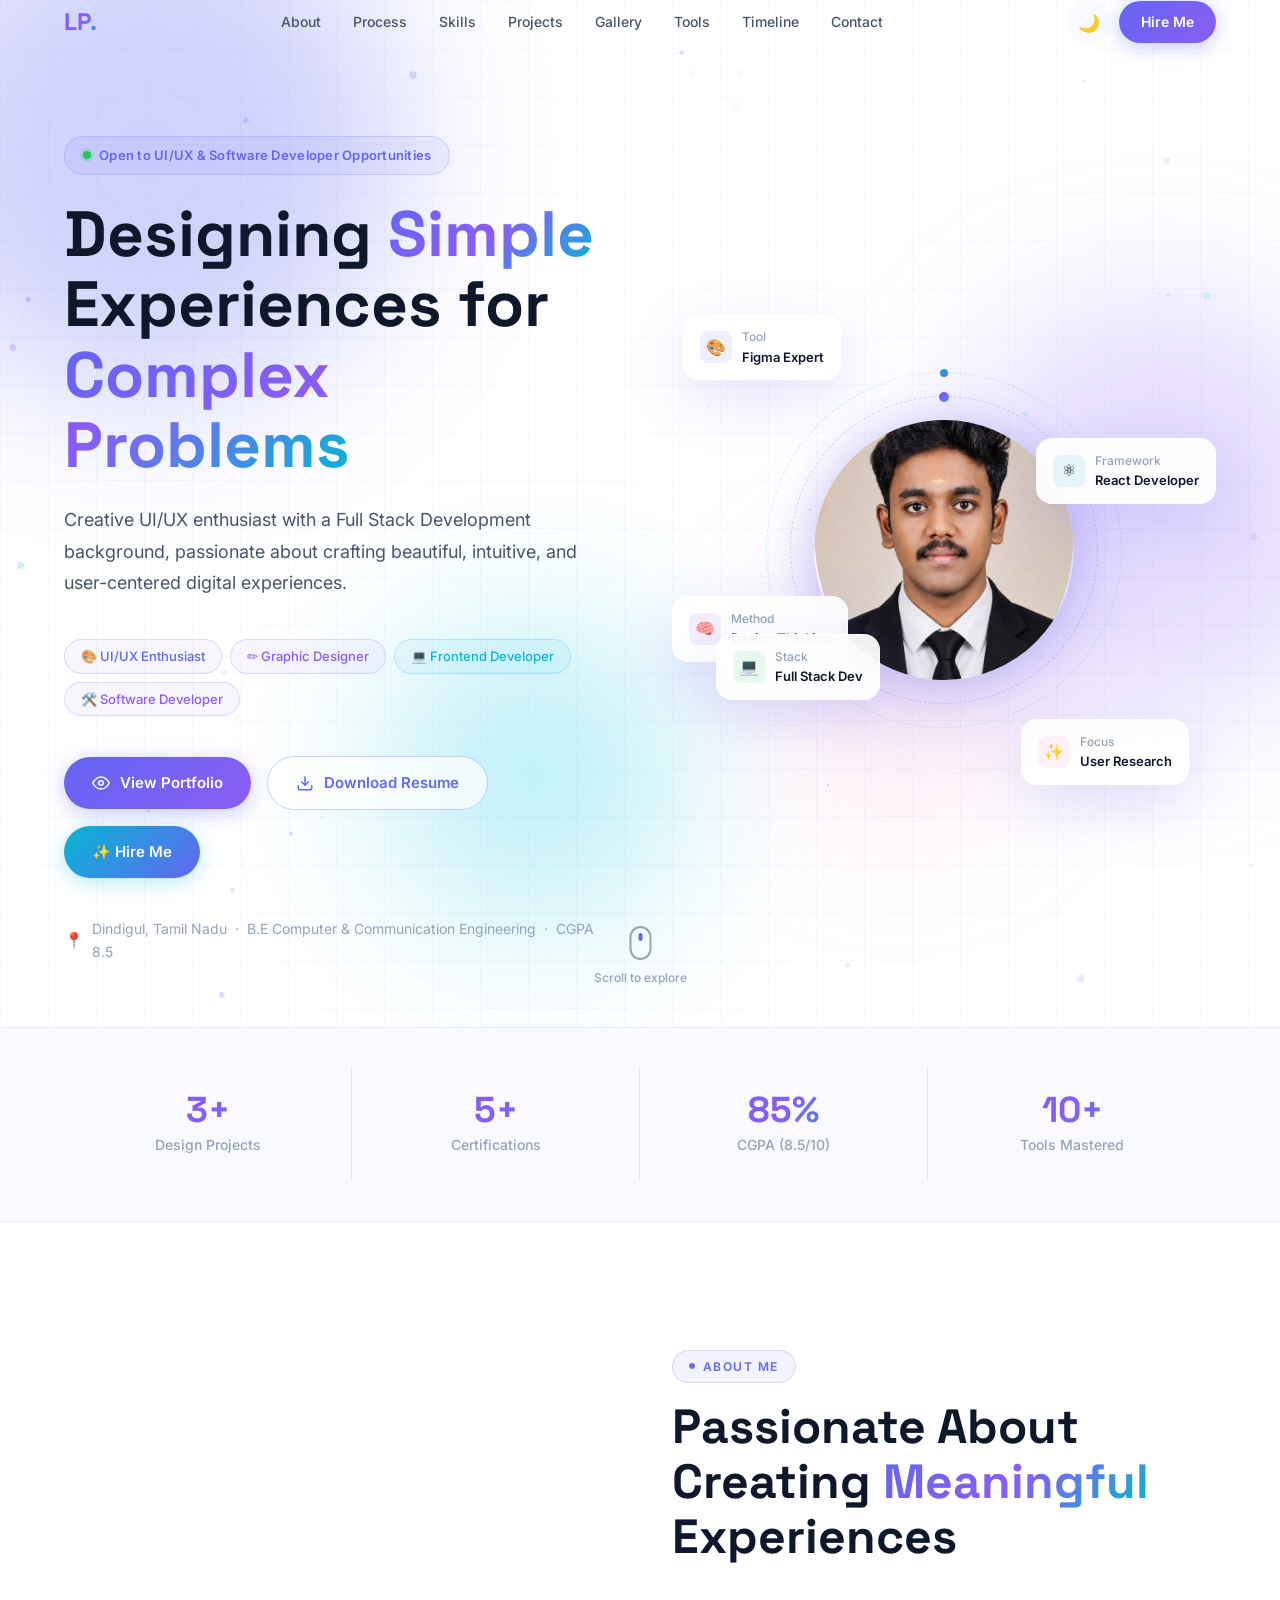
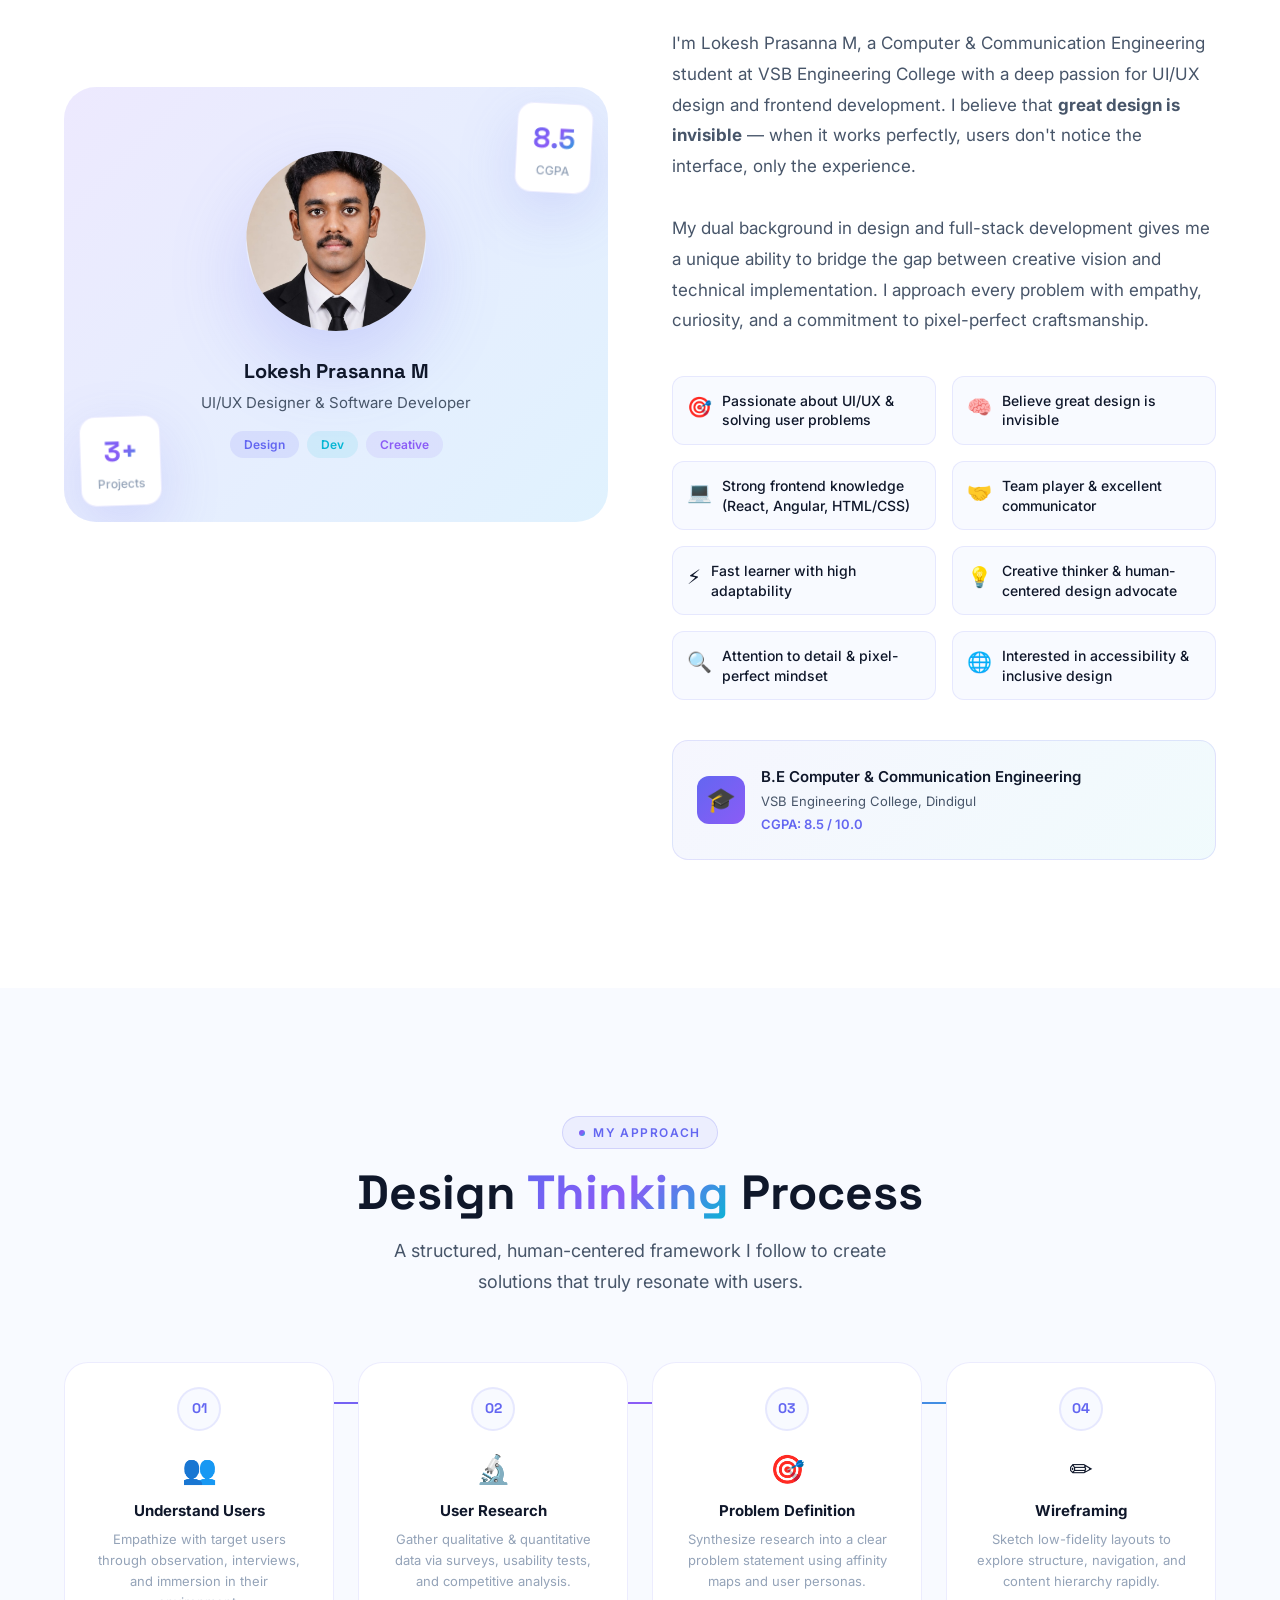
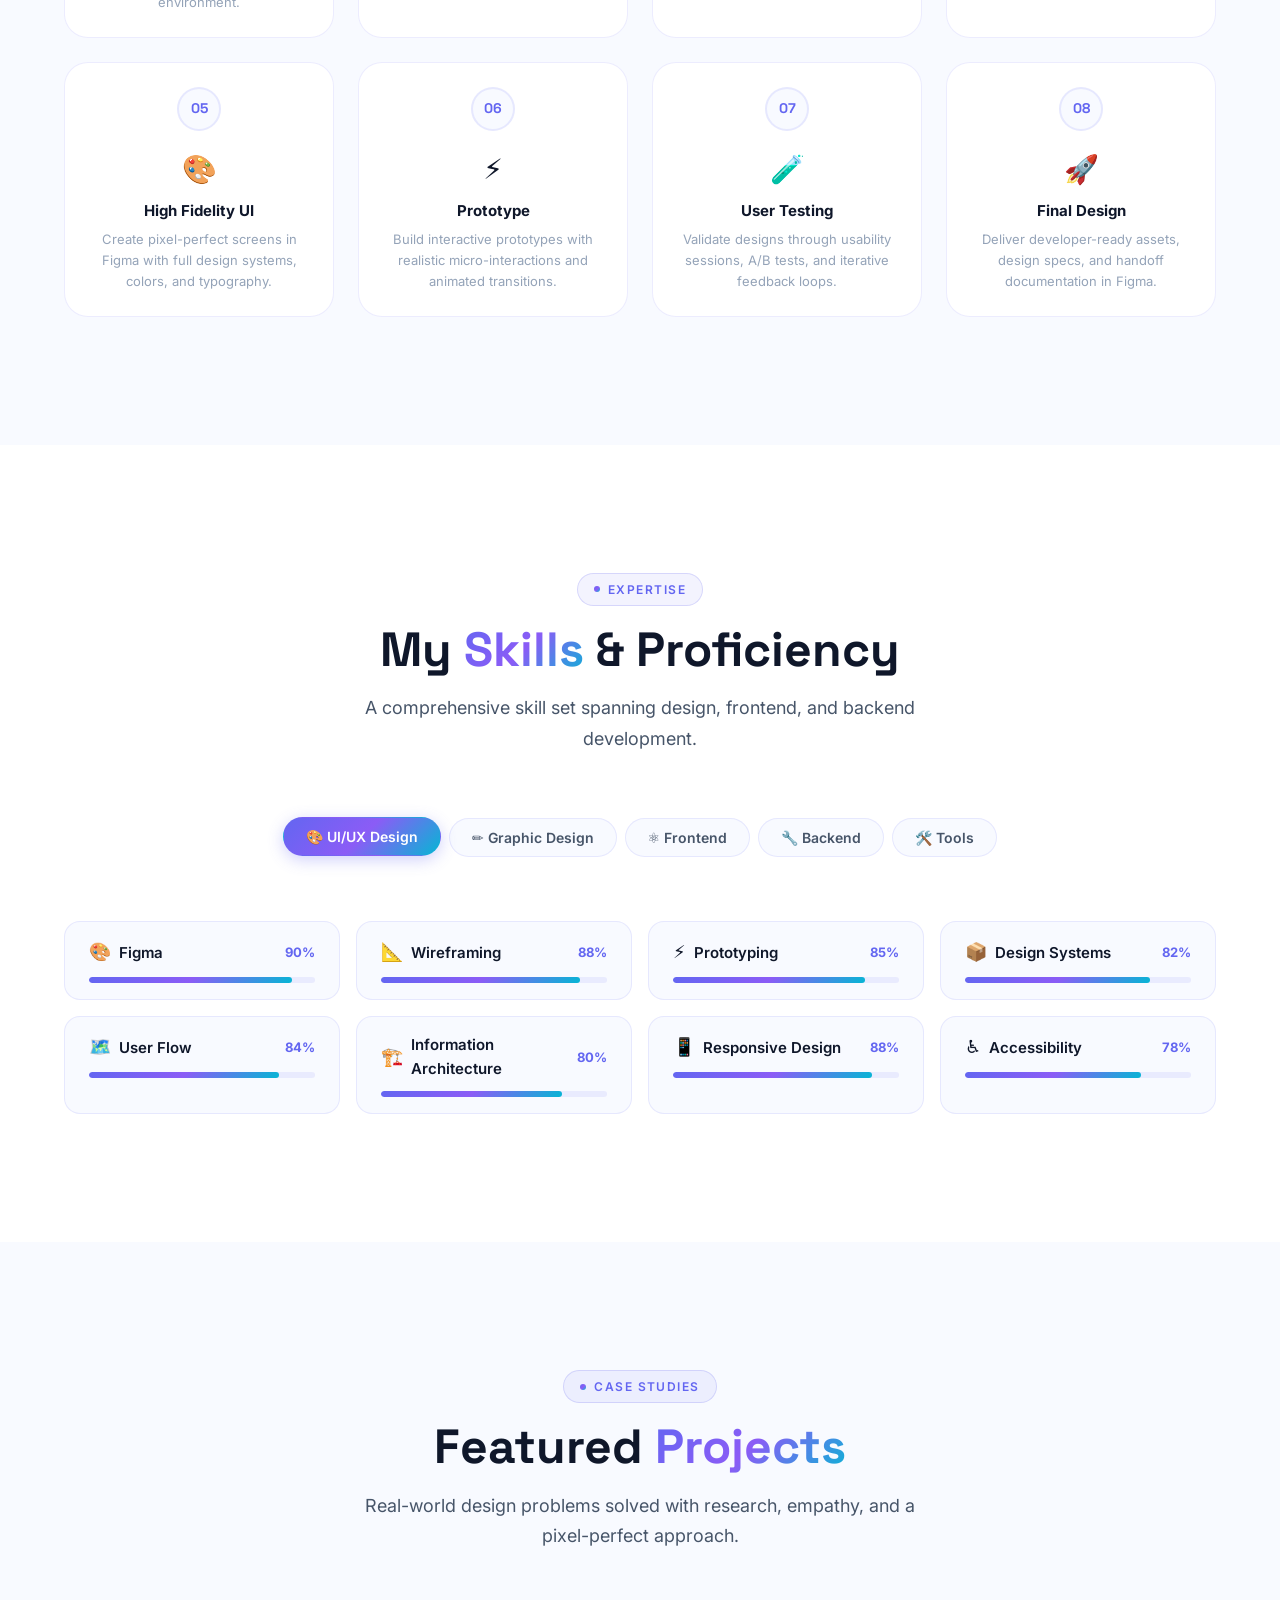
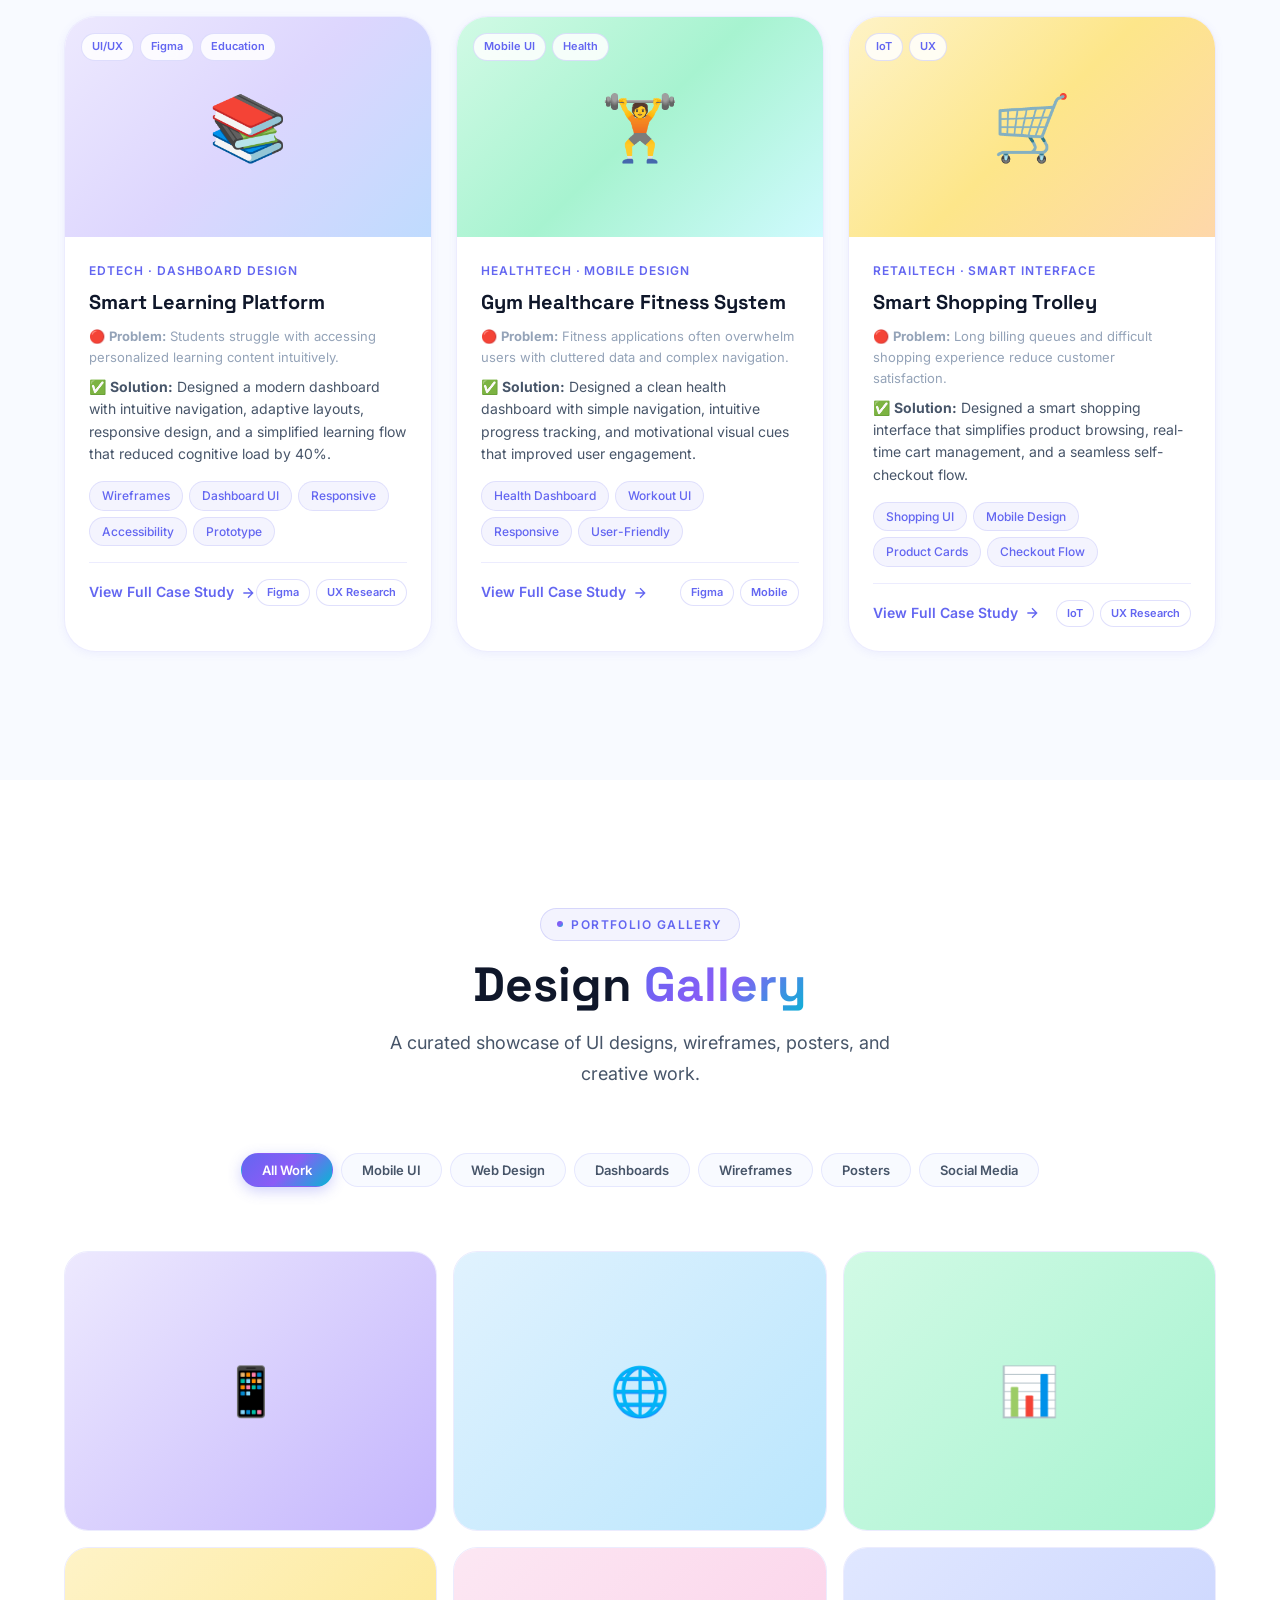
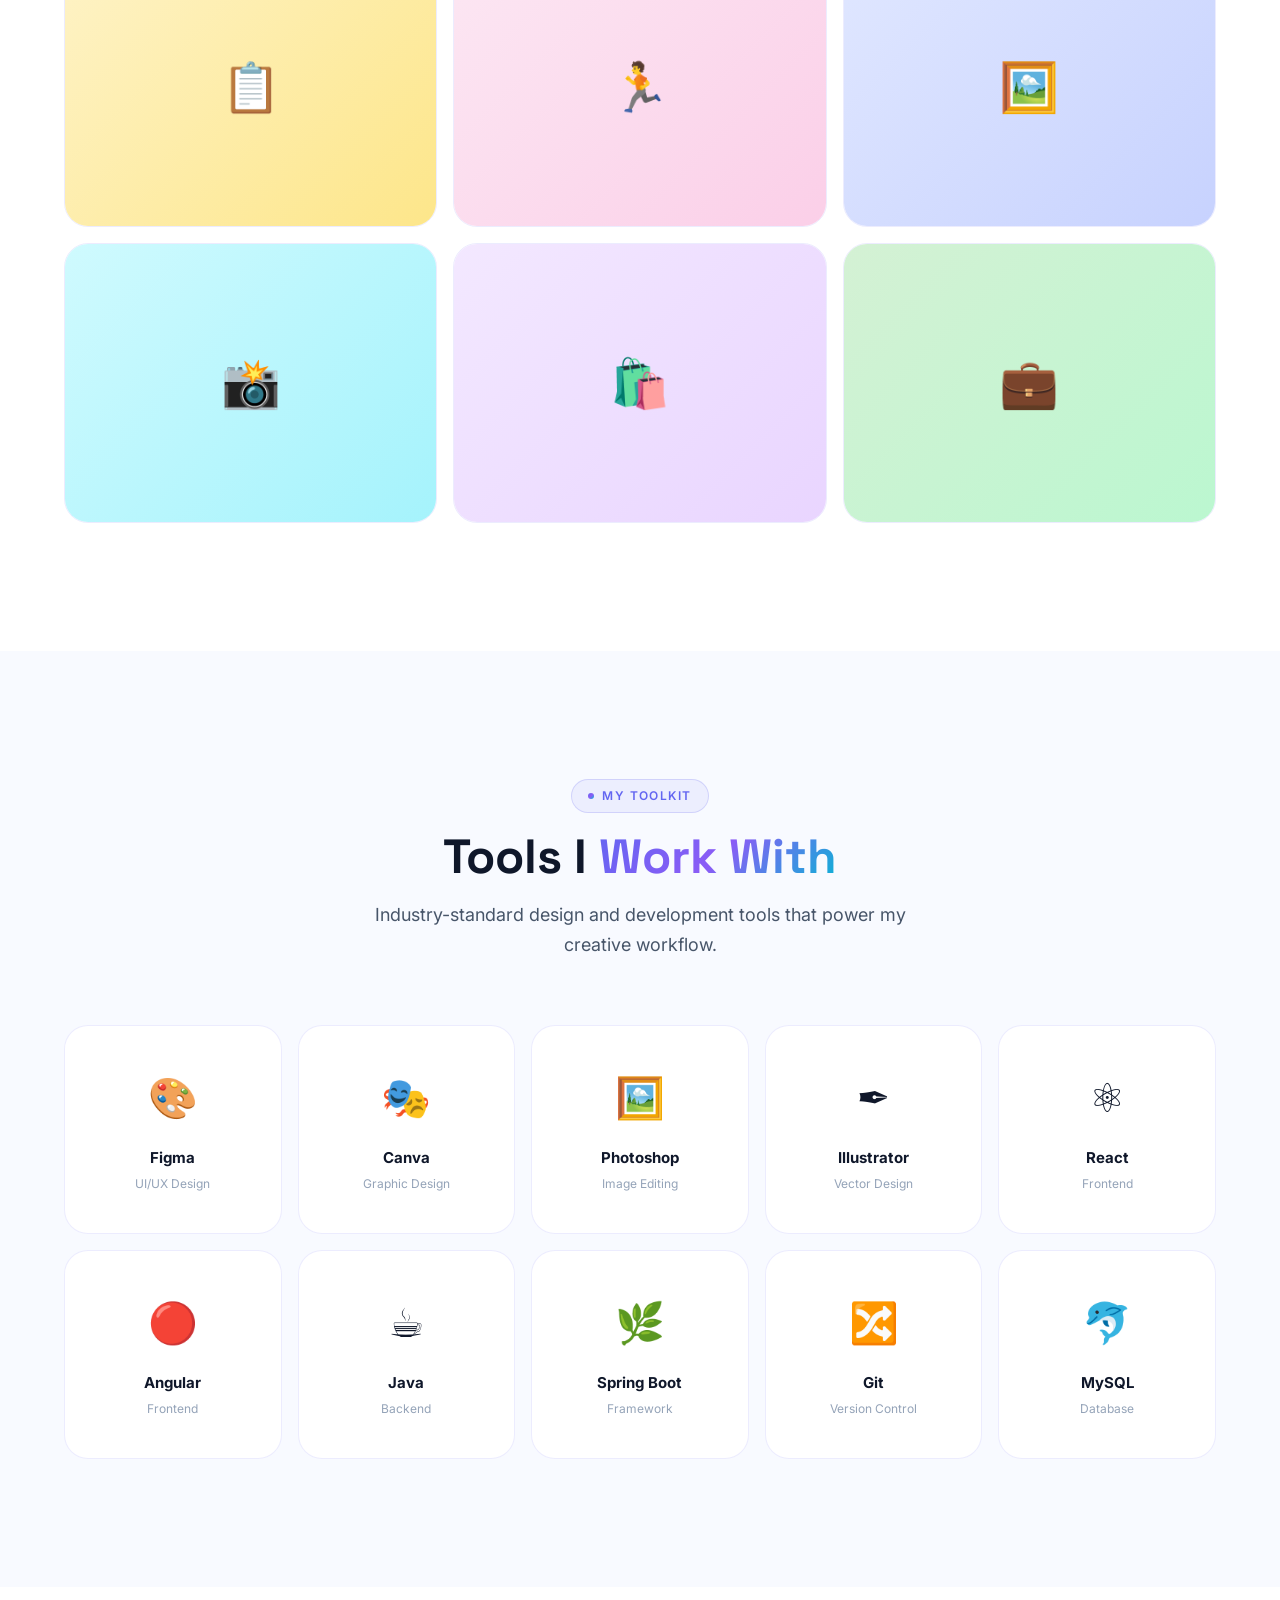
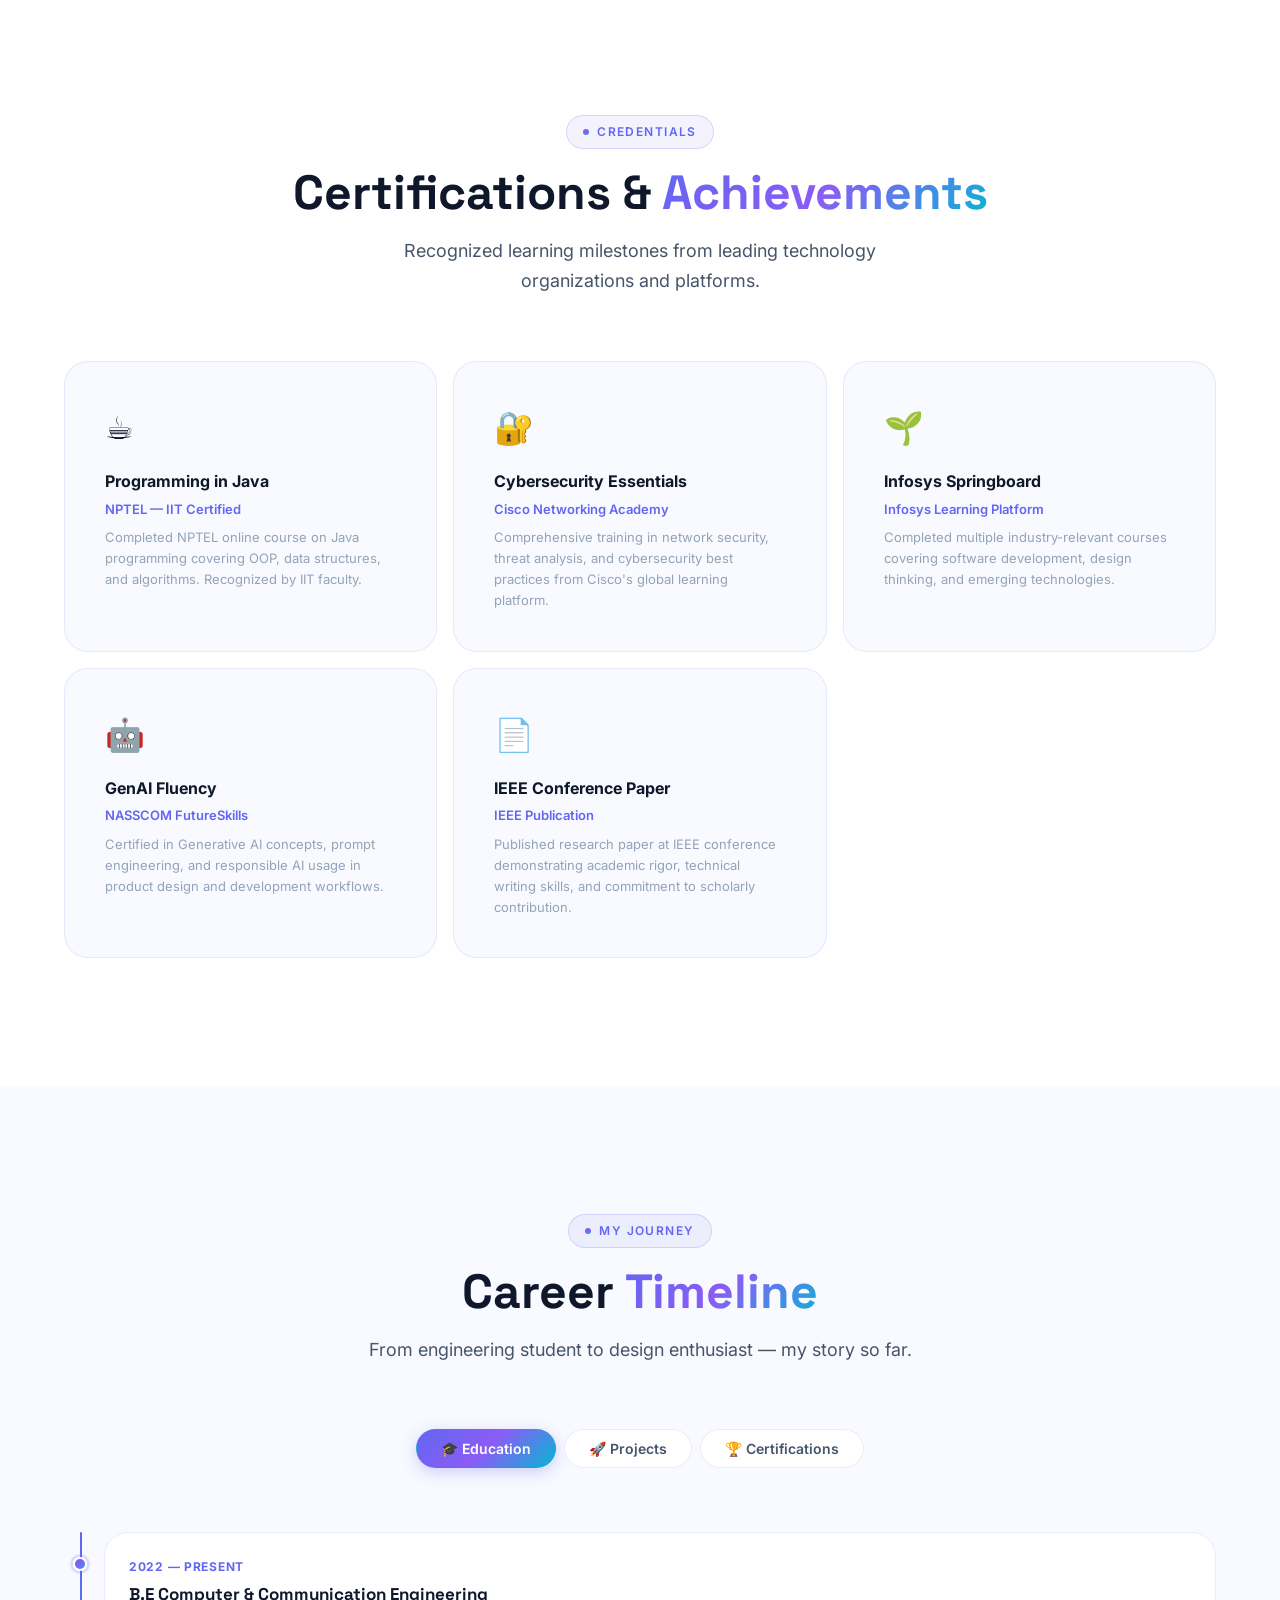
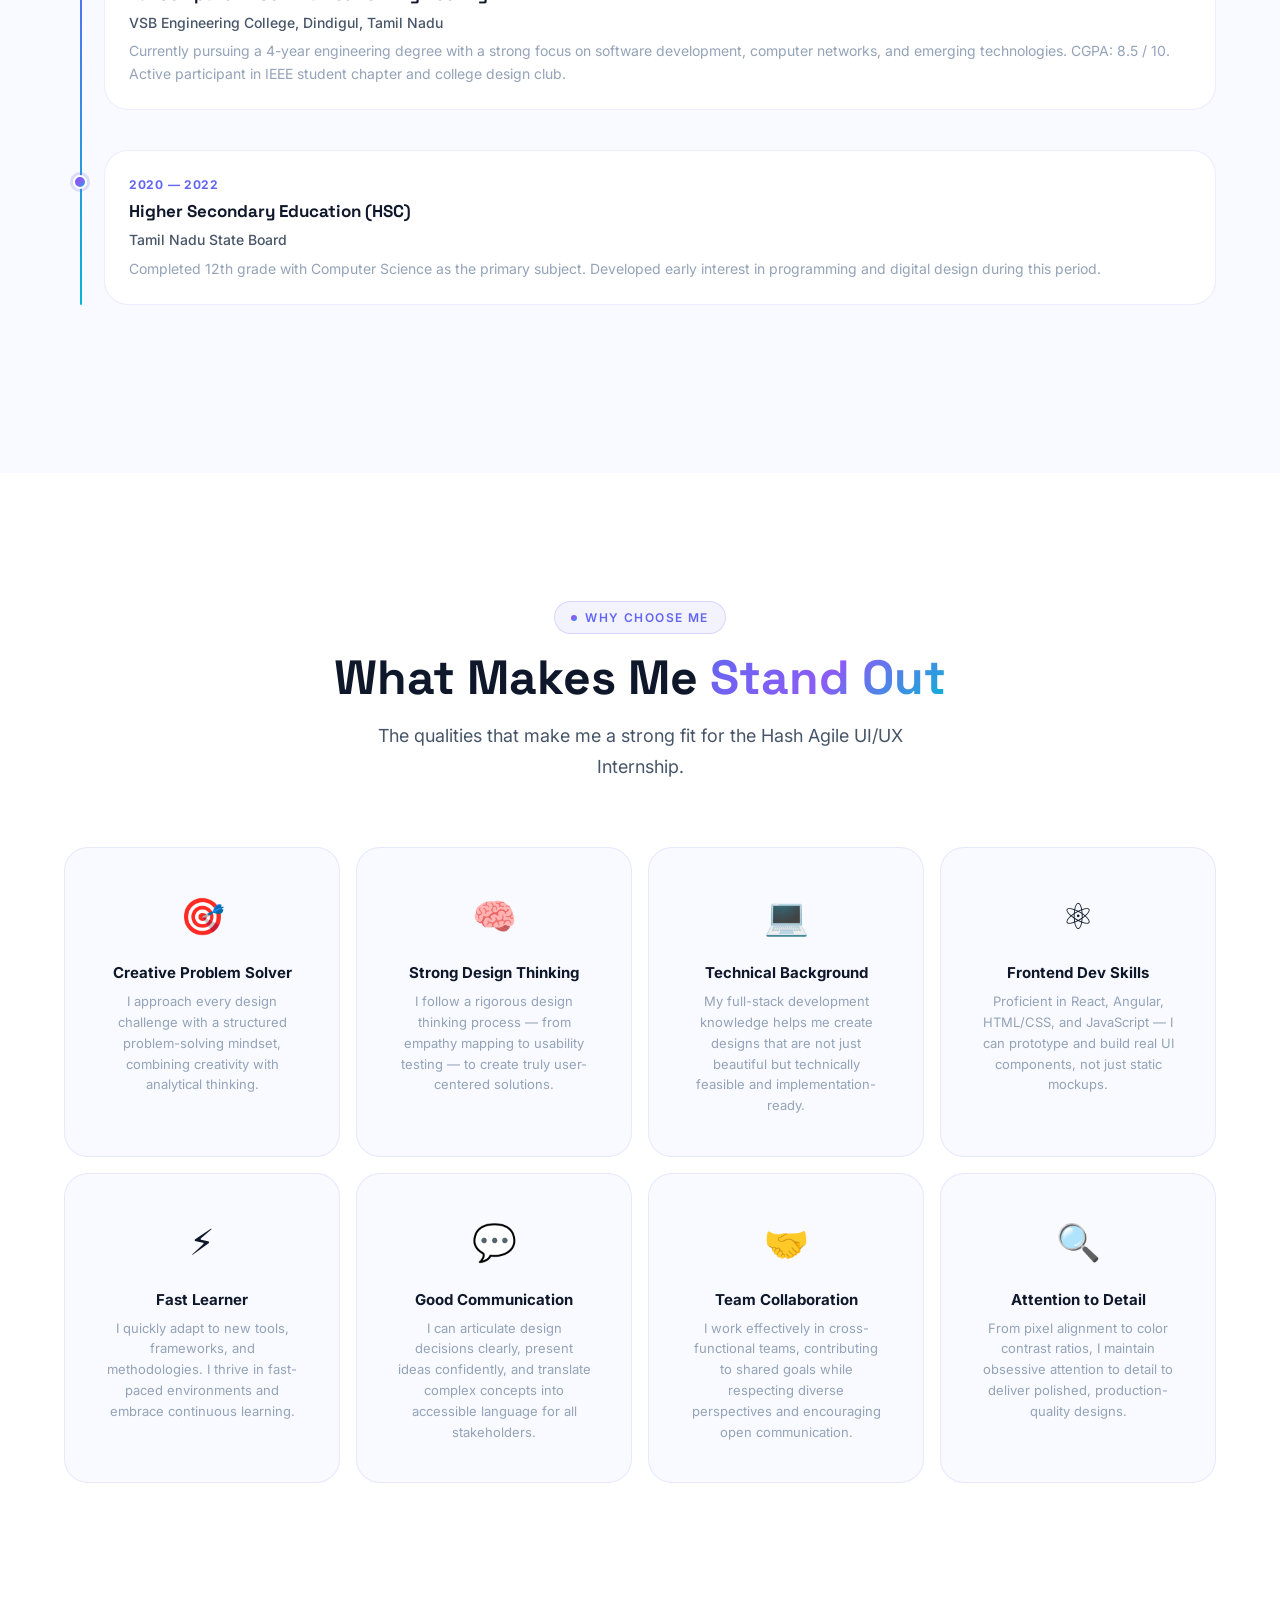
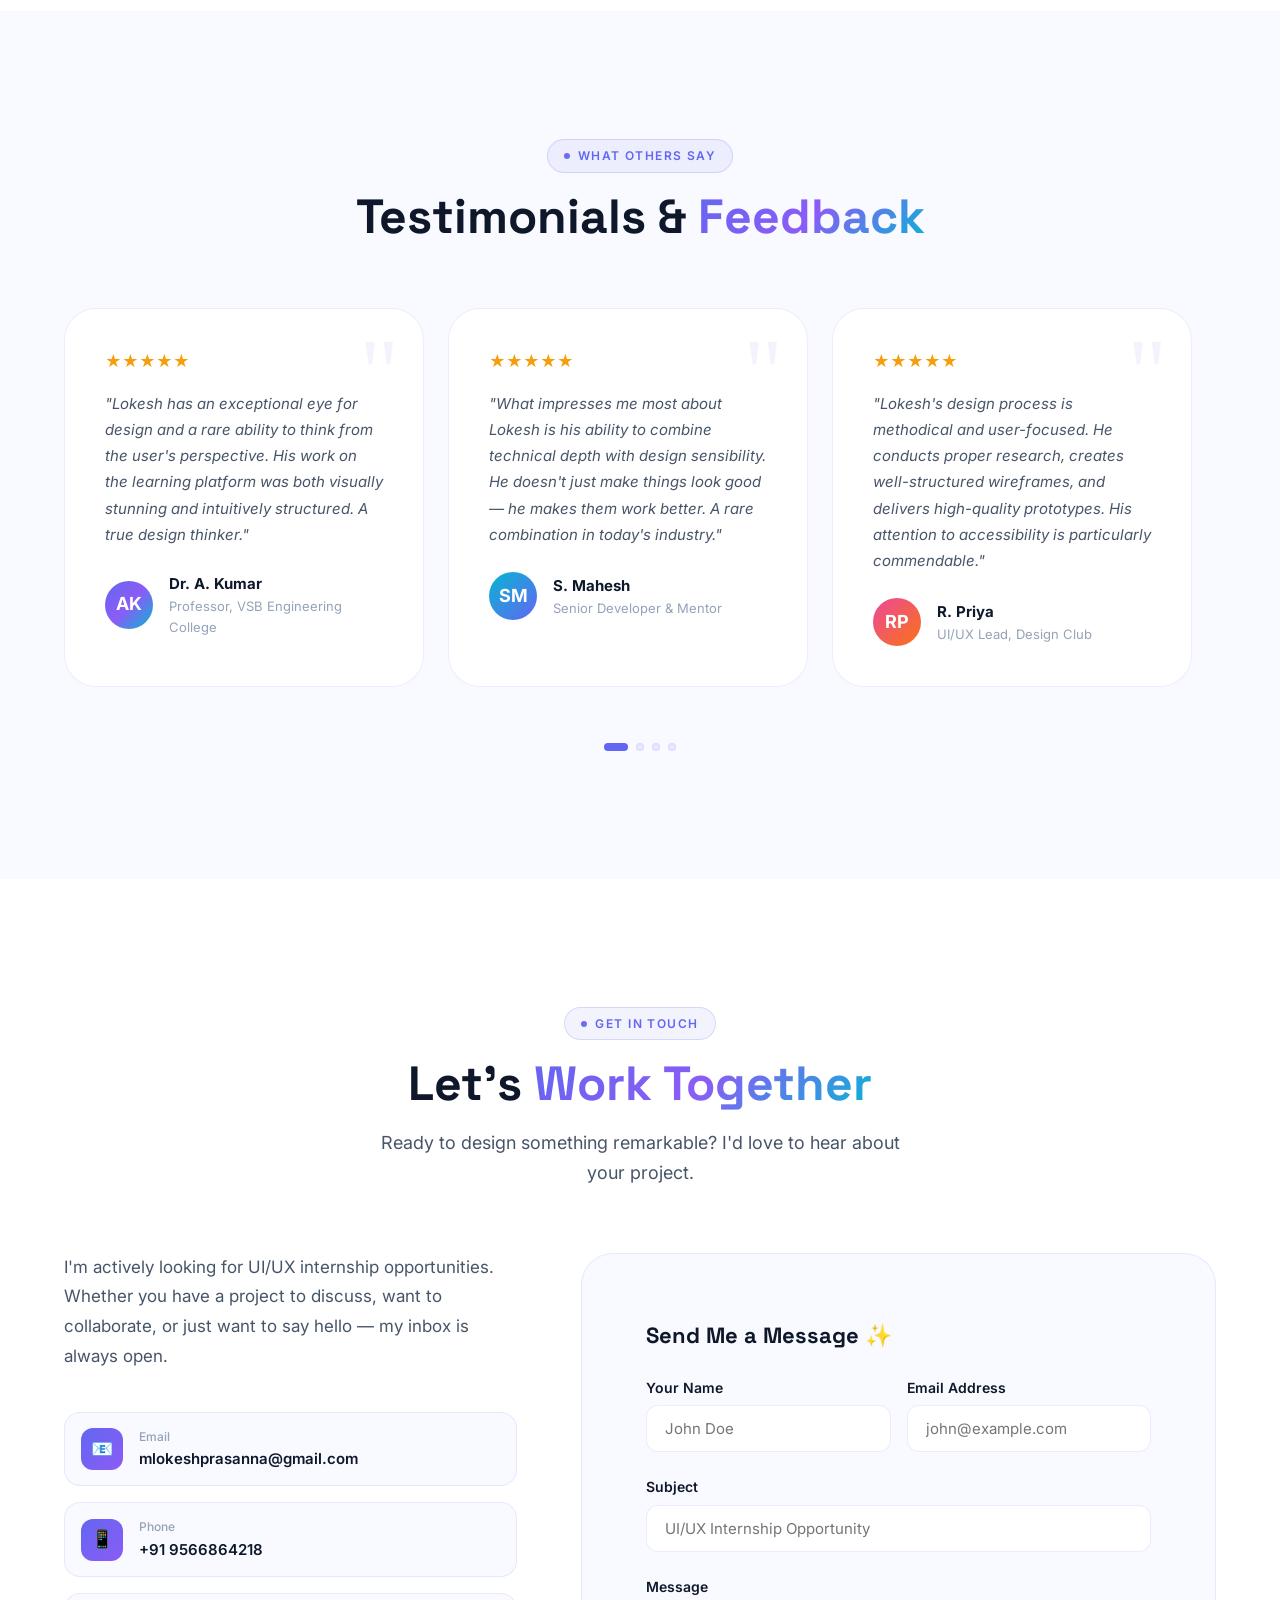
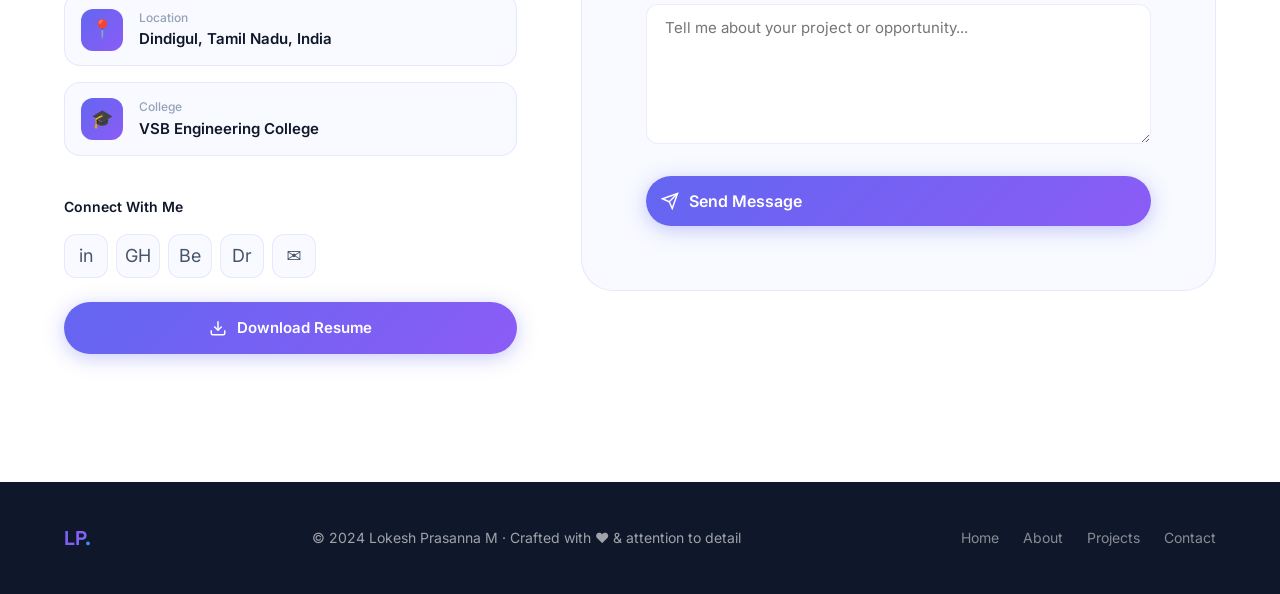
<file: index.html>
<!DOCTYPE html>
<html lang="en" data-theme="light">
<head>
  <meta charset="UTF-8" />
  <meta name="viewport" content="width=device-width, initial-scale=1.0" />
  <meta name="description" content="Lokesh Prasanna M — UI/UX Design Enthusiast &amp; Frontend Developer. Creative portfolio showcasing design thinking, visual design, and full-stack expertise." />
  <meta name="keywords" content="UI/UX Designer, Frontend Developer, Figma, Wireframing, Prototyping, Portfolio, Hash Agile" />
  <meta name="author" content="Lokesh Prasanna M" />
  <meta property="og:title" content="Lokesh Prasanna M — UI/UX Designer Portfolio" />
  <meta property="og:description" content="Designing Simple Experiences for Complex Problems" />
  <meta property="og:type" content="website" />
  <title>Lokesh Prasanna M — UI/UX Designer &amp; Frontend Developer</title>
  <!-- Favicon -->
  <link rel="icon" href="data:image/svg+xml,<svg xmlns='http://www.w3.org/2000/svg' viewBox='0 0 100 100'><text y='.9em' font-size='90'>🎨</text></svg>" />
  <!-- Google Fonts -->
  <link rel="preconnect" href="https://fonts.googleapis.com" />
  <link rel="preconnect" href="https://fonts.gstatic.com" crossorigin />
  <link href="https://fonts.googleapis.com/css2?family=Inter:wght@300;400;500;600;700;800;900&family=Space+Grotesk:wght@400;500;600;700&display=swap" rel="stylesheet" />
  <!-- Stylesheets -->
  <link rel="stylesheet" href="css/style.css" />
  <link rel="stylesheet" href="css/animations.css" />
  <link rel="stylesheet" href="css/dark-mode.css" />
</head>
<body>

<!-- Scroll Progress -->
<div id="scroll-progress"></div>

<!-- Cursor Glow -->
<div id="cursor-glow"></div>

<!-- Back to Top -->
<button id="back-to-top" aria-label="Back to top">↑</button>

<!-- ═══════════════════════════════════════════════════════════
     NAVIGATION
═══════════════════════════════════════════════════════════ -->
<nav id="navbar" role="navigation" aria-label="Main navigation">
  <div class="container">
    <div class="nav-inner">
      <a href="#hero" class="nav-logo">LP.</a>

      <ul class="nav-links" role="list">
        <li><a href="#about"    class="nav-link" id="nav-about">About</a></li>
        <li><a href="#process"  class="nav-link" id="nav-process">Process</a></li>
        <li><a href="#skills"   class="nav-link" id="nav-skills">Skills</a></li>
        <li><a href="#projects" class="nav-link" id="nav-projects">Projects</a></li>
        <li><a href="#gallery"  class="nav-link" id="nav-gallery">Gallery</a></li>
        <li><a href="#tools"    class="nav-link" id="nav-tools">Tools</a></li>
        <li><a href="#timeline" class="nav-link" id="nav-timeline">Timeline</a></li>
        <li><a href="#contact"  class="nav-link" id="nav-contact">Contact</a></li>
      </ul>

      <div class="nav-actions">
        <button class="dark-toggle" id="dark-toggle" aria-label="Toggle dark mode">
          <span id="icon-moon">🌙</span>
          <span id="icon-sun" style="display:none">☀️</span>
        </button>
        <a href="#contact" class="btn btn-primary" style="padding:10px 22px;font-size:0.875rem;">Hire Me</a>
        <button class="hamburger" id="hamburger" aria-label="Open menu" aria-expanded="false">
          <span></span><span></span><span></span>
        </button>
      </div>
    </div>
  </div>
</nav>

<!-- Mobile Menu -->
<nav id="mobile-menu" class="mobile-menu" aria-label="Mobile navigation">
  <a href="#about"    class="mobile-link">About</a>
  <a href="#process"  class="mobile-link">Process</a>
  <a href="#skills"   class="mobile-link">Skills</a>
  <a href="#projects" class="mobile-link">Projects</a>
  <a href="#gallery"  class="mobile-link">Gallery</a>
  <a href="#tools"    class="mobile-link">Tools</a>
  <a href="#certifications" class="mobile-link">Certifications</a>
  <a href="#timeline" class="mobile-link">Timeline</a>
  <a href="#contact"  class="mobile-link">Contact</a>
</nav>

<!-- ═══════════════════════════════════════════════════════════
     HERO
═══════════════════════════════════════════════════════════ -->
<section id="hero" aria-label="Hero section">
  <div class="hero-bg">
    <div class="blob blob-1"></div>
    <div class="blob blob-2"></div>
    <div class="blob blob-3"></div>
    <div class="blob blob-4"></div>
    <div class="hero-grid"></div>
    <canvas id="hero-canvas" style="position:absolute;inset:0;width:100%;height:100%;z-index:1;pointer-events:none;"></canvas>
  </div>

  <div class="container">
    <div class="hero-content">
      <!-- LEFT TEXT -->
      <div class="hero-text">
        <div class="hero-badge page-load page-load-1">
          <span class="pulse-dot"></span>
          Open to UI/UX &amp; Software Developer Opportunities
        </div>

        <h1 class="hero-title page-load page-load-2">
          Designing <span class="highlight">Simple</span><br/>
          Experiences for<br/>
          <span class="highlight">Complex Problems</span>
        </h1>

        <p class="hero-subtitle page-load page-load-3">
          Creative UI/UX enthusiast with a Full Stack Development background, passionate about crafting beautiful, intuitive, and user-centered digital experiences.
        </p>

        <div class="hero-roles page-load page-load-4">
          <span class="role-pill design">🎨 UI/UX Enthusiast</span>
          <span class="role-pill graphic">✏️ Graphic Designer</span>
          <span class="role-pill dev">💻 Frontend Developer</span>
          <span class="role-pill dev" style="color:var(--violet);background:rgba(139,92,246,0.06);border-color:rgba(139,92,246,0.2);">🛠️ Software Developer</span>
        </div>

        <div class="hero-cta page-load page-load-5">
          <a href="#projects" class="btn btn-primary" id="hero-portfolio-btn">
            <svg class="btn-icon" viewBox="0 0 24 24" fill="none" stroke="currentColor" stroke-width="2"><path d="M1 12s4-8 11-8 11 8 11 8-4 8-11 8-11-8-11-8z"/><circle cx="12" cy="12" r="3"/></svg>
            View Portfolio
          </a>
          <a href="assets/Resume.pdf" target="_blank" class="btn btn-secondary" id="hero-resume-btn">
            <svg class="btn-icon" viewBox="0 0 24 24" fill="none" stroke="currentColor" stroke-width="2"><path d="M21 15v4a2 2 0 0 1-2 2H5a2 2 0 0 1-2-2v-4"/><polyline points="7 10 12 15 17 10"/><line x1="12" y1="15" x2="12" y2="3"/></svg>
            Download Resume
          </a>
          <a href="#contact" class="btn btn-cyan" id="hero-hire-btn">
            ✨ Hire Me
          </a>
        </div>

        <div class="hero-meta page-load page-load-6">
          <span class="location-icon">📍</span>
          <span>Dindigul, Tamil Nadu &nbsp;·&nbsp; B.E Computer &amp; Communication Engineering &nbsp;·&nbsp; CGPA 8.5</span>
        </div>
      </div>

      <!-- RIGHT VISUAL -->
      <div class="hero-visual page-load page-load-3">
        <!-- Floating UI cards -->
        <div class="floating-card fc-figma">
          <div class="card-icon">🎨</div>
          <div>
            <div style="font-size:0.75rem;color:var(--text-muted);font-weight:500;">Tool</div>
            <div>Figma Expert</div>
          </div>
        </div>

        <div class="floating-card fc-react">
          <div class="card-icon">⚛️</div>
          <div>
            <div style="font-size:0.75rem;color:var(--text-muted);font-weight:500;">Framework</div>
            <div>React Developer</div>
          </div>
        </div>

        <div class="floating-card fc-ux">
          <div class="card-icon">🧠</div>
          <div>
            <div style="font-size:0.75rem;color:var(--text-muted);font-weight:500;">Method</div>
            <div>Design Thinking</div>
          </div>
        </div>

        <div class="floating-card fc-design">
          <div class="card-icon">✨</div>
          <div>
            <div style="font-size:0.75rem;color:var(--text-muted);font-weight:500;">Focus</div>
            <div>User Research</div>
          </div>
        </div>

        <div class="floating-card fc-code">
          <div class="card-icon">💻</div>
          <div>
            <div style="font-size:0.75rem;color:var(--text-muted);font-weight:500;">Stack</div>
            <div>Full Stack Dev</div>
          </div>
        </div>

        <!-- Avatar -->
        <div class="avatar-ring">
          <div class="orbit-ring orbit-ring-1">
            <div class="orbit-dot"></div>
          </div>
          <div class="orbit-ring orbit-ring-2">
            <div class="orbit-dot"></div>
          </div>
          <div class="avatar-circle" style="background:none;padding:0;overflow:hidden;">
            <img src="assets/images/lokesh.jpg" alt="Lokesh Prasanna M" style="width:100%;height:130%;object-fit:cover;object-position:center top;border-radius:50%;margin-top:-15%;" />
          </div>
        </div>
      </div>
    </div>
  </div>

  <!-- Scroll indicator -->
  <div class="scroll-indicator" aria-hidden="true">
    <div class="mouse"></div>
    <span>Scroll to explore</span>
  </div>
</section>

<!-- ═══════════════════════════════════════════════════════════
     STATS
═══════════════════════════════════════════════════════════ -->
<section id="stats" aria-label="Statistics">
  <div class="container">
    <div class="stats-grid">
      <div class="stat-item reveal">
        <div class="stat-number"><span class="count-up" data-target="3" data-suffix="+">0+</span></div>
        <div class="stat-label">Design Projects</div>
      </div>
      <div class="stat-item reveal" style="transition-delay:0.1s">
        <div class="stat-number"><span class="count-up" data-target="5" data-suffix="+">0+</span></div>
        <div class="stat-label">Certifications</div>
      </div>
      <div class="stat-item reveal" style="transition-delay:0.2s">
        <div class="stat-number"><span class="count-up" data-target="85" data-suffix="%">0%</span></div>
        <div class="stat-label">CGPA (8.5/10)</div>
      </div>
      <div class="stat-item reveal" style="transition-delay:0.3s">
        <div class="stat-number"><span class="count-up" data-target="10" data-suffix="+">0+</span></div>
        <div class="stat-label">Tools Mastered</div>
      </div>
    </div>
  </div>
</section>

<!-- ═══════════════════════════════════════════════════════════
     ABOUT
═══════════════════════════════════════════════════════════ -->
<section id="about" class="section-padding" aria-label="About Lokesh Prasanna">
  <div class="container">
    <div class="about-grid">
      <!-- Left visual -->
      <div class="about-image-wrap reveal-left">
        <div class="about-card-main">
          <div>
            <div class="about-avatar-large" style="background:none;padding:0;overflow:hidden;">
              <img src="assets/images/lokesh.jpg" alt="Lokesh Prasanna M" style="width:100%;height:130%;object-fit:cover;object-position:center top;border-radius:50%;margin-top:-15%;" />
            </div>
            <div style="text-align:center;">
              <div style="font-family:var(--font-display);font-size:1.25rem;font-weight:700;color:var(--text-primary);">Lokesh Prasanna M</div>
              <div style="color:var(--text-secondary);font-size:0.9375rem;margin-top:4px;">UI/UX Designer &amp; Software Developer</div>
              <div style="display:flex;gap:8px;justify-content:center;margin-top:16px;flex-wrap:wrap;">
                <span style="padding:4px 14px;border-radius:99px;background:rgba(99,102,241,0.12);color:var(--primary);font-size:0.75rem;font-weight:600;">Design</span>
                <span style="padding:4px 14px;border-radius:99px;background:rgba(6,182,212,0.1);color:var(--cyan);font-size:0.75rem;font-weight:600;">Dev</span>
                <span style="padding:4px 14px;border-radius:99px;background:rgba(139,92,246,0.1);color:var(--violet);font-size:0.75rem;font-weight:600;">Creative</span>
              </div>
            </div>
          </div>
          <!-- Floating info cards -->
          <div class="about-card-float top-right" style="top:16px;right:16px;transform:rotate(3deg);">
            <div class="about-info-card">
              <div class="number">8.5</div>
              <div class="label">CGPA</div>
            </div>
          </div>
          <div class="about-card-float bottom-left" style="bottom:16px;left:16px;transform:rotate(-2deg);">
            <div class="about-info-card">
              <div class="number">3+</div>
              <div class="label">Projects</div>
            </div>
          </div>
        </div>
      </div>

      <!-- Right text -->
      <div class="about-text reveal-right">
        <div class="section-header">
          <span class="section-label">About Me</span>
          <h2 class="section-title">Passionate About Creating <span class="text-gradient">Meaningful</span> Experiences</h2>
        </div>

        <p class="about-bio">
          I'm Lokesh Prasanna M, a Computer & Communication Engineering student at VSB Engineering College with a deep passion for UI/UX design and frontend development. I believe that <strong>great design is invisible</strong> — when it works perfectly, users don't notice the interface, only the experience.
        </p>
        <p class="about-bio" style="margin-top:-8px;">
          My dual background in design and full-stack development gives me a unique ability to bridge the gap between creative vision and technical implementation. I approach every problem with empathy, curiosity, and a commitment to pixel-perfect craftsmanship.
        </p>

        <div class="about-traits">
          <div class="trait-item">
            <span class="trait-icon">🎯</span>
            <span class="trait-text">Passionate about UI/UX &amp; solving user problems</span>
          </div>
          <div class="trait-item">
            <span class="trait-icon">🧠</span>
            <span class="trait-text">Believe great design is invisible</span>
          </div>
          <div class="trait-item">
            <span class="trait-icon">💻</span>
            <span class="trait-text">Strong frontend knowledge (React, Angular, HTML/CSS)</span>
          </div>
          <div class="trait-item">
            <span class="trait-icon">🤝</span>
            <span class="trait-text">Team player &amp; excellent communicator</span>
          </div>
          <div class="trait-item">
            <span class="trait-icon">⚡</span>
            <span class="trait-text">Fast learner with high adaptability</span>
          </div>
          <div class="trait-item">
            <span class="trait-icon">💡</span>
            <span class="trait-text">Creative thinker &amp; human-centered design advocate</span>
          </div>
          <div class="trait-item">
            <span class="trait-icon">🔍</span>
            <span class="trait-text">Attention to detail &amp; pixel-perfect mindset</span>
          </div>
          <div class="trait-item">
            <span class="trait-icon">🌐</span>
            <span class="trait-text">Interested in accessibility &amp; inclusive design</span>
          </div>
        </div>

        <div class="edu-card">
          <div class="edu-icon">🎓</div>
          <div class="edu-details">
            <div class="degree">B.E Computer &amp; Communication Engineering</div>
            <div class="college">VSB Engineering College, Dindigul</div>
            <div class="cgpa">CGPA: 8.5 / 10.0</div>
          </div>
        </div>
      </div>
    </div>
  </div>
</section>

<!-- ═══════════════════════════════════════════════════════════
     DESIGN PROCESS
═══════════════════════════════════════════════════════════ -->
<section id="process" class="section-padding" aria-label="Design process">
  <div class="container">
    <div class="section-header center reveal">
      <span class="section-label">My Approach</span>
      <h2 class="section-title">Design <span class="text-gradient">Thinking</span> Process</h2>
      <p class="section-subtitle">A structured, human-centered framework I follow to create solutions that truly resonate with users.</p>
    </div>

    <div class="process-timeline stagger-children">
      <div class="process-step shine-card">
        <div class="step-number">01</div>
        <div class="step-icon">👥</div>
        <h3 class="step-title">Understand Users</h3>
        <p class="step-desc">Empathize with target users through observation, interviews, and immersion in their environment.</p>
      </div>
      <div class="process-step shine-card">
        <div class="step-number">02</div>
        <div class="step-icon">🔬</div>
        <h3 class="step-title">User Research</h3>
        <p class="step-desc">Gather qualitative & quantitative data via surveys, usability tests, and competitive analysis.</p>
      </div>
      <div class="process-step shine-card">
        <div class="step-number">03</div>
        <div class="step-icon">🎯</div>
        <h3 class="step-title">Problem Definition</h3>
        <p class="step-desc">Synthesize research into a clear problem statement using affinity maps and user personas.</p>
      </div>
      <div class="process-step shine-card">
        <div class="step-number">04</div>
        <div class="step-icon">✏️</div>
        <h3 class="step-title">Wireframing</h3>
        <p class="step-desc">Sketch low-fidelity layouts to explore structure, navigation, and content hierarchy rapidly.</p>
      </div>
      <div class="process-step shine-card">
        <div class="step-number">05</div>
        <div class="step-icon">🎨</div>
        <h3 class="step-title">High Fidelity UI</h3>
        <p class="step-desc">Create pixel-perfect screens in Figma with full design systems, colors, and typography.</p>
      </div>
      <div class="process-step shine-card">
        <div class="step-number">06</div>
        <div class="step-icon">⚡</div>
        <h3 class="step-title">Prototype</h3>
        <p class="step-desc">Build interactive prototypes with realistic micro-interactions and animated transitions.</p>
      </div>
      <div class="process-step shine-card">
        <div class="step-number">07</div>
        <div class="step-icon">🧪</div>
        <h3 class="step-title">User Testing</h3>
        <p class="step-desc">Validate designs through usability sessions, A/B tests, and iterative feedback loops.</p>
      </div>
      <div class="process-step shine-card">
        <div class="step-number">08</div>
        <div class="step-icon">🚀</div>
        <h3 class="step-title">Final Design</h3>
        <p class="step-desc">Deliver developer-ready assets, design specs, and handoff documentation in Figma.</p>
      </div>
    </div>
  </div>
</section>

<!-- ═══════════════════════════════════════════════════════════
     SKILLS
═══════════════════════════════════════════════════════════ -->
<section id="skills" class="section-padding" aria-label="Skills">
  <div class="container">
    <div class="section-header center reveal">
      <span class="section-label">Expertise</span>
      <h2 class="section-title">My <span class="text-gradient">Skills</span> &amp; Proficiency</h2>
      <p class="section-subtitle">A comprehensive skill set spanning design, frontend, and backend development.</p>
    </div>

    <!-- Tabs -->
    <div class="skills-tabs reveal">
      <button class="skill-tab active" data-tab="uiux">🎨 UI/UX Design</button>
      <button class="skill-tab" data-tab="graphic">✏️ Graphic Design</button>
      <button class="skill-tab" data-tab="frontend">⚛️ Frontend</button>
      <button class="skill-tab" data-tab="backend">🔧 Backend</button>
      <button class="skill-tab" data-tab="tools">🛠️ Tools</button>
    </div>

    <!-- UI/UX Panel -->
    <div class="skills-panel active" id="skills-uiux">
      <div class="skill-item">
        <div class="skill-header">
          <span class="skill-name"><span class="skill-emoji">🎨</span> Figma</span>
          <span class="skill-pct">90%</span>
        </div>
        <div class="progress-bar"><div class="progress-fill" data-width="90%"></div></div>
      </div>
      <div class="skill-item">
        <div class="skill-header">
          <span class="skill-name"><span class="skill-emoji">📐</span> Wireframing</span>
          <span class="skill-pct">88%</span>
        </div>
        <div class="progress-bar"><div class="progress-fill" data-width="88%"></div></div>
      </div>
      <div class="skill-item">
        <div class="skill-header">
          <span class="skill-name"><span class="skill-emoji">⚡</span> Prototyping</span>
          <span class="skill-pct">85%</span>
        </div>
        <div class="progress-bar"><div class="progress-fill" data-width="85%"></div></div>
      </div>
      <div class="skill-item">
        <div class="skill-header">
          <span class="skill-name"><span class="skill-emoji">📦</span> Design Systems</span>
          <span class="skill-pct">82%</span>
        </div>
        <div class="progress-bar"><div class="progress-fill" data-width="82%"></div></div>
      </div>
      <div class="skill-item">
        <div class="skill-header">
          <span class="skill-name"><span class="skill-emoji">🗺️</span> User Flow</span>
          <span class="skill-pct">84%</span>
        </div>
        <div class="progress-bar"><div class="progress-fill" data-width="84%"></div></div>
      </div>
      <div class="skill-item">
        <div class="skill-header">
          <span class="skill-name"><span class="skill-emoji">🏗️</span> Information Architecture</span>
          <span class="skill-pct">80%</span>
        </div>
        <div class="progress-bar"><div class="progress-fill" data-width="80%"></div></div>
      </div>
      <div class="skill-item">
        <div class="skill-header">
          <span class="skill-name"><span class="skill-emoji">📱</span> Responsive Design</span>
          <span class="skill-pct">88%</span>
        </div>
        <div class="progress-bar"><div class="progress-fill" data-width="88%"></div></div>
      </div>
      <div class="skill-item">
        <div class="skill-header">
          <span class="skill-name"><span class="skill-emoji">♿</span> Accessibility</span>
          <span class="skill-pct">78%</span>
        </div>
        <div class="progress-bar"><div class="progress-fill" data-width="78%"></div></div>
      </div>
    </div>

    <!-- Graphic Design Panel -->
    <div class="skills-panel" id="skills-graphic">
      <div class="skill-item">
        <div class="skill-header">
          <span class="skill-name"><span class="skill-emoji">🎨</span> Canva</span>
          <span class="skill-pct">92%</span>
        </div>
        <div class="progress-bar"><div class="progress-fill" data-width="92%"></div></div>
      </div>
      <div class="skill-item">
        <div class="skill-header">
          <span class="skill-name"><span class="skill-emoji">🖼️</span> Adobe Photoshop</span>
          <span class="skill-pct">78%</span>
        </div>
        <div class="progress-bar"><div class="progress-fill" data-width="78%"></div></div>
      </div>
      <div class="skill-item">
        <div class="skill-header">
          <span class="skill-name"><span class="skill-emoji">✒️</span> Adobe Illustrator</span>
          <span class="skill-pct">75%</span>
        </div>
        <div class="progress-bar"><div class="progress-fill" data-width="75%"></div></div>
      </div>
      <div class="skill-item">
        <div class="skill-header">
          <span class="skill-name"><span class="skill-emoji">🔤</span> Typography</span>
          <span class="skill-pct">86%</span>
        </div>
        <div class="progress-bar"><div class="progress-fill" data-width="86%"></div></div>
      </div>
      <div class="skill-item">
        <div class="skill-header">
          <span class="skill-name"><span class="skill-emoji">🌈</span> Color Theory</span>
          <span class="skill-pct">88%</span>
        </div>
        <div class="progress-bar"><div class="progress-fill" data-width="88%"></div></div>
      </div>
      <div class="skill-item">
        <div class="skill-header">
          <span class="skill-name"><span class="skill-emoji">📢</span> Social Media Design</span>
          <span class="skill-pct">90%</span>
        </div>
        <div class="progress-bar"><div class="progress-fill" data-width="90%"></div></div>
      </div>
      <div class="skill-item">
        <div class="skill-header">
          <span class="skill-name"><span class="skill-emoji">🖼️</span> Poster Design</span>
          <span class="skill-pct">85%</span>
        </div>
        <div class="progress-bar"><div class="progress-fill" data-width="85%"></div></div>
      </div>
      <div class="skill-item">
        <div class="skill-header">
          <span class="skill-name"><span class="skill-emoji">🏷️</span> Banner Design</span>
          <span class="skill-pct">87%</span>
        </div>
        <div class="progress-bar"><div class="progress-fill" data-width="87%"></div></div>
      </div>
    </div>

    <!-- Frontend Panel -->
    <div class="skills-panel" id="skills-frontend">
      <div class="skill-item">
        <div class="skill-header">
          <span class="skill-name"><span class="skill-emoji">🌐</span> HTML5</span>
          <span class="skill-pct">95%</span>
        </div>
        <div class="progress-bar"><div class="progress-fill" data-width="95%"></div></div>
      </div>
      <div class="skill-item">
        <div class="skill-header">
          <span class="skill-name"><span class="skill-emoji">🎨</span> CSS3</span>
          <span class="skill-pct">92%</span>
        </div>
        <div class="progress-bar"><div class="progress-fill" data-width="92%"></div></div>
      </div>
      <div class="skill-item">
        <div class="skill-header">
          <span class="skill-name"><span class="skill-emoji">⚡</span> JavaScript</span>
          <span class="skill-pct">82%</span>
        </div>
        <div class="progress-bar"><div class="progress-fill" data-width="82%"></div></div>
      </div>
      <div class="skill-item">
        <div class="skill-header">
          <span class="skill-name"><span class="skill-emoji">⚛️</span> React</span>
          <span class="skill-pct">78%</span>
        </div>
        <div class="progress-bar"><div class="progress-fill" data-width="78%"></div></div>
      </div>
      <div class="skill-item">
        <div class="skill-header">
          <span class="skill-name"><span class="skill-emoji">🔴</span> Angular</span>
          <span class="skill-pct">72%</span>
        </div>
        <div class="progress-bar"><div class="progress-fill" data-width="72%"></div></div>
      </div>
    </div>

    <!-- Backend Panel -->
    <div class="skills-panel" id="skills-backend">
      <div class="skill-item">
        <div class="skill-header">
          <span class="skill-name"><span class="skill-emoji">☕</span> Java</span>
          <span class="skill-pct">82%</span>
        </div>
        <div class="progress-bar"><div class="progress-fill" data-width="82%"></div></div>
      </div>
      <div class="skill-item">
        <div class="skill-header">
          <span class="skill-name"><span class="skill-emoji">🌿</span> Spring Boot</span>
          <span class="skill-pct">76%</span>
        </div>
        <div class="progress-bar"><div class="progress-fill" data-width="76%"></div></div>
      </div>
      <div class="skill-item">
        <div class="skill-header">
          <span class="skill-name"><span class="skill-emoji">🐬</span> MySQL</span>
          <span class="skill-pct">80%</span>
        </div>
        <div class="progress-bar"><div class="progress-fill" data-width="80%"></div></div>
      </div>
      <div class="skill-item">
        <div class="skill-header">
          <span class="skill-name"><span class="skill-emoji">🍃</span> MongoDB</span>
          <span class="skill-pct">72%</span>
        </div>
        <div class="progress-bar"><div class="progress-fill" data-width="72%"></div></div>
      </div>
    </div>

    <!-- Tools Panel -->
    <div class="skills-panel" id="skills-tools">
      <div class="skill-item">
        <div class="skill-header">
          <span class="skill-name"><span class="skill-emoji">🔀</span> Git &amp; GitHub</span>
          <span class="skill-pct">85%</span>
        </div>
        <div class="progress-bar"><div class="progress-fill" data-width="85%"></div></div>
      </div>
      <div class="skill-item">
        <div class="skill-header">
          <span class="skill-name"><span class="skill-emoji">🏗️</span> Maven</span>
          <span class="skill-pct">72%</span>
        </div>
        <div class="progress-bar"><div class="progress-fill" data-width="72%"></div></div>
      </div>
      <div class="skill-item">
        <div class="skill-header">
          <span class="skill-name"><span class="skill-emoji">🐘</span> Gradle</span>
          <span class="skill-pct">68%</span>
        </div>
        <div class="progress-bar"><div class="progress-fill" data-width="68%"></div></div>
      </div>
    </div>
  </div>
</section>

<!-- ═══════════════════════════════════════════════════════════
     FEATURED PROJECTS
═══════════════════════════════════════════════════════════ -->
<section id="projects" class="section-padding" aria-label="Featured projects">
  <div class="container">
    <div class="section-header center reveal">
      <span class="section-label">Case Studies</span>
      <h2 class="section-title">Featured <span class="text-gradient">Projects</span></h2>
      <p class="section-subtitle">Real-world design problems solved with research, empathy, and a pixel-perfect approach.</p>
    </div>

    <div class="projects-grid stagger-children">

      <!-- Project 1 -->
      <article class="project-card tilt-card shine-card" role="article" aria-label="Smart Learning Platform project">
        <div class="project-thumb p1-bg">
          <div class="project-thumb-inner">📚</div>
          <div class="project-tags">
            <span class="tag">UI/UX</span>
            <span class="tag">Figma</span>
            <span class="tag">Education</span>
          </div>
          <div class="project-overlay">
            <a href="case-study-1.html" class="overlay-btn">View Case Study →</a>
          </div>
        </div>
        <div class="project-body">
          <div class="project-category">EdTech · Dashboard Design</div>
          <h3 class="project-title">Smart Learning Platform</h3>
          <p class="project-problem">🔴 <strong>Problem:</strong> Students struggle with accessing personalized learning content intuitively.</p>
          <p class="project-solution">✅ <strong>Solution:</strong> Designed a modern dashboard with intuitive navigation, adaptive layouts, responsive design, and a simplified learning flow that reduced cognitive load by 40%.</p>
          <div class="project-highlights">
            <span class="highlight-pill">Wireframes</span>
            <span class="highlight-pill">Dashboard UI</span>
            <span class="highlight-pill">Responsive</span>
            <span class="highlight-pill">Accessibility</span>
            <span class="highlight-pill">Prototype</span>
          </div>
          <div class="project-footer">
            <a href="case-study-1.html" class="view-case-study">
              View Full Case Study
              <svg viewBox="0 0 24 24" fill="none" stroke="currentColor" stroke-width="2"><path d="M5 12h14M12 5l7 7-7 7"/></svg>
            </a>
            <div style="display:flex;gap:6px;">
              <span class="tag">Figma</span>
              <span class="tag">UX Research</span>
            </div>
          </div>
        </div>
      </article>

      <!-- Project 2 -->
      <article class="project-card tilt-card shine-card" role="article" aria-label="Gym Healthcare Fitness System project">
        <div class="project-thumb p2-bg">
          <div class="project-thumb-inner">🏋️</div>
          <div class="project-tags">
            <span class="tag">Mobile UI</span>
            <span class="tag">Health</span>
          </div>
          <div class="project-overlay">
            <a href="case-study-2.html" class="overlay-btn">View Case Study →</a>
          </div>
        </div>
        <div class="project-body">
          <div class="project-category">HealthTech · Mobile Design</div>
          <h3 class="project-title">Gym Healthcare Fitness System</h3>
          <p class="project-problem">🔴 <strong>Problem:</strong> Fitness applications often overwhelm users with cluttered data and complex navigation.</p>
          <p class="project-solution">✅ <strong>Solution:</strong> Designed a clean health dashboard with simple navigation, intuitive progress tracking, and motivational visual cues that improved user engagement.</p>
          <div class="project-highlights">
            <span class="highlight-pill">Health Dashboard</span>
            <span class="highlight-pill">Workout UI</span>
            <span class="highlight-pill">Responsive</span>
            <span class="highlight-pill">User-Friendly</span>
          </div>
          <div class="project-footer">
            <a href="case-study-2.html" class="view-case-study">
              View Full Case Study
              <svg viewBox="0 0 24 24" fill="none" stroke="currentColor" stroke-width="2"><path d="M5 12h14M12 5l7 7-7 7"/></svg>
            </a>
            <div style="display:flex;gap:6px;">
              <span class="tag">Figma</span>
              <span class="tag">Mobile</span>
            </div>
          </div>
        </div>
      </article>

      <!-- Project 3 -->
      <article class="project-card tilt-card shine-card" role="article" aria-label="Smart Shopping Trolley project">
        <div class="project-thumb p3-bg">
          <div class="project-thumb-inner">🛒</div>
          <div class="project-tags">
            <span class="tag">IoT</span>
            <span class="tag">UX</span>
          </div>
          <div class="project-overlay">
            <a href="case-study-3.html" class="overlay-btn">View Case Study →</a>
          </div>
        </div>
        <div class="project-body">
          <div class="project-category">RetailTech · Smart Interface</div>
          <h3 class="project-title">Smart Shopping Trolley</h3>
          <p class="project-problem">🔴 <strong>Problem:</strong> Long billing queues and difficult shopping experience reduce customer satisfaction.</p>
          <p class="project-solution">✅ <strong>Solution:</strong> Designed a smart shopping interface that simplifies product browsing, real-time cart management, and a seamless self-checkout flow.</p>
          <div class="project-highlights">
            <span class="highlight-pill">Shopping UI</span>
            <span class="highlight-pill">Mobile Design</span>
            <span class="highlight-pill">Product Cards</span>
            <span class="highlight-pill">Checkout Flow</span>
          </div>
          <div class="project-footer">
            <a href="case-study-3.html" class="view-case-study">
              View Full Case Study
              <svg viewBox="0 0 24 24" fill="none" stroke="currentColor" stroke-width="2"><path d="M5 12h14M12 5l7 7-7 7"/></svg>
            </a>
            <div style="display:flex;gap:6px;">
              <span class="tag">IoT</span>
              <span class="tag">UX Research</span>
            </div>
          </div>
        </div>
      </article>

    </div>
  </div>
</section>

<!-- ═══════════════════════════════════════════════════════════
     GALLERY
═══════════════════════════════════════════════════════════ -->
<section id="gallery" class="section-padding" aria-label="Portfolio gallery">
  <div class="container">
    <div class="section-header center reveal">
      <span class="section-label">Portfolio Gallery</span>
      <h2 class="section-title">Design <span class="text-gradient">Gallery</span></h2>
      <p class="section-subtitle">A curated showcase of UI designs, wireframes, posters, and creative work.</p>
    </div>

    <!-- Filter -->
    <div class="gallery-filter reveal">
      <button class="filter-btn active" data-filter="all">All Work</button>
      <button class="filter-btn" data-filter="mobile">Mobile UI</button>
      <button class="filter-btn" data-filter="web">Web Design</button>
      <button class="filter-btn" data-filter="dashboard">Dashboards</button>
      <button class="filter-btn" data-filter="wireframe">Wireframes</button>
      <button class="filter-btn" data-filter="poster">Posters</button>
      <button class="filter-btn" data-filter="social">Social Media</button>
    </div>

    <div class="gallery-grid stagger-children">
      <div class="gallery-item shine-card" data-category="mobile" data-title="Learning App — Mobile UI" data-desc="A clean, intuitive mobile UI for the Smart Learning Platform. Features personalized course feeds, progress tracking, and a bottom navigation bar optimized for one-handed use. Designed with WCAG-compliant contrast ratios and scalable typography.">
        <div class="gallery-thumb" style="background:linear-gradient(135deg,#ede9fe,#c4b5fd);">📱</div>
        <div class="gallery-hover">
          <div class="gh-icon">📱</div>
          <div class="gh-title">Learning App — Mobile UI</div>
          <div class="gh-cat">Mobile Design</div>
        </div>
      </div>

      <div class="gallery-item shine-card" data-category="web" data-title="Portfolio Landing Page" data-desc="A premium landing page design concept for a creative agency. Features hero animation, glassmorphism cards, and a sophisticated color palette. Built with accessibility and performance in mind.">
        <div class="gallery-thumb" style="background:linear-gradient(135deg,#e0f2fe,#bae6fd);">🌐</div>
        <div class="gallery-hover">
          <div class="gh-icon">🌐</div>
          <div class="gh-title">Portfolio Landing Page</div>
          <div class="gh-cat">Web Design</div>
        </div>
      </div>

      <div class="gallery-item shine-card" data-category="dashboard" data-title="Health Analytics Dashboard" data-desc="A comprehensive health monitoring dashboard with real-time vitals, workout history charts, and a personalized recommendation engine. Designed for both gym trainers and fitness enthusiasts.">
        <div class="gallery-thumb" style="background:linear-gradient(135deg,#d1fae5,#a7f3d0);">📊</div>
        <div class="gallery-hover">
          <div class="gh-icon">📊</div>
          <div class="gh-title">Health Analytics Dashboard</div>
          <div class="gh-cat">Dashboard Design</div>
        </div>
      </div>

      <div class="gallery-item shine-card" data-category="wireframe" data-title="Shopping App Wireframes" data-desc="Low and mid-fidelity wireframes for the Smart Shopping Trolley application. Covers user onboarding, product scanning, cart management, and the self-checkout flow with clear information architecture.">
        <div class="gallery-thumb" style="background:linear-gradient(135deg,#fef3c7,#fde68a);">📋</div>
        <div class="gallery-hover">
          <div class="gh-icon">📋</div>
          <div class="gh-title">Shopping App Wireframes</div>
          <div class="gh-cat">Wireframes</div>
        </div>
      </div>

      <div class="gallery-item shine-card" data-category="mobile" data-title="Fitness Tracker App" data-desc="A minimalist fitness tracking application with daily goal rings, workout cards, and a clean onboarding flow. Uses a calming green and white palette to reduce app-induced anxiety.">
        <div class="gallery-thumb" style="background:linear-gradient(135deg,#fce7f3,#fbcfe8);">🏃</div>
        <div class="gallery-hover">
          <div class="gh-icon">🏃</div>
          <div class="gh-title">Fitness Tracker App</div>
          <div class="gh-cat">Mobile Design</div>
        </div>
      </div>

      <div class="gallery-item shine-card" data-category="poster" data-title="Tech Conference Poster" data-desc="A visually striking poster design for a technical conference, featuring bold typography, gradient accents, and a modern layout that captures attention while communicating key information clearly.">
        <div class="gallery-thumb" style="background:linear-gradient(135deg,#e0e7ff,#c7d2fe);">🖼️</div>
        <div class="gallery-hover">
          <div class="gh-icon">🖼️</div>
          <div class="gh-title">Tech Conference Poster</div>
          <div class="gh-cat">Poster Design</div>
        </div>
      </div>

      <div class="gallery-item shine-card" data-category="social" data-title="Social Media Campaign" data-desc="A cohesive social media design kit for a tech brand, featuring Instagram posts, stories, and LinkedIn banners. Maintains brand consistency across all formats while adapting to each platform's visual language.">
        <div class="gallery-thumb" style="background:linear-gradient(135deg,#cffafe,#a5f3fc);">📸</div>
        <div class="gallery-hover">
          <div class="gh-icon">📸</div>
          <div class="gh-title">Social Media Campaign</div>
          <div class="gh-cat">Social Media Design</div>
        </div>
      </div>

      <div class="gallery-item shine-card" data-category="dashboard" data-title="E-Commerce Admin Panel" data-desc="A feature-rich admin dashboard for an e-commerce platform, with real-time sales charts, inventory management, order tracking, and customer analytics. Designed for maximum efficiency and clarity.">
        <div class="gallery-thumb" style="background:linear-gradient(135deg,#f3e8ff,#e9d5ff);">🛍️</div>
        <div class="gallery-hover">
          <div class="gh-icon">🛍️</div>
          <div class="gh-title">E-Commerce Admin Panel</div>
          <div class="gh-cat">Dashboard Design</div>
        </div>
      </div>

      <div class="gallery-item shine-card" data-category="web" data-title="SaaS Landing Page" data-desc="A conversion-optimized SaaS landing page with a bold hero, feature sections, pricing cards, and social proof. Designed to maximize sign-up rates while maintaining a premium, trustworthy aesthetic.">
        <div class="gallery-thumb" style="background:linear-gradient(135deg,#d4f1d4,#bbf7d0);">💼</div>
        <div class="gallery-hover">
          <div class="gh-icon">💼</div>
          <div class="gh-title">SaaS Landing Page</div>
          <div class="gh-cat">Web Design</div>
        </div>
      </div>
    </div>
  </div>
</section>

<!-- ═══════════════════════════════════════════════════════════
     TOOLS
═══════════════════════════════════════════════════════════ -->
<section id="tools" class="section-padding" aria-label="Tools and technologies">
  <div class="container">
    <div class="section-header center reveal">
      <span class="section-label">My Toolkit</span>
      <h2 class="section-title">Tools I <span class="text-gradient">Work With</span></h2>
      <p class="section-subtitle">Industry-standard design and development tools that power my creative workflow.</p>
    </div>

    <div class="tools-grid stagger-children">
      <div class="tool-card shine-card">
        <div class="tool-icon">🎨</div>
        <div class="tool-name">Figma</div>
        <div class="tool-type">UI/UX Design</div>
      </div>
      <div class="tool-card shine-card">
        <div class="tool-icon">🎭</div>
        <div class="tool-name">Canva</div>
        <div class="tool-type">Graphic Design</div>
      </div>
      <div class="tool-card shine-card">
        <div class="tool-icon">🖼️</div>
        <div class="tool-name">Photoshop</div>
        <div class="tool-type">Image Editing</div>
      </div>
      <div class="tool-card shine-card">
        <div class="tool-icon">✒️</div>
        <div class="tool-name">Illustrator</div>
        <div class="tool-type">Vector Design</div>
      </div>
      <div class="tool-card shine-card">
        <div class="tool-icon">⚛️</div>
        <div class="tool-name">React</div>
        <div class="tool-type">Frontend</div>
      </div>
      <div class="tool-card shine-card">
        <div class="tool-icon">🔴</div>
        <div class="tool-name">Angular</div>
        <div class="tool-type">Frontend</div>
      </div>
      <div class="tool-card shine-card">
        <div class="tool-icon">☕</div>
        <div class="tool-name">Java</div>
        <div class="tool-type">Backend</div>
      </div>
      <div class="tool-card shine-card">
        <div class="tool-icon">🌿</div>
        <div class="tool-name">Spring Boot</div>
        <div class="tool-type">Framework</div>
      </div>
      <div class="tool-card shine-card">
        <div class="tool-icon">🔀</div>
        <div class="tool-name">Git</div>
        <div class="tool-type">Version Control</div>
      </div>
      <div class="tool-card shine-card">
        <div class="tool-icon">🐬</div>
        <div class="tool-name">MySQL</div>
        <div class="tool-type">Database</div>
      </div>
    </div>
  </div>
</section>

<!-- ═══════════════════════════════════════════════════════════
     CERTIFICATIONS
═══════════════════════════════════════════════════════════ -->
<section id="certifications" class="section-padding" aria-label="Certifications">
  <div class="container">
    <div class="section-header center reveal">
      <span class="section-label">Credentials</span>
      <h2 class="section-title">Certifications &amp; <span class="text-gradient">Achievements</span></h2>
      <p class="section-subtitle">Recognized learning milestones from leading technology organizations and platforms.</p>
    </div>

    <div class="certs-grid stagger-children">
      <div class="cert-card shine-card">
        <div class="cert-icon">☕</div>
        <div class="cert-title">Programming in Java</div>
        <div class="cert-issuer">NPTEL — IIT Certified</div>
        <div class="cert-desc">Completed NPTEL online course on Java programming covering OOP, data structures, and algorithms. Recognized by IIT faculty.</div>
      </div>
      <div class="cert-card shine-card">
        <div class="cert-icon">🔐</div>
        <div class="cert-title">Cybersecurity Essentials</div>
        <div class="cert-issuer">Cisco Networking Academy</div>
        <div class="cert-desc">Comprehensive training in network security, threat analysis, and cybersecurity best practices from Cisco's global learning platform.</div>
      </div>
      <div class="cert-card shine-card">
        <div class="cert-icon">🌱</div>
        <div class="cert-title">Infosys Springboard</div>
        <div class="cert-issuer">Infosys Learning Platform</div>
        <div class="cert-desc">Completed multiple industry-relevant courses covering software development, design thinking, and emerging technologies.</div>
      </div>
      <div class="cert-card shine-card">
        <div class="cert-icon">🤖</div>
        <div class="cert-title">GenAI Fluency</div>
        <div class="cert-issuer">NASSCOM FutureSkills</div>
        <div class="cert-desc">Certified in Generative AI concepts, prompt engineering, and responsible AI usage in product design and development workflows.</div>
      </div>
      <div class="cert-card shine-card">
        <div class="cert-icon">📄</div>
        <div class="cert-title">IEEE Conference Paper</div>
        <div class="cert-issuer">IEEE Publication</div>
        <div class="cert-desc">Published research paper at IEEE conference demonstrating academic rigor, technical writing skills, and commitment to scholarly contribution.</div>
      </div>
    </div>
  </div>
</section>

<!-- ═══════════════════════════════════════════════════════════
     TIMELINE
═══════════════════════════════════════════════════════════ -->
<section id="timeline" class="section-padding" aria-label="Career timeline">
  <div class="container">
    <div class="section-header center reveal">
      <span class="section-label">My Journey</span>
      <h2 class="section-title">Career <span class="text-gradient">Timeline</span></h2>
      <p class="section-subtitle">From engineering student to design enthusiast — my story so far.</p>
    </div>

    <div class="timeline-tabs reveal">
      <button class="timeline-tab active" data-tab="edu">🎓 Education</button>
      <button class="timeline-tab" data-tab="projects">🚀 Projects</button>
      <button class="timeline-tab" data-tab="certs">🏆 Certifications</button>
    </div>

    <!-- Education -->
    <div class="timeline-content active" id="tl-edu">
      <div class="timeline-entry reveal">
        <div class="entry-year">2022 — Present</div>
        <h3 class="entry-title">B.E Computer &amp; Communication Engineering</h3>
        <div class="entry-org">VSB Engineering College, Dindigul, Tamil Nadu</div>
        <div class="entry-desc">Currently pursuing a 4-year engineering degree with a strong focus on software development, computer networks, and emerging technologies. CGPA: 8.5 / 10. Active participant in IEEE student chapter and college design club.</div>
      </div>
      <div class="timeline-entry reveal">
        <div class="entry-year">2020 — 2022</div>
        <h3 class="entry-title">Higher Secondary Education (HSC)</h3>
        <div class="entry-org">Tamil Nadu State Board</div>
        <div class="entry-desc">Completed 12th grade with Computer Science as the primary subject. Developed early interest in programming and digital design during this period.</div>
      </div>
    </div>

    <!-- Projects -->
    <div class="timeline-content" id="tl-projects">
      <div class="timeline-entry reveal">
        <div class="entry-year">2024</div>
        <h3 class="entry-title">Smart Learning Platform</h3>
        <div class="entry-org">UI/UX Design Project · Figma</div>
        <div class="entry-desc">Designed a comprehensive e-learning platform with personalized dashboards, wireframes, and high-fidelity prototypes. Applied user research and usability testing methodologies.</div>
      </div>
      <div class="timeline-entry reveal">
        <div class="entry-year">2024</div>
        <h3 class="entry-title">Gym Healthcare Fitness System</h3>
        <div class="entry-org">Mobile UI Design · Figma + Canva</div>
        <div class="entry-desc">Created a health and fitness mobile app interface with clean data visualization, workout tracking, and a user-friendly onboarding experience.</div>
      </div>
      <div class="timeline-entry reveal">
        <div class="entry-year">2026</div>
        <h3 class="entry-title">Smart Shopping Trolley</h3>
        <div class="entry-org">IoT + UI Design · IEEE Conference</div>
        <div class="entry-desc">Developed the UI design for an IoT-based smart shopping trolley, enabling product scanning, real-time billing, and self-checkout. Published at IEEE conference.</div>
      </div>
    </div>

    <!-- Certifications -->
    <div class="timeline-content" id="tl-certs">
      <div class="timeline-entry reveal">
        <div class="entry-year">2024</div>
        <h3 class="entry-title">NASSCOM GenAI Fluency</h3>
        <div class="entry-org">NASSCOM FutureSkills Prime</div>
        <div class="entry-desc">Earned certification in Generative AI fundamentals, covering LLMs, prompt engineering, and ethical AI applications in design and tech.</div>
      </div>
      <div class="timeline-entry reveal">
        <div class="entry-year">2023</div>
        <h3 class="entry-title">Programming in Java — NPTEL</h3>
        <div class="entry-org">IIT via NPTEL</div>
        <div class="entry-desc">Completed 12-week online course on Java with IIT certification. Topics included OOP, exception handling, data structures, and multithreading.</div>
      </div>
      <div class="timeline-entry reveal">
        <div class="entry-year">2023</div>
        <h3 class="entry-title">Cybersecurity Essentials</h3>
        <div class="entry-org">Cisco Networking Academy</div>
        <div class="entry-desc">Completed Cisco's cybersecurity program covering network threats, encryption, firewalls, and ethical hacking fundamentals.</div>
      </div>
      <div class="timeline-entry reveal">
        <div class="entry-year">2023</div>
        <h3 class="entry-title">Infosys Springboard Courses</h3>
        <div class="entry-org">Infosys Learning Platform</div>
        <div class="entry-desc">Completed multiple professional development courses on Infosys Springboard including design thinking, agile methodologies, and full-stack development.</div>
      </div>
    </div>

  </div>
</section>

<!-- ═══════════════════════════════════════════════════════════
     WHY HIRE ME
═══════════════════════════════════════════════════════════ -->
<section id="why-hire" class="section-padding" aria-label="Why hire me">
  <div class="container">
    <div class="section-header center reveal">
      <span class="section-label">Why Choose Me</span>
      <h2 class="section-title">What Makes Me <span class="text-gradient">Stand Out</span></h2>
      <p class="section-subtitle">The qualities that make me a strong fit for the Hash Agile UI/UX Internship.</p>
    </div>

    <div class="why-grid stagger-children">
      <div class="why-card shine-card">
        <span class="why-icon">🎯</span>
        <h3 class="why-title">Creative Problem Solver</h3>
        <p class="why-desc">I approach every design challenge with a structured problem-solving mindset, combining creativity with analytical thinking.</p>
      </div>
      <div class="why-card shine-card">
        <span class="why-icon">🧠</span>
        <h3 class="why-title">Strong Design Thinking</h3>
        <p class="why-desc">I follow a rigorous design thinking process — from empathy mapping to usability testing — to create truly user-centered solutions.</p>
      </div>
      <div class="why-card shine-card">
        <span class="why-icon">💻</span>
        <h3 class="why-title">Technical Background</h3>
        <p class="why-desc">My full-stack development knowledge helps me create designs that are not just beautiful but technically feasible and implementation-ready.</p>
      </div>
      <div class="why-card shine-card">
        <span class="why-icon">⚛️</span>
        <h3 class="why-title">Frontend Dev Skills</h3>
        <p class="why-desc">Proficient in React, Angular, HTML/CSS, and JavaScript — I can prototype and build real UI components, not just static mockups.</p>
      </div>
      <div class="why-card shine-card">
        <span class="why-icon">⚡</span>
        <h3 class="why-title">Fast Learner</h3>
        <p class="why-desc">I quickly adapt to new tools, frameworks, and methodologies. I thrive in fast-paced environments and embrace continuous learning.</p>
      </div>
      <div class="why-card shine-card">
        <span class="why-icon">💬</span>
        <h3 class="why-title">Good Communication</h3>
        <p class="why-desc">I can articulate design decisions clearly, present ideas confidently, and translate complex concepts into accessible language for all stakeholders.</p>
      </div>
      <div class="why-card shine-card">
        <span class="why-icon">🤝</span>
        <h3 class="why-title">Team Collaboration</h3>
        <p class="why-desc">I work effectively in cross-functional teams, contributing to shared goals while respecting diverse perspectives and encouraging open communication.</p>
      </div>
      <div class="why-card shine-card">
        <span class="why-icon">🔍</span>
        <h3 class="why-title">Attention to Detail</h3>
        <p class="why-desc">From pixel alignment to color contrast ratios, I maintain obsessive attention to detail to deliver polished, production-quality designs.</p>
      </div>
    </div>
  </div>
</section>

<!-- ═══════════════════════════════════════════════════════════
     TESTIMONIALS
═══════════════════════════════════════════════════════════ -->
<section id="testimonials" class="section-padding" aria-label="Testimonials">
  <div class="container">
    <div class="section-header center reveal">
      <span class="section-label">What Others Say</span>
      <h2 class="section-title">Testimonials &amp; <span class="text-gradient">Feedback</span></h2>
    </div>

    <div class="testimonials-track reveal">
      <div class="testimonial-card tilt-card">
        <div class="testimonial-stars">★★★★★</div>
        <p class="testimonial-text">"Lokesh has an exceptional eye for design and a rare ability to think from the user's perspective. His work on the learning platform was both visually stunning and intuitively structured. A true design thinker."</p>
        <div class="testimonial-author">
          <div class="author-avatar" style="background:var(--grad-primary);">AK</div>
          <div>
            <div class="author-name">Dr. A. Kumar</div>
            <div class="author-title">Professor, VSB Engineering College</div>
          </div>
        </div>
      </div>
      <div class="testimonial-card tilt-card">
        <div class="testimonial-stars">★★★★★</div>
        <p class="testimonial-text">"What impresses me most about Lokesh is his ability to combine technical depth with design sensibility. He doesn't just make things look good — he makes them work better. A rare combination in today's industry."</p>
        <div class="testimonial-author">
          <div class="author-avatar" style="background:var(--grad-btn-cyan);">SM</div>
          <div>
            <div class="author-name">S. Mahesh</div>
            <div class="author-title">Senior Developer &amp; Mentor</div>
          </div>
        </div>
      </div>
      <div class="testimonial-card tilt-card">
        <div class="testimonial-stars">★★★★★</div>
        <p class="testimonial-text">"Lokesh's design process is methodical and user-focused. He conducts proper research, creates well-structured wireframes, and delivers high-quality prototypes. His attention to accessibility is particularly commendable."</p>
        <div class="testimonial-author">
          <div class="author-avatar" style="background:linear-gradient(135deg,#ec4899,#f97316);">RP</div>
          <div>
            <div class="author-name">R. Priya</div>
            <div class="author-title">UI/UX Lead, Design Club</div>
          </div>
        </div>
      </div>
      <div class="testimonial-card tilt-card">
        <div class="testimonial-stars">★★★★★</div>
        <p class="testimonial-text">"As a project team member, Lokesh consistently goes beyond what's asked. His creative contributions elevated our project's visual quality, and his collaborative spirit made the entire development process enjoyable."</p>
        <div class="testimonial-author">
          <div class="author-avatar" style="background:linear-gradient(135deg,#22c55e,#06b6d4);">VR</div>
          <div>
            <div class="author-name">V. Raj</div>
            <div class="author-title">Classmate &amp; Project Partner</div>
          </div>
        </div>
      </div>
    </div>

    <div class="testimonial-nav">
      <button class="t-dot active" aria-label="Testimonial 1"></button>
      <button class="t-dot" aria-label="Testimonial 2"></button>
      <button class="t-dot" aria-label="Testimonial 3"></button>
      <button class="t-dot" aria-label="Testimonial 4"></button>
    </div>
  </div>
</section>

<!-- ═══════════════════════════════════════════════════════════
     CONTACT
═══════════════════════════════════════════════════════════ -->
<section id="contact" class="section-padding" aria-label="Contact">
  <div class="container">
    <div class="section-header center reveal">
      <span class="section-label">Get In Touch</span>
      <h2 class="section-title">Let's <span class="text-gradient">Work Together</span></h2>
      <p class="section-subtitle">Ready to design something remarkable? I'd love to hear about your project.</p>
    </div>

    <div class="contact-grid">
      <!-- Left Info -->
      <div class="contact-info reveal-left">
        <p class="contact-intro">
          I'm actively looking for UI/UX internship opportunities. Whether you have a project to discuss, want to collaborate, or just want to say hello — my inbox is always open.
        </p>

        <div class="contact-items">
          <div class="contact-item">
            <div class="ci-icon">📧</div>
            <div>
              <div class="ci-label">Email</div>
              <a href="mailto:mlokeshprasanna@gmail.com" class="ci-value">mlokeshprasanna@gmail.com</a>
            </div>
          </div>
          <div class="contact-item">
            <div class="ci-icon">📱</div>
            <div>
              <div class="ci-label">Phone</div>
              <a href="tel:+919566864218" class="ci-value">+91 9566864218</a>
            </div>
          </div>
          <div class="contact-item">
            <div class="ci-icon">📍</div>
            <div>
              <div class="ci-label">Location</div>
              <div class="ci-value">Dindigul, Tamil Nadu, India</div>
            </div>
          </div>
          <div class="contact-item">
            <div class="ci-icon">🎓</div>
            <div>
              <div class="ci-label">College</div>
              <div class="ci-value">VSB Engineering College</div>
            </div>
          </div>
        </div>

        <div style="margin-bottom:var(--space-lg);">
          <div style="font-size:0.875rem;font-weight:600;color:var(--text-primary);margin-bottom:var(--space-md);">Connect With Me</div>
          <div class="social-links">
            <a href="#" class="social-btn" aria-label="LinkedIn" title="LinkedIn">in</a>
            <a href="#" class="social-btn" aria-label="GitHub" title="GitHub">GH</a>
            <a href="#" class="social-btn" aria-label="Behance" title="Behance">Be</a>
            <a href="#" class="social-btn" aria-label="Dribbble" title="Dribbble">Dr</a>
            <a href="#" class="social-btn" aria-label="Email" title="Email">✉️</a>
          </div>
        </div>

        <a href="assets/Resume.pdf" target="_blank" class="btn btn-primary" style="width:100%;justify-content:center;">
          <svg class="btn-icon" viewBox="0 0 24 24" fill="none" stroke="currentColor" stroke-width="2"><path d="M21 15v4a2 2 0 0 1-2 2H5a2 2 0 0 1-2-2v-4"/><polyline points="7 10 12 15 17 10"/><line x1="12" y1="15" x2="12" y2="3"/></svg>
          Download Resume
        </a>
      </div>

      <!-- Right Form -->
      <div class="reveal-right">
        <div class="contact-form-card">
          <h3 style="font-family:var(--font-display);font-size:1.375rem;font-weight:700;color:var(--text-primary);margin-bottom:var(--space-lg);">Send Me a Message ✨</h3>
          <form id="contact-form" novalidate>
            <div class="form-row">
              <div class="form-group">
                <label class="form-label" for="contact-name">Your Name</label>
                <input class="form-input" type="text" id="contact-name" name="name" placeholder="John Doe" required autocomplete="name" />
              </div>
              <div class="form-group">
                <label class="form-label" for="contact-email">Email Address</label>
                <input class="form-input" type="email" id="contact-email" name="email" placeholder="john@example.com" required autocomplete="email" />
              </div>
            </div>
            <div class="form-group">
              <label class="form-label" for="contact-subject">Subject</label>
              <input class="form-input" type="text" id="contact-subject" name="subject" placeholder="UI/UX Internship Opportunity" required />
            </div>
            <div class="form-group">
              <label class="form-label" for="contact-message">Message</label>
              <textarea class="form-textarea" id="contact-message" name="message" placeholder="Tell me about your project or opportunity..." required></textarea>
            </div>
            <button type="submit" class="btn btn-primary form-submit" id="contact-submit">
              <svg class="btn-icon" viewBox="0 0 24 24" fill="none" stroke="currentColor" stroke-width="2"><line x1="22" y1="2" x2="11" y2="13"/><polygon points="22 2 15 22 11 13 2 9 22 2"/></svg>
              Send Message
            </button>
          </form>
        </div>
      </div>
    </div>
  </div>
</section>

<!-- ═══════════════════════════════════════════════════════════
     FOOTER
═══════════════════════════════════════════════════════════ -->
<footer role="contentinfo">
  <div class="container">
    <div class="footer-inner">
      <div class="footer-logo">LP.</div>
      <p class="footer-copy">© 2024 Lokesh Prasanna M · Crafted with ❤️ &amp; attention to detail</p>
      <div class="footer-links">
        <a href="#hero">Home</a>
        <a href="#about">About</a>
        <a href="#projects">Projects</a>
        <a href="#contact">Contact</a>
      </div>
    </div>
  </div>
</footer>

<!-- Scripts -->
<script src="js/particles.js"></script>
<script src="js/animations.js"></script>
<script src="js/main.js"></script>

</body>
</html>
</file>
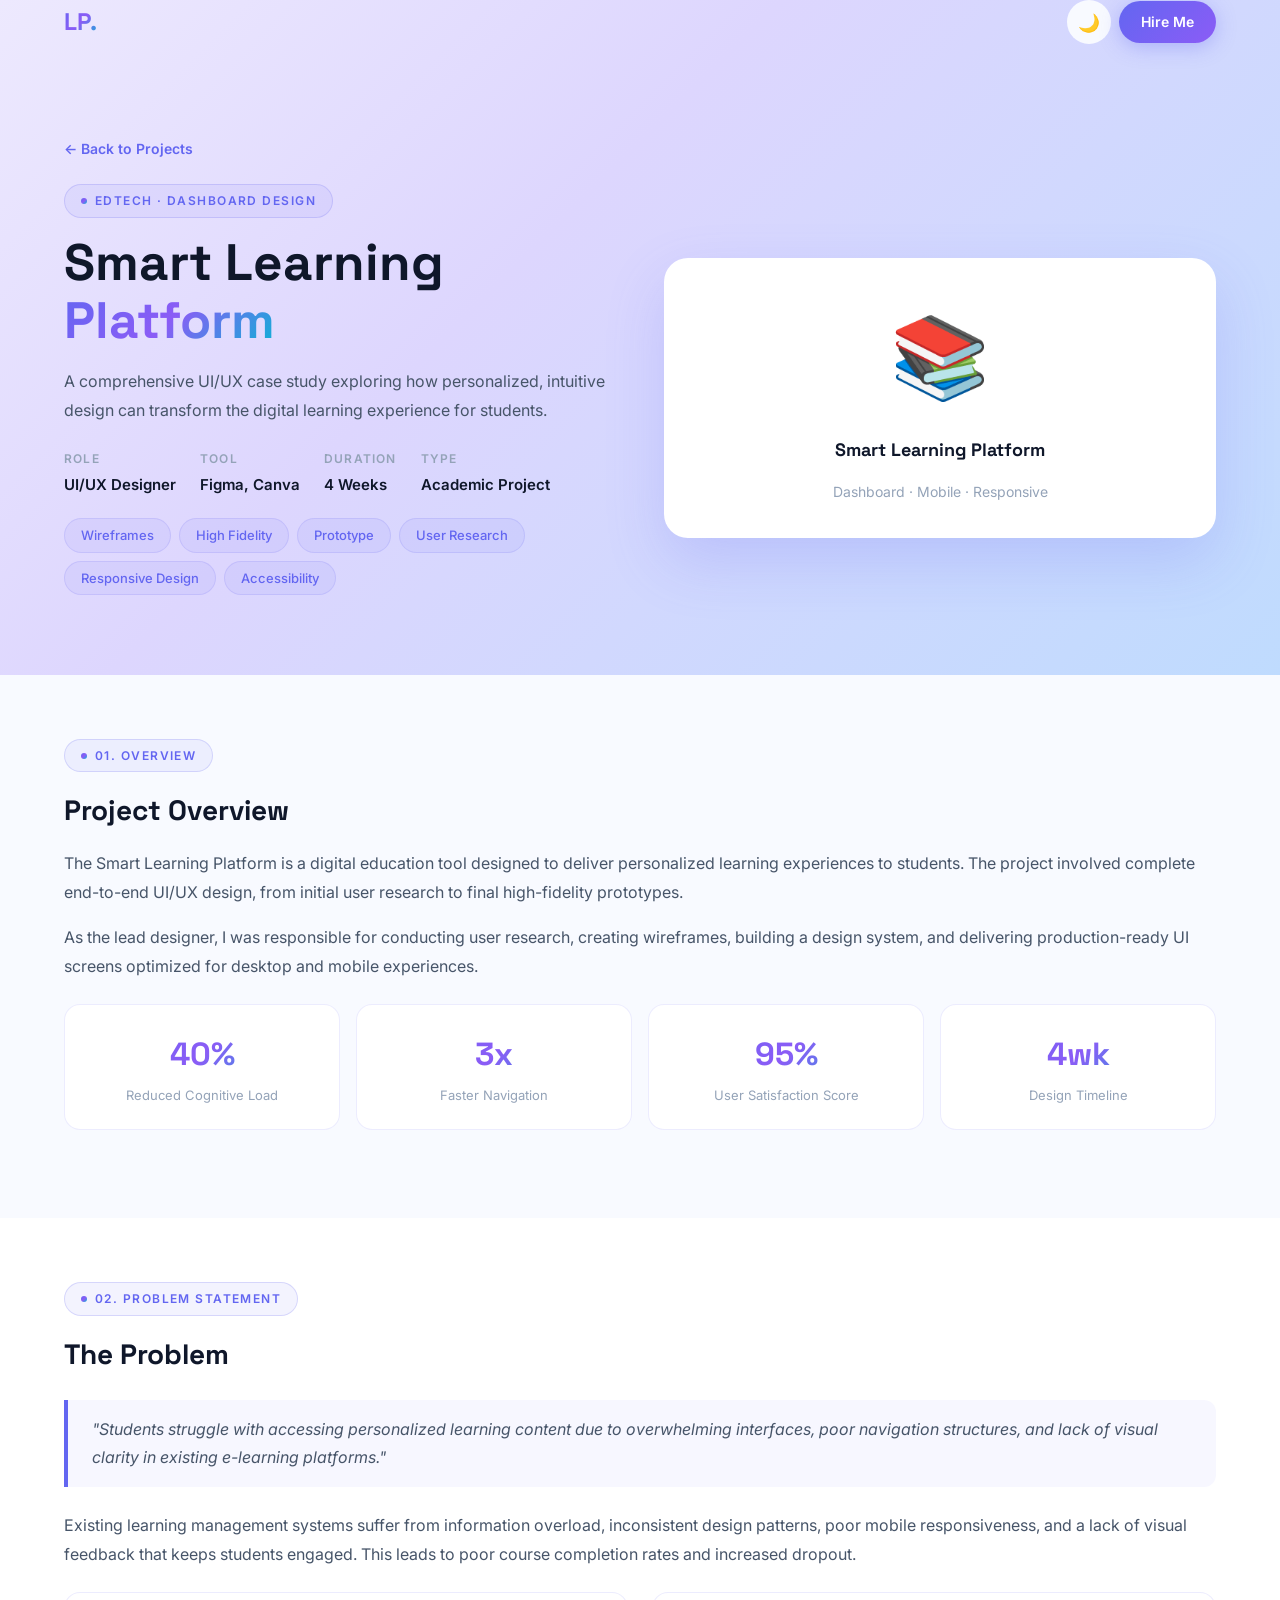
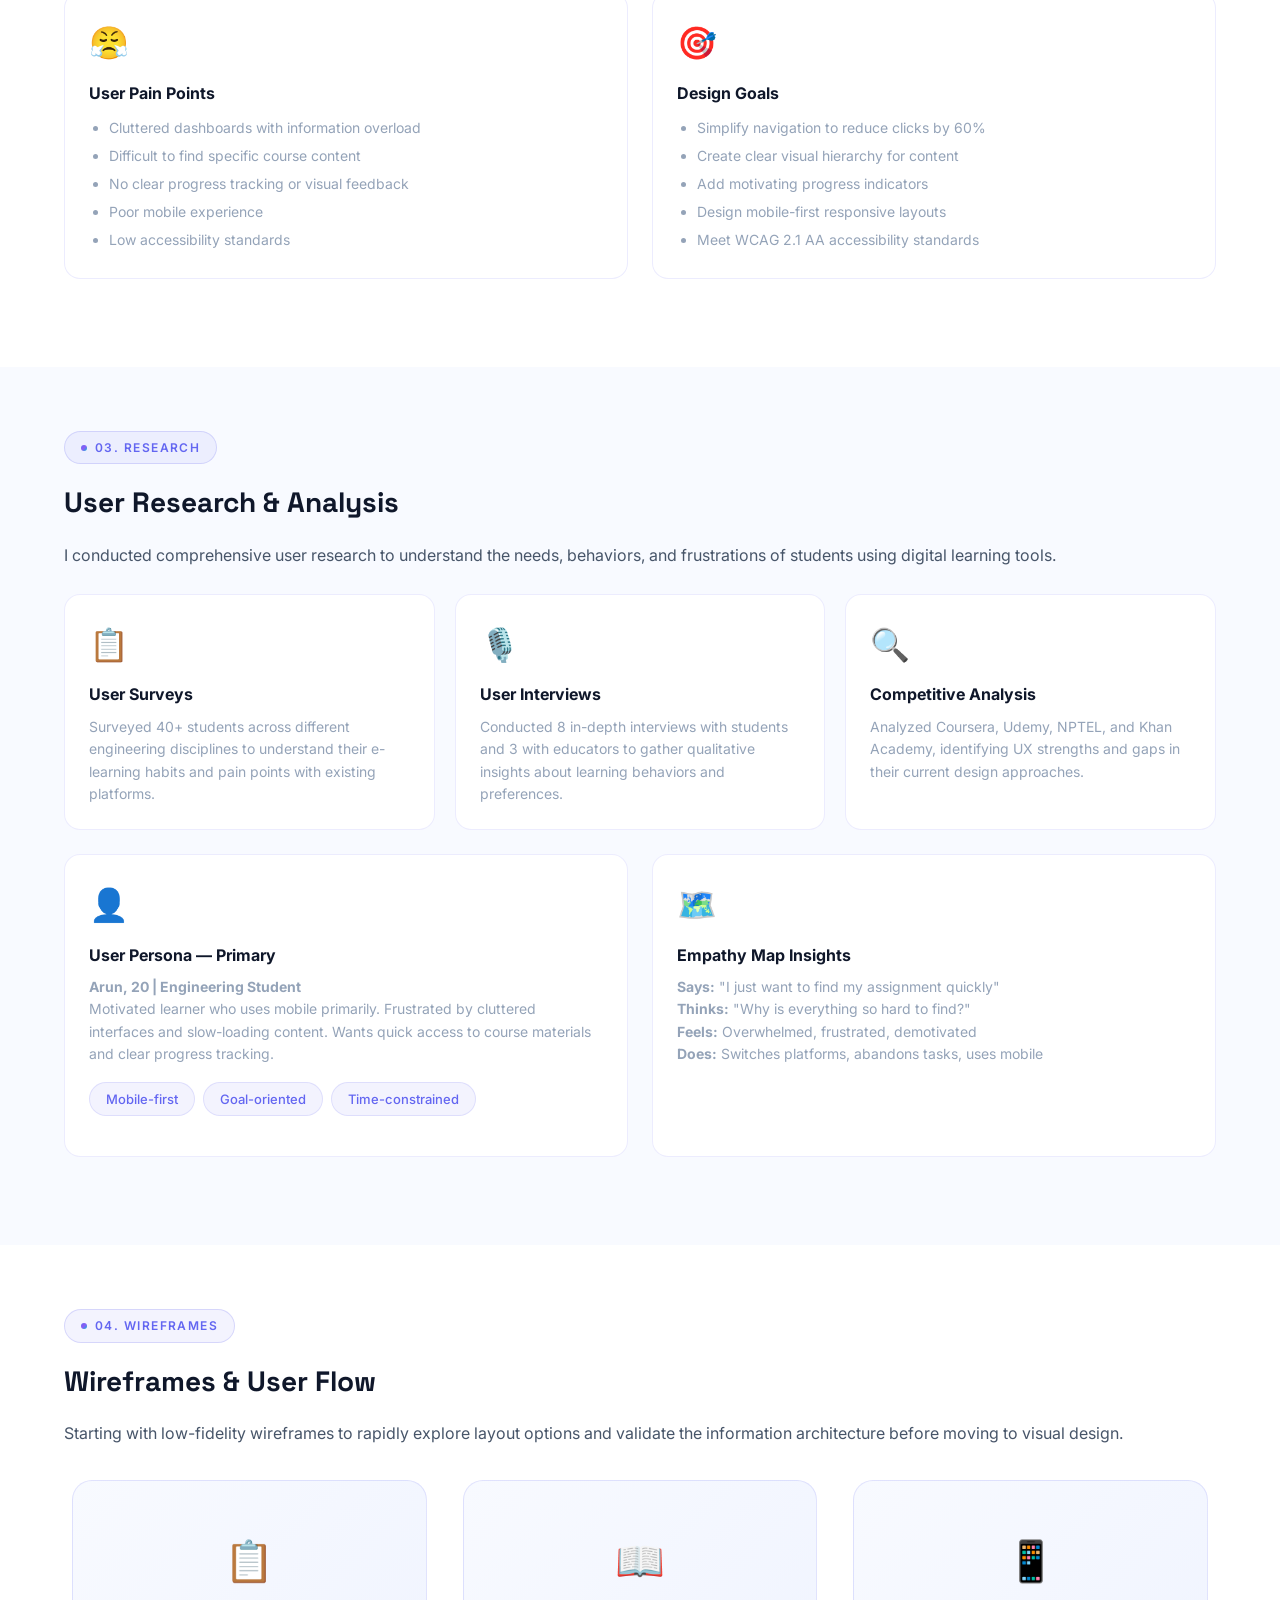
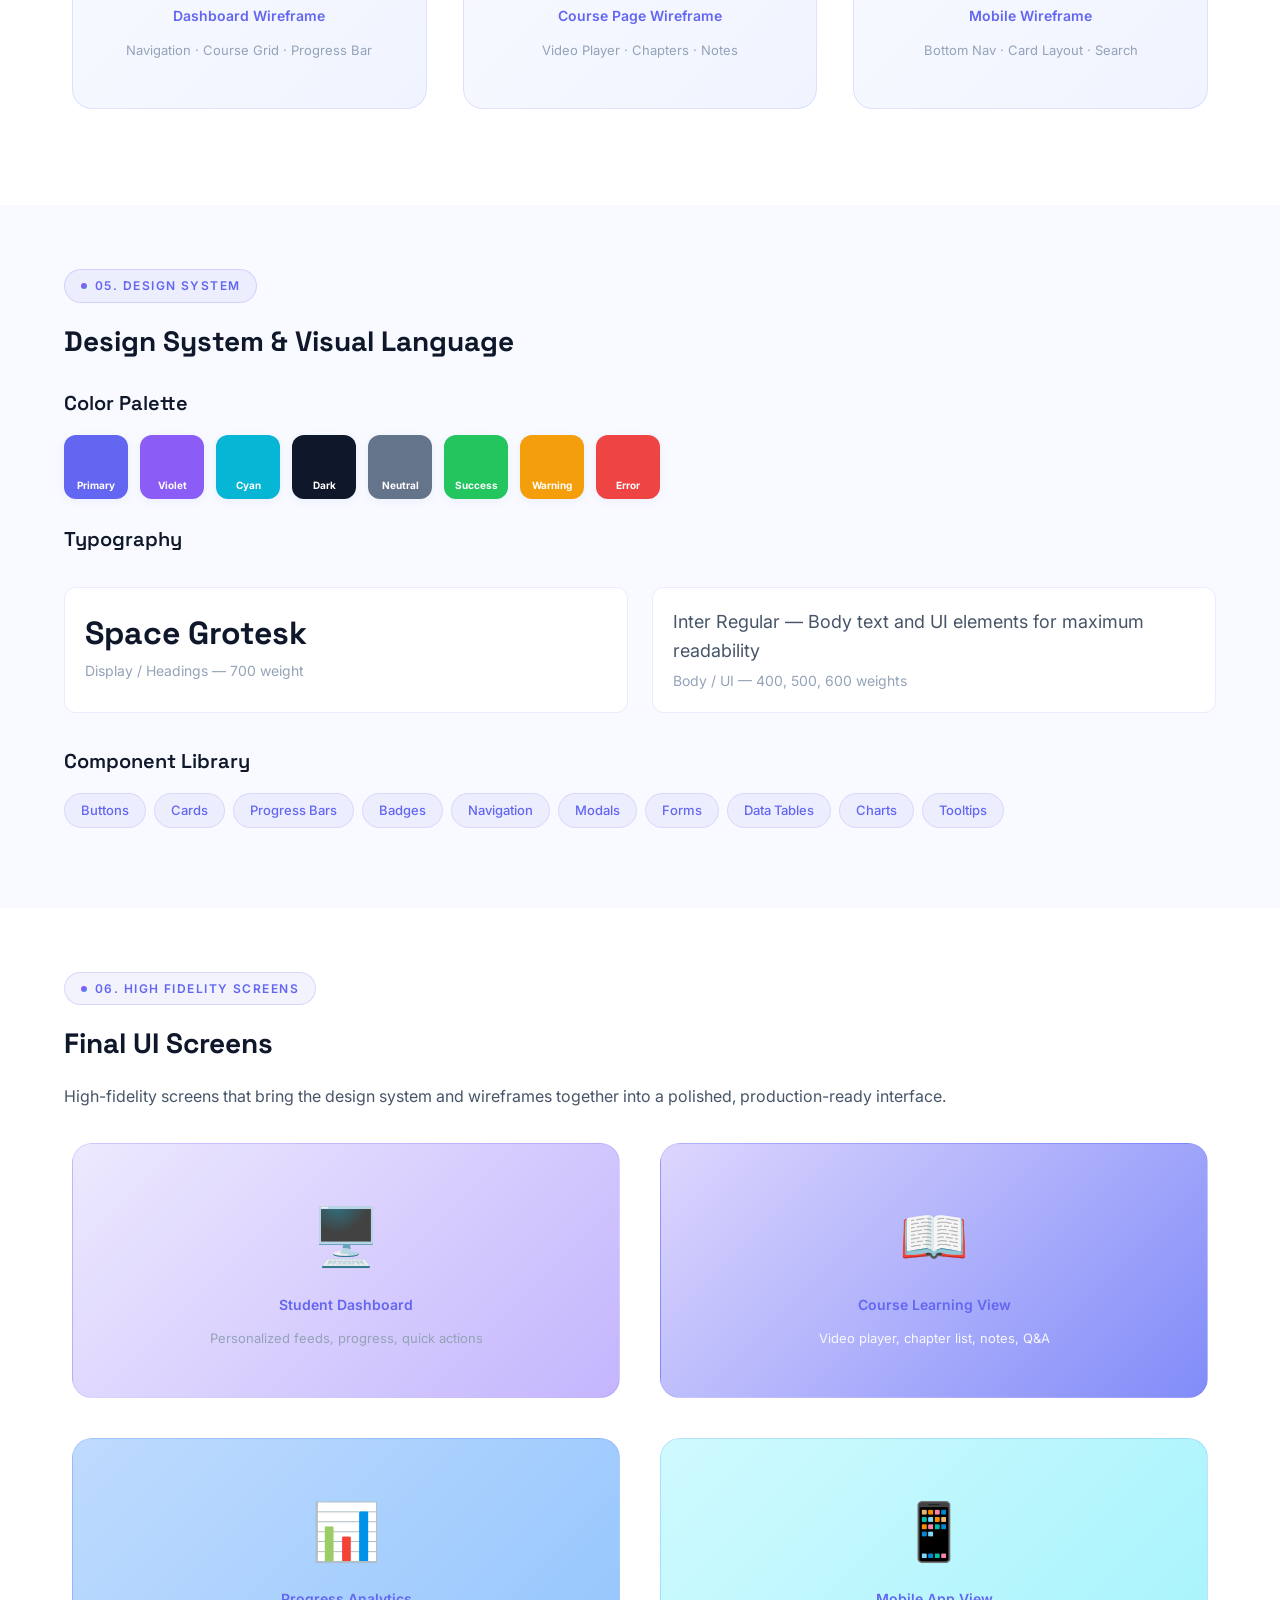
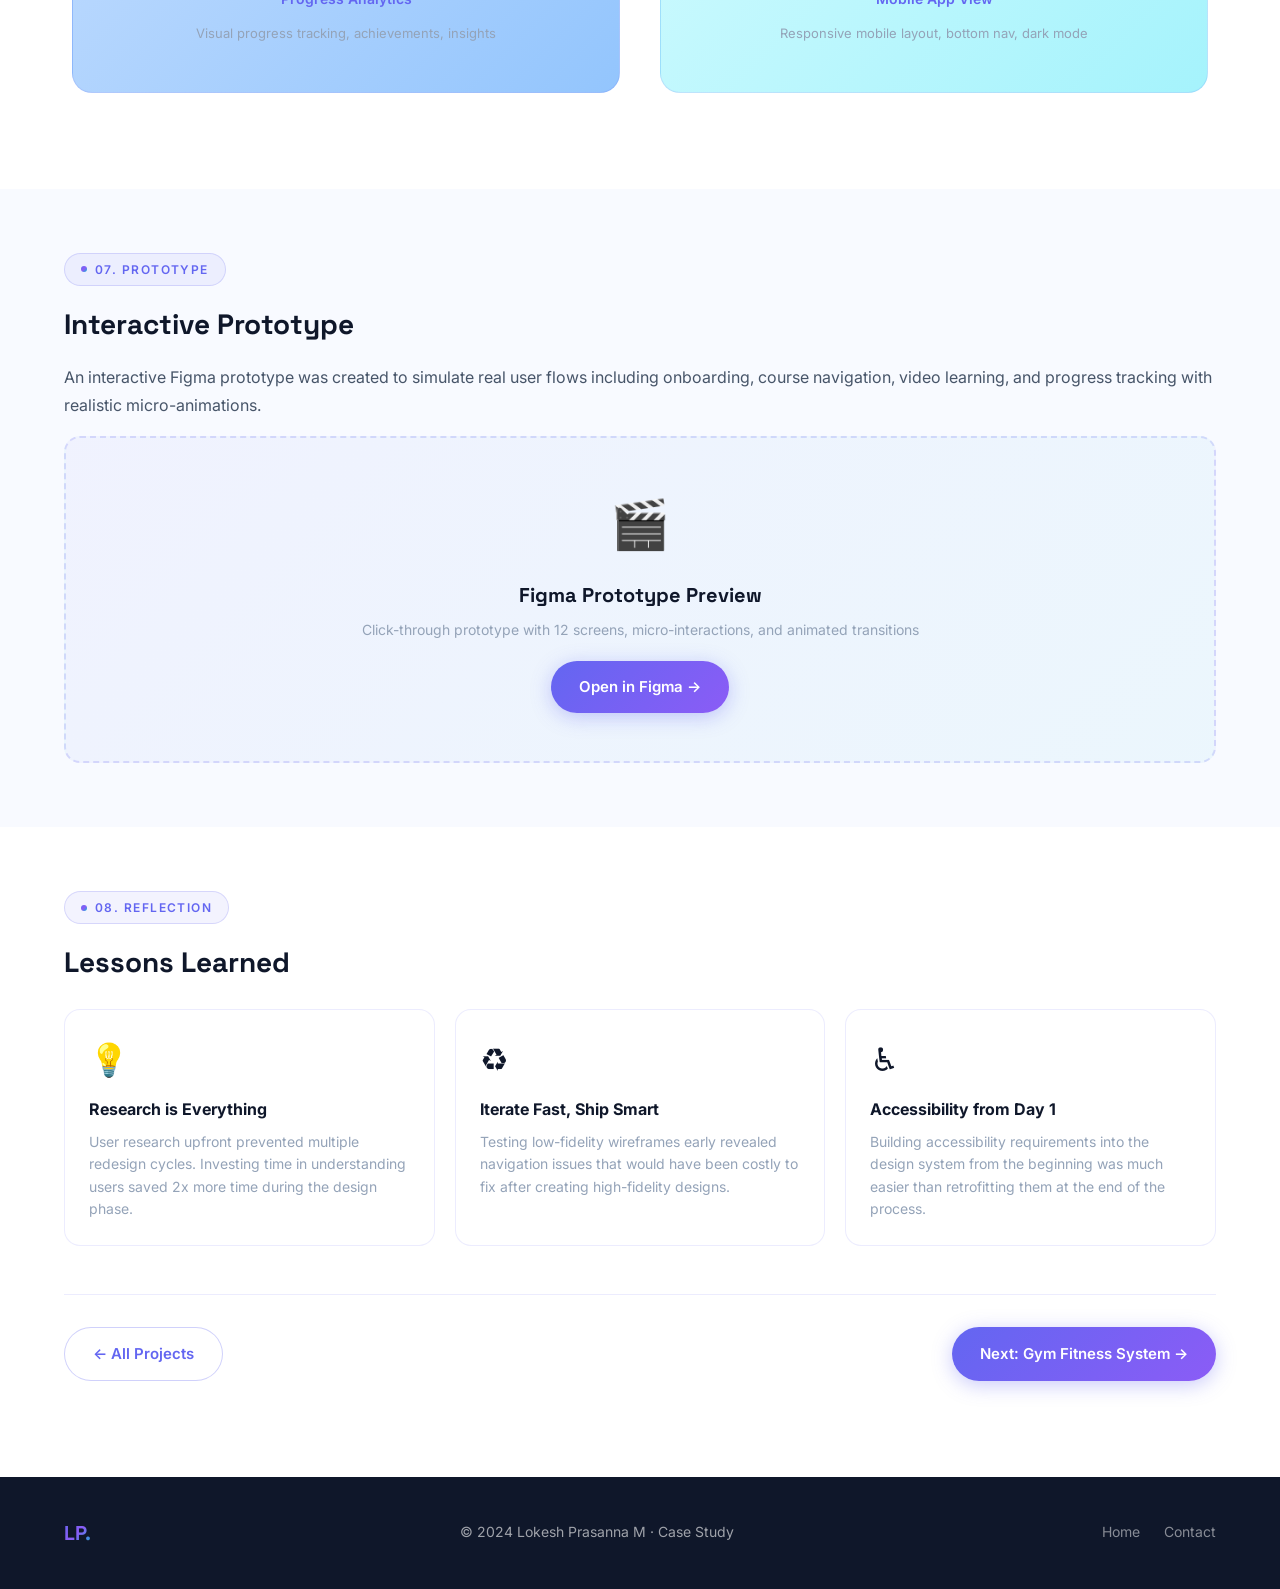
<file: case-study-1.html>
<!DOCTYPE html>
<html lang="en" data-theme="light">
<head>
  <meta charset="UTF-8" />
  <meta name="viewport" content="width=device-width, initial-scale=1.0" />
  <meta name="description" content="Smart Learning Platform — UI/UX Case Study by Lokesh Prasanna M. Full design process from research to high-fidelity UI." />
  <title>Smart Learning Platform — Case Study | Lokesh Prasanna M</title>
  <link rel="icon" href="data:image/svg+xml,<svg xmlns='http://www.w3.org/2000/svg' viewBox='0 0 100 100'><text y='.9em' font-size='90'>📚</text></svg>" />
  <link rel="preconnect" href="https://fonts.googleapis.com" />
  <link rel="preconnect" href="https://fonts.gstatic.com" crossorigin />
  <link href="https://fonts.googleapis.com/css2?family=Inter:wght@300;400;500;600;700;800;900&family=Space+Grotesk:wght@400;500;600;700&display=swap" rel="stylesheet" />
  <link rel="stylesheet" href="css/style.css" />
  <link rel="stylesheet" href="css/animations.css" />
  <link rel="stylesheet" href="css/dark-mode.css" />
  <style>
    /* Case Study specific styles */
    .cs-hero {
      padding: calc(var(--nav-height) + 64px) 0 64px;
      background: linear-gradient(135deg, #ede9fe 0%, #ddd6fe 40%, #bfdbfe 100%);
      position: relative;
      overflow: hidden;
    }
    [data-theme="dark"] .cs-hero {
      background: linear-gradient(135deg, rgba(99,102,241,0.15) 0%, rgba(139,92,246,0.1) 50%, rgba(6,182,212,0.08) 100%);
    }
    .cs-hero-inner { display: grid; grid-template-columns: 1fr 1fr; gap: 48px; align-items: center; }
    .cs-back { display: inline-flex; align-items: center; gap: 8px; font-size: 0.875rem; font-weight: 600; color: var(--primary); margin-bottom: 24px; transition: var(--transition-base); }
    .cs-back:hover { gap: 12px; }
    .cs-title { font-family: var(--font-display); font-size: clamp(2rem, 4vw, 3.25rem); font-weight: 800; color: var(--text-primary); line-height: 1.15; margin-bottom: 16px; }
    .cs-meta-row { display: flex; flex-wrap: wrap; gap: 24px; margin-top: 24px; }
    .cs-meta-item label { display: block; font-size: 0.75rem; text-transform: uppercase; letter-spacing: 0.1em; font-weight: 600; color: var(--text-muted); margin-bottom: 4px; }
    .cs-meta-item span { font-weight: 600; color: var(--text-primary); font-size: 0.9375rem; }
    .cs-hero-visual { background: white; border-radius: 24px; padding: 32px; box-shadow: 0 24px 60px rgba(99,102,241,0.2); text-align: center; font-size: 5rem; min-height: 280px; display: flex; align-items: center; justify-content: center; flex-direction: column; gap: 16px; }
    [data-theme="dark"] .cs-hero-visual { background: var(--bg-secondary); }
    .cs-section { padding: 64px 0; }
    .cs-section:nth-child(even) { background: var(--bg-secondary); }
    .cs-h2 { font-family: var(--font-display); font-size: 1.75rem; font-weight: 700; color: var(--text-primary); margin-bottom: 16px; }
    .cs-h3 { font-family: var(--font-display); font-size: 1.25rem; font-weight: 600; color: var(--text-primary); margin-bottom: 12px; margin-top: 24px; }
    .cs-p { font-size: 1rem; color: var(--text-secondary); line-height: 1.8; margin-bottom: 16px; }
    .cs-grid-2 { display: grid; grid-template-columns: 1fr 1fr; gap: 24px; margin: 24px 0; }
    .cs-grid-3 { display: grid; grid-template-columns: repeat(3, 1fr); gap: 20px; margin: 24px 0; }
    .cs-card { background: var(--bg-primary); border: 1px solid var(--border-light); border-radius: 16px; padding: 24px; transition: var(--transition-base); }
    [data-theme="dark"] .cs-section:nth-child(even) .cs-card { background: var(--bg-tertiary); }
    .cs-card:hover { box-shadow: var(--shadow-md); border-color: rgba(99,102,241,0.2); transform: translateY(-2px); }
    .cs-card-icon { font-size: 2rem; margin-bottom: 12px; }
    .cs-card h4 { font-weight: 700; font-size: 1rem; color: var(--text-primary); margin-bottom: 8px; }
    .cs-card p { font-size: 0.875rem; color: var(--text-muted); line-height: 1.6; }
    .cs-screen { background: linear-gradient(135deg, #ede9fe, #ddd6fe); border-radius: 20px; padding: 48px 32px; text-align: center; font-size: 4rem; margin: 8px; border: 1px solid rgba(99,102,241,0.15); min-height: 200px; display: flex; flex-direction: column; align-items: center; justify-content: center; gap: 12px; }
    .cs-screen-label { font-size: 0.875rem; font-weight: 600; color: var(--primary); }
    .cs-color-palette { display: flex; gap: 12px; margin: 16px 0; flex-wrap: wrap; }
    .cs-color { width: 64px; height: 64px; border-radius: 12px; display: flex; align-items: flex-end; justify-content: center; padding-bottom: 6px; font-size: 0.625rem; font-weight: 700; color: white; box-shadow: var(--shadow-sm); }
    .cs-font-sample { padding: 20px; background: var(--bg-primary); border-radius: 12px; border: 1px solid var(--border-light); margin: 8px 0; }
    [data-theme="dark"] .cs-font-sample { background: var(--bg-secondary); }
    .cs-quote { border-left: 4px solid var(--primary); padding: 16px 24px; background: rgba(99,102,241,0.05); border-radius: 0 12px 12px 0; margin: 24px 0; font-style: italic; color: var(--text-secondary); font-size: 1rem; line-height: 1.7; }
    .cs-tag-list { display: flex; flex-wrap: wrap; gap: 8px; margin: 16px 0; }
    .cs-tag { padding: 6px 16px; border-radius: 99px; font-size: 0.8125rem; font-weight: 500; background: rgba(99,102,241,0.08); color: var(--primary); border: 1px solid rgba(99,102,241,0.15); }
    .cs-outcome-grid { display: grid; grid-template-columns: repeat(4, 1fr); gap: 16px; margin: 24px 0; }
    .cs-outcome-item { text-align: center; padding: 24px 16px; background: var(--bg-primary); border-radius: 16px; border: 1px solid var(--border-light); }
    [data-theme="dark"] .cs-outcome-item { background: var(--bg-secondary); }
    .cs-outcome-num { font-family: var(--font-display); font-size: 2rem; font-weight: 800; background: var(--grad-primary); -webkit-background-clip: text; -webkit-text-fill-color: transparent; background-clip: text; }
    .cs-outcome-label { font-size: 0.8125rem; color: var(--text-muted); margin-top: 4px; }
    .cs-nav { display: flex; justify-content: space-between; padding: 32px 0; border-top: 1px solid var(--border-light); margin-top: 48px; flex-wrap: wrap; gap: 16px; }
    @media(max-width:768px) { .cs-hero-inner { grid-template-columns: 1fr; } .cs-grid-2,.cs-grid-3 { grid-template-columns: 1fr; } .cs-outcome-grid { grid-template-columns: 1fr 1fr; } }
  </style>
</head>
<body>

<div id="scroll-progress"></div>
<div id="cursor-glow"></div>
<button id="back-to-top" aria-label="Back to top">↑</button>

<!-- Navbar -->
<nav id="navbar" role="navigation" aria-label="Main navigation">
  <div class="container">
    <div class="nav-inner">
      <a href="index.html" class="nav-logo">LP.</a>
      <div class="nav-actions">
        <button class="dark-toggle" id="dark-toggle" aria-label="Toggle dark mode">
          <span id="icon-moon">🌙</span>
          <span id="icon-sun" style="display:none">☀️</span>
        </button>
        <a href="index.html#contact" class="btn btn-primary" style="padding:10px 22px;font-size:0.875rem;">Hire Me</a>
      </div>
    </div>
  </div>
</nav>

<!-- ── CASE STUDY HERO ────────────────────────────────────── -->
<section class="cs-hero" aria-label="Case study overview">
  <div class="container">
    <a href="index.html#projects" class="cs-back page-load page-load-1">← Back to Projects</a>
    <div class="cs-hero-inner">
      <div class="page-load page-load-2">
        <span class="section-label">EdTech · Dashboard Design</span>
        <h1 class="cs-title">Smart Learning <span class="text-gradient">Platform</span></h1>
        <p class="cs-p">A comprehensive UI/UX case study exploring how personalized, intuitive design can transform the digital learning experience for students.</p>
        <div class="cs-meta-row">
          <div class="cs-meta-item"><label>Role</label><span>UI/UX Designer</span></div>
          <div class="cs-meta-item"><label>Tool</label><span>Figma, Canva</span></div>
          <div class="cs-meta-item"><label>Duration</label><span>4 Weeks</span></div>
          <div class="cs-meta-item"><label>Type</label><span>Academic Project</span></div>
        </div>
        <div class="cs-tag-list" style="margin-top:20px;">
          <span class="cs-tag">Wireframes</span>
          <span class="cs-tag">High Fidelity</span>
          <span class="cs-tag">Prototype</span>
          <span class="cs-tag">User Research</span>
          <span class="cs-tag">Responsive Design</span>
          <span class="cs-tag">Accessibility</span>
        </div>
      </div>
      <div class="cs-hero-visual page-load page-load-3">
        <div style="font-size:5rem;">📚</div>
        <div style="font-family:var(--font-display);font-weight:700;font-size:1.125rem;color:var(--text-primary);">Smart Learning Platform</div>
        <div style="font-size:0.875rem;color:var(--text-muted);">Dashboard · Mobile · Responsive</div>
      </div>
    </div>
  </div>
</section>

<!-- ── OVERVIEW ─────────────────────────────────────────── -->
<section class="cs-section">
  <div class="container">
    <div class="reveal">
      <span class="section-label">01. Overview</span>
      <h2 class="cs-h2">Project Overview</h2>
      <p class="cs-p">The Smart Learning Platform is a digital education tool designed to deliver personalized learning experiences to students. The project involved complete end-to-end UI/UX design, from initial user research to final high-fidelity prototypes.</p>
      <p class="cs-p">As the lead designer, I was responsible for conducting user research, creating wireframes, building a design system, and delivering production-ready UI screens optimized for desktop and mobile experiences.</p>
    </div>
    <div class="cs-outcome-grid reveal">
      <div class="cs-outcome-item">
        <div class="cs-outcome-num">40%</div>
        <div class="cs-outcome-label">Reduced Cognitive Load</div>
      </div>
      <div class="cs-outcome-item">
        <div class="cs-outcome-num">3x</div>
        <div class="cs-outcome-label">Faster Navigation</div>
      </div>
      <div class="cs-outcome-item">
        <div class="cs-outcome-num">95%</div>
        <div class="cs-outcome-label">User Satisfaction Score</div>
      </div>
      <div class="cs-outcome-item">
        <div class="cs-outcome-num">4wk</div>
        <div class="cs-outcome-label">Design Timeline</div>
      </div>
    </div>
  </div>
</section>

<!-- ── PROBLEM ──────────────────────────────────────────── -->
<section class="cs-section">
  <div class="container">
    <div class="reveal">
      <span class="section-label">02. Problem Statement</span>
      <h2 class="cs-h2">The Problem</h2>
      <div class="cs-quote">
        "Students struggle with accessing personalized learning content due to overwhelming interfaces, poor navigation structures, and lack of visual clarity in existing e-learning platforms."
      </div>
      <p class="cs-p">Existing learning management systems suffer from information overload, inconsistent design patterns, poor mobile responsiveness, and a lack of visual feedback that keeps students engaged. This leads to poor course completion rates and increased dropout.</p>
    </div>
    <div class="cs-grid-2">
      <div class="cs-card reveal">
        <div class="cs-card-icon">😤</div>
        <h4>User Pain Points</h4>
        <ul style="list-style:disc;padding-left:20px;color:var(--text-muted);font-size:0.875rem;line-height:2;">
          <li>Cluttered dashboards with information overload</li>
          <li>Difficult to find specific course content</li>
          <li>No clear progress tracking or visual feedback</li>
          <li>Poor mobile experience</li>
          <li>Low accessibility standards</li>
        </ul>
      </div>
      <div class="cs-card reveal">
        <div class="cs-card-icon">🎯</div>
        <h4>Design Goals</h4>
        <ul style="list-style:disc;padding-left:20px;color:var(--text-muted);font-size:0.875rem;line-height:2;">
          <li>Simplify navigation to reduce clicks by 60%</li>
          <li>Create clear visual hierarchy for content</li>
          <li>Add motivating progress indicators</li>
          <li>Design mobile-first responsive layouts</li>
          <li>Meet WCAG 2.1 AA accessibility standards</li>
        </ul>
      </div>
    </div>
  </div>
</section>

<!-- ── RESEARCH ─────────────────────────────────────────── -->
<section class="cs-section">
  <div class="container">
    <div class="reveal">
      <span class="section-label">03. Research</span>
      <h2 class="cs-h2">User Research &amp; Analysis</h2>
      <p class="cs-p">I conducted comprehensive user research to understand the needs, behaviors, and frustrations of students using digital learning tools.</p>
    </div>
    <div class="cs-grid-3">
      <div class="cs-card reveal">
        <div class="cs-card-icon">📋</div>
        <h4>User Surveys</h4>
        <p>Surveyed 40+ students across different engineering disciplines to understand their e-learning habits and pain points with existing platforms.</p>
      </div>
      <div class="cs-card reveal">
        <div class="cs-card-icon">🎙️</div>
        <h4>User Interviews</h4>
        <p>Conducted 8 in-depth interviews with students and 3 with educators to gather qualitative insights about learning behaviors and preferences.</p>
      </div>
      <div class="cs-card reveal">
        <div class="cs-card-icon">🔍</div>
        <h4>Competitive Analysis</h4>
        <p>Analyzed Coursera, Udemy, NPTEL, and Khan Academy, identifying UX strengths and gaps in their current design approaches.</p>
      </div>
    </div>
    <div class="cs-grid-2" style="margin-top:24px;">
      <div class="cs-card reveal">
        <div class="cs-card-icon">👤</div>
        <h4>User Persona — Primary</h4>
        <p><strong>Arun, 20 | Engineering Student</strong></p>
        <p>Motivated learner who uses mobile primarily. Frustrated by cluttered interfaces and slow-loading content. Wants quick access to course materials and clear progress tracking.</p>
        <div class="cs-tag-list">
          <span class="cs-tag">Mobile-first</span>
          <span class="cs-tag">Goal-oriented</span>
          <span class="cs-tag">Time-constrained</span>
        </div>
      </div>
      <div class="cs-card reveal">
        <div class="cs-card-icon">🗺️</div>
        <h4>Empathy Map Insights</h4>
        <p><strong>Says:</strong> "I just want to find my assignment quickly"</p>
        <p><strong>Thinks:</strong> "Why is everything so hard to find?"</p>
        <p><strong>Feels:</strong> Overwhelmed, frustrated, demotivated</p>
        <p><strong>Does:</strong> Switches platforms, abandons tasks, uses mobile</p>
      </div>
    </div>
  </div>
</section>

<!-- ── WIREFRAMES ───────────────────────────────────────── -->
<section class="cs-section">
  <div class="container">
    <div class="reveal">
      <span class="section-label">04. Wireframes</span>
      <h2 class="cs-h2">Wireframes &amp; User Flow</h2>
      <p class="cs-p">Starting with low-fidelity wireframes to rapidly explore layout options and validate the information architecture before moving to visual design.</p>
    </div>
    <div class="cs-grid-3">
      <div class="cs-screen reveal" style="background:linear-gradient(135deg,#f8faff,#f0f4ff);">
        <div style="font-size:2.5rem;">📋</div>
        <div class="cs-screen-label">Dashboard Wireframe</div>
        <div style="font-size:0.8125rem;color:var(--text-muted);text-align:center;">Navigation · Course Grid · Progress Bar</div>
      </div>
      <div class="cs-screen reveal" style="background:linear-gradient(135deg,#f8faff,#f0f4ff);">
        <div style="font-size:2.5rem;">📖</div>
        <div class="cs-screen-label">Course Page Wireframe</div>
        <div style="font-size:0.8125rem;color:var(--text-muted);text-align:center;">Video Player · Chapters · Notes</div>
      </div>
      <div class="cs-screen reveal" style="background:linear-gradient(135deg,#f8faff,#f0f4ff);">
        <div style="font-size:2.5rem;">📱</div>
        <div class="cs-screen-label">Mobile Wireframe</div>
        <div style="font-size:0.8125rem;color:var(--text-muted);text-align:center;">Bottom Nav · Card Layout · Search</div>
      </div>
    </div>
  </div>
</section>

<!-- ── DESIGN SYSTEM ────────────────────────────────────── -->
<section class="cs-section">
  <div class="container">
    <div class="reveal">
      <span class="section-label">05. Design System</span>
      <h2 class="cs-h2">Design System &amp; Visual Language</h2>
    </div>
    <h3 class="cs-h3 reveal">Color Palette</h3>
    <div class="cs-color-palette reveal">
      <div class="cs-color" style="background:#6366f1;">Primary</div>
      <div class="cs-color" style="background:#8b5cf6;">Violet</div>
      <div class="cs-color" style="background:#06b6d4;">Cyan</div>
      <div class="cs-color" style="background:#0f172a;">Dark</div>
      <div class="cs-color" style="background:#64748b;">Neutral</div>
      <div class="cs-color" style="background:#22c55e;">Success</div>
      <div class="cs-color" style="background:#f59e0b;">Warning</div>
      <div class="cs-color" style="background:#ef4444;">Error</div>
    </div>
    <h3 class="cs-h3 reveal">Typography</h3>
    <div class="cs-grid-2">
      <div class="cs-font-sample reveal">
        <div style="font-family:'Space Grotesk',sans-serif;font-size:2rem;font-weight:700;color:var(--text-primary);">Space Grotesk</div>
        <div style="font-size:0.875rem;color:var(--text-muted);">Display / Headings — 700 weight</div>
      </div>
      <div class="cs-font-sample reveal">
        <div style="font-family:'Inter',sans-serif;font-size:1.125rem;font-weight:400;color:var(--text-secondary);">Inter Regular — Body text and UI elements for maximum readability</div>
        <div style="font-size:0.875rem;color:var(--text-muted);margin-top:4px;">Body / UI — 400, 500, 600 weights</div>
      </div>
    </div>
    <h3 class="cs-h3 reveal">Component Library</h3>
    <div class="cs-tag-list reveal">
      <span class="cs-tag">Buttons</span><span class="cs-tag">Cards</span><span class="cs-tag">Progress Bars</span><span class="cs-tag">Badges</span><span class="cs-tag">Navigation</span><span class="cs-tag">Modals</span><span class="cs-tag">Forms</span><span class="cs-tag">Data Tables</span><span class="cs-tag">Charts</span><span class="cs-tag">Tooltips</span>
    </div>
  </div>
</section>

<!-- ── HIGH FIDELITY ────────────────────────────────────── -->
<section class="cs-section">
  <div class="container">
    <div class="reveal">
      <span class="section-label">06. High Fidelity Screens</span>
      <h2 class="cs-h2">Final UI Screens</h2>
      <p class="cs-p">High-fidelity screens that bring the design system and wireframes together into a polished, production-ready interface.</p>
    </div>
    <div class="cs-grid-2">
      <div class="cs-screen reveal" style="background:linear-gradient(135deg,#ede9fe,#c4b5fd);">
        <div style="font-size:3.5rem;">🖥️</div>
        <div class="cs-screen-label">Student Dashboard</div>
        <div style="font-size:0.8125rem;color:var(--text-muted);text-align:center;">Personalized feeds, progress, quick actions</div>
      </div>
      <div class="cs-screen reveal" style="background:linear-gradient(135deg,#ddd6fe,#818cf8);">
        <div style="font-size:3.5rem;">📖</div>
        <div class="cs-screen-label">Course Learning View</div>
        <div style="font-size:0.8125rem;color:white;text-align:center;opacity:0.9;">Video player, chapter list, notes, Q&A</div>
      </div>
      <div class="cs-screen reveal" style="background:linear-gradient(135deg,#bfdbfe,#93c5fd);">
        <div style="font-size:3.5rem;">📊</div>
        <div class="cs-screen-label">Progress Analytics</div>
        <div style="font-size:0.8125rem;color:var(--text-muted);text-align:center;">Visual progress tracking, achievements, insights</div>
      </div>
      <div class="cs-screen reveal" style="background:linear-gradient(135deg,#cffafe,#a5f3fc);">
        <div style="font-size:3.5rem;">📱</div>
        <div class="cs-screen-label">Mobile App View</div>
        <div style="font-size:0.8125rem;color:var(--text-muted);text-align:center;">Responsive mobile layout, bottom nav, dark mode</div>
      </div>
    </div>
  </div>
</section>

<!-- ── PROTOTYPE ────────────────────────────────────────── -->
<section class="cs-section">
  <div class="container">
    <div class="reveal">
      <span class="section-label">07. Prototype</span>
      <h2 class="cs-h2">Interactive Prototype</h2>
      <p class="cs-p">An interactive Figma prototype was created to simulate real user flows including onboarding, course navigation, video learning, and progress tracking with realistic micro-animations.</p>
    </div>
    <div class="cs-card reveal" style="padding:48px;text-align:center;background:linear-gradient(135deg,rgba(99,102,241,0.05),rgba(6,182,212,0.05));border:2px dashed rgba(99,102,241,0.2);">
      <div style="font-size:3rem;margin-bottom:16px;">🎬</div>
      <div style="font-family:var(--font-display);font-size:1.25rem;font-weight:700;color:var(--text-primary);margin-bottom:8px;">Figma Prototype Preview</div>
      <div style="color:var(--text-muted);font-size:0.875rem;margin-bottom:20px;">Click-through prototype with 12 screens, micro-interactions, and animated transitions</div>
      <a href="#" class="btn btn-primary" onclick="alert('🎨 Figma prototype link would open here!'); return false;">Open in Figma →</a>
    </div>
  </div>
</section>

<!-- ── LESSONS ──────────────────────────────────────────── -->
<section class="cs-section">
  <div class="container">
    <div class="reveal">
      <span class="section-label">08. Reflection</span>
      <h2 class="cs-h2">Lessons Learned</h2>
    </div>
    <div class="cs-grid-3">
      <div class="cs-card reveal">
        <div class="cs-card-icon">💡</div>
        <h4>Research is Everything</h4>
        <p>User research upfront prevented multiple redesign cycles. Investing time in understanding users saved 2x more time during the design phase.</p>
      </div>
      <div class="cs-card reveal">
        <div class="cs-card-icon">♻️</div>
        <h4>Iterate Fast, Ship Smart</h4>
        <p>Testing low-fidelity wireframes early revealed navigation issues that would have been costly to fix after creating high-fidelity designs.</p>
      </div>
      <div class="cs-card reveal">
        <div class="cs-card-icon">♿</div>
        <h4>Accessibility from Day 1</h4>
        <p>Building accessibility requirements into the design system from the beginning was much easier than retrofitting them at the end of the process.</p>
      </div>
    </div>
    <!-- Navigation between case studies -->
    <div class="cs-nav">
      <a href="index.html#projects" class="btn btn-secondary">← All Projects</a>
      <a href="case-study-2.html" class="btn btn-primary">Next: Gym Fitness System →</a>
    </div>
  </div>
</section>

<footer role="contentinfo">
  <div class="container">
    <div class="footer-inner">
      <div class="footer-logo">LP.</div>
      <p class="footer-copy">© 2024 Lokesh Prasanna M · Case Study</p>
      <div class="footer-links">
        <a href="index.html">Home</a>
        <a href="index.html#contact">Contact</a>
      </div>
    </div>
  </div>
</footer>

<script src="js/animations.js"></script>
<script src="js/main.js"></script>
</body>
</html>
</file>
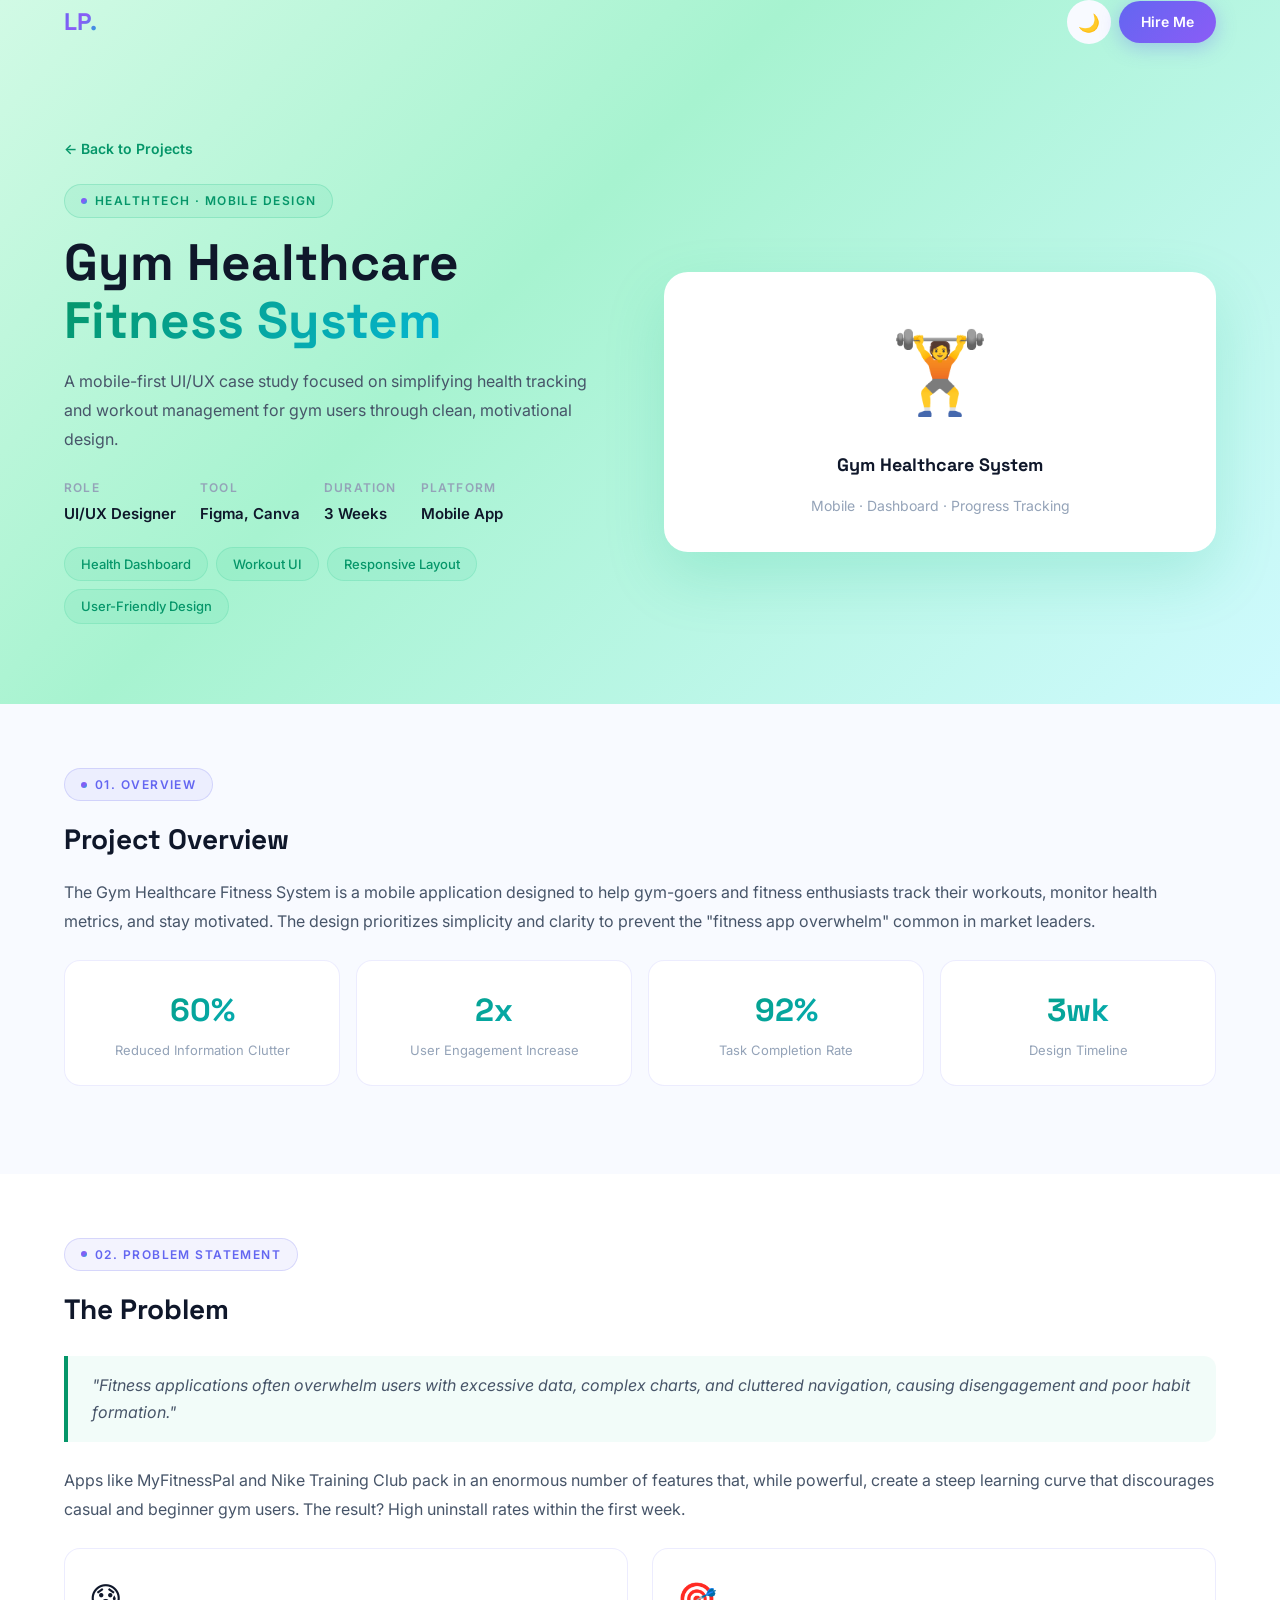
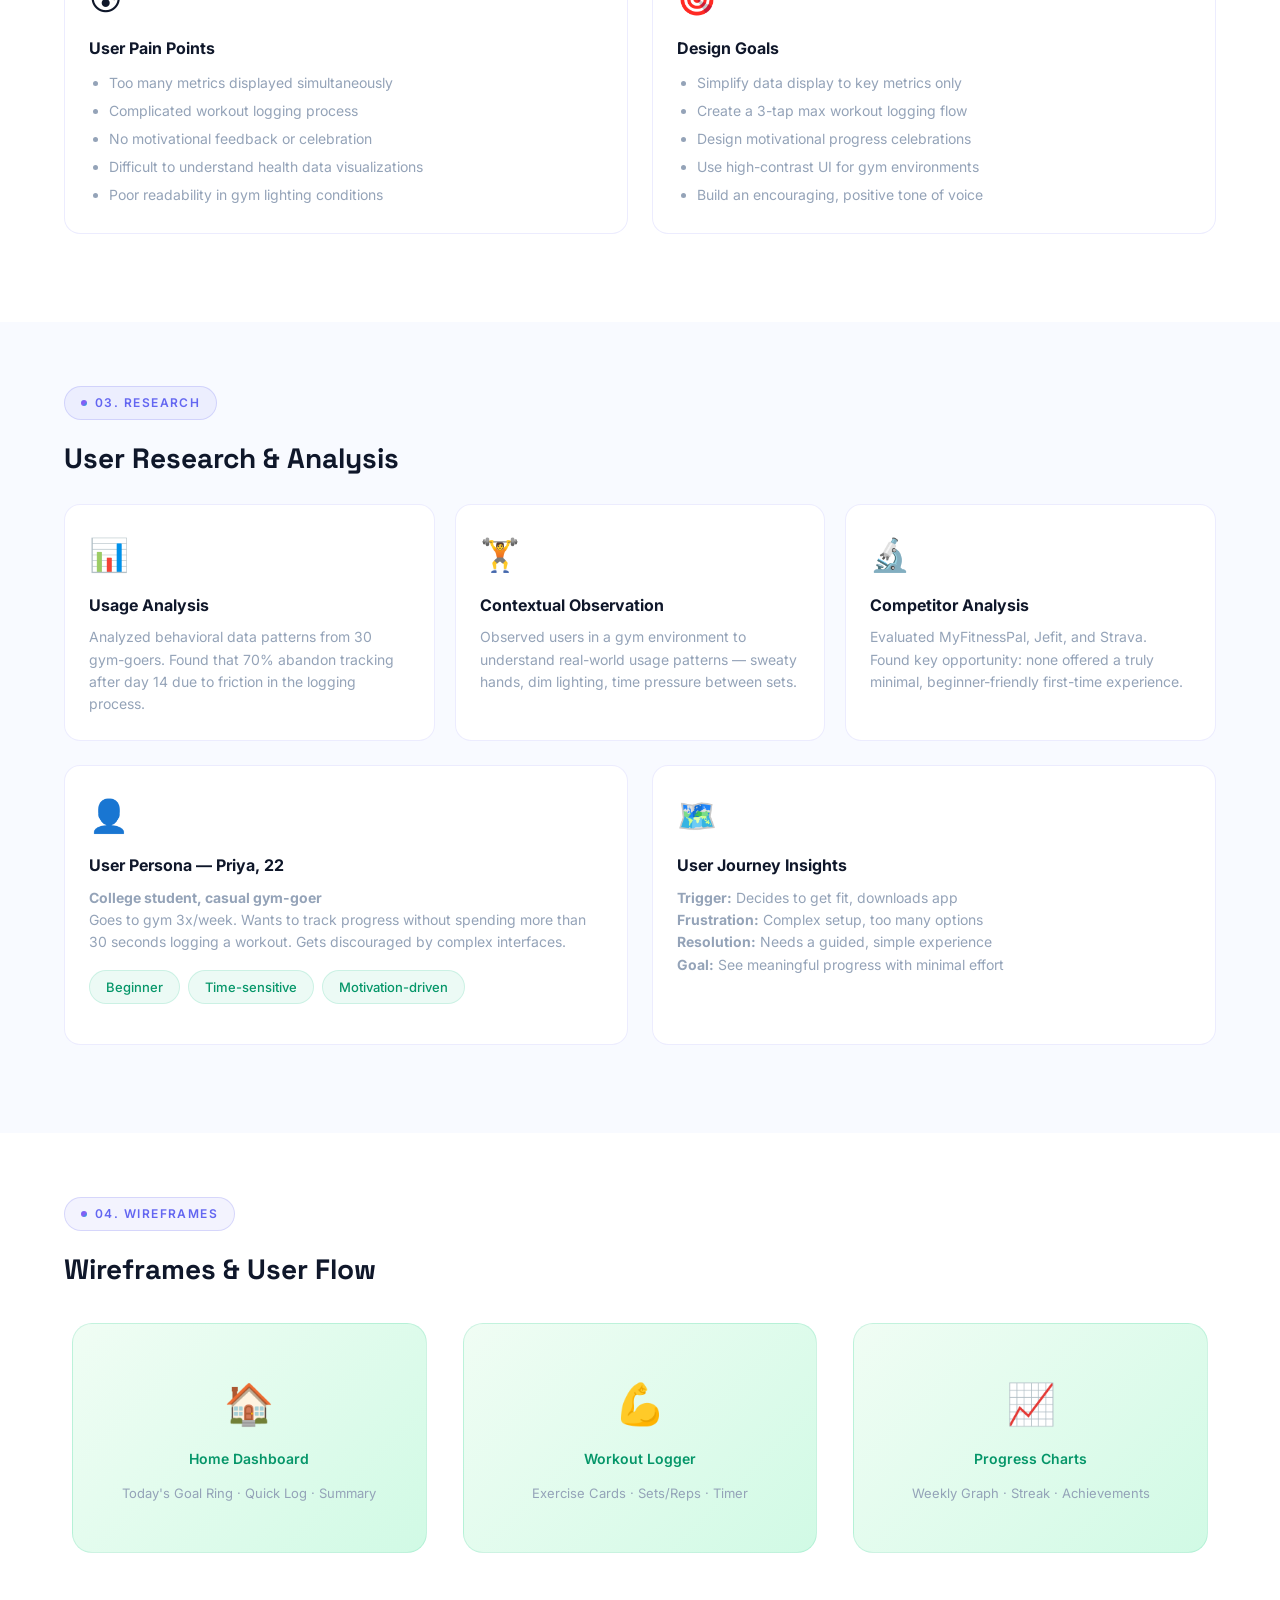
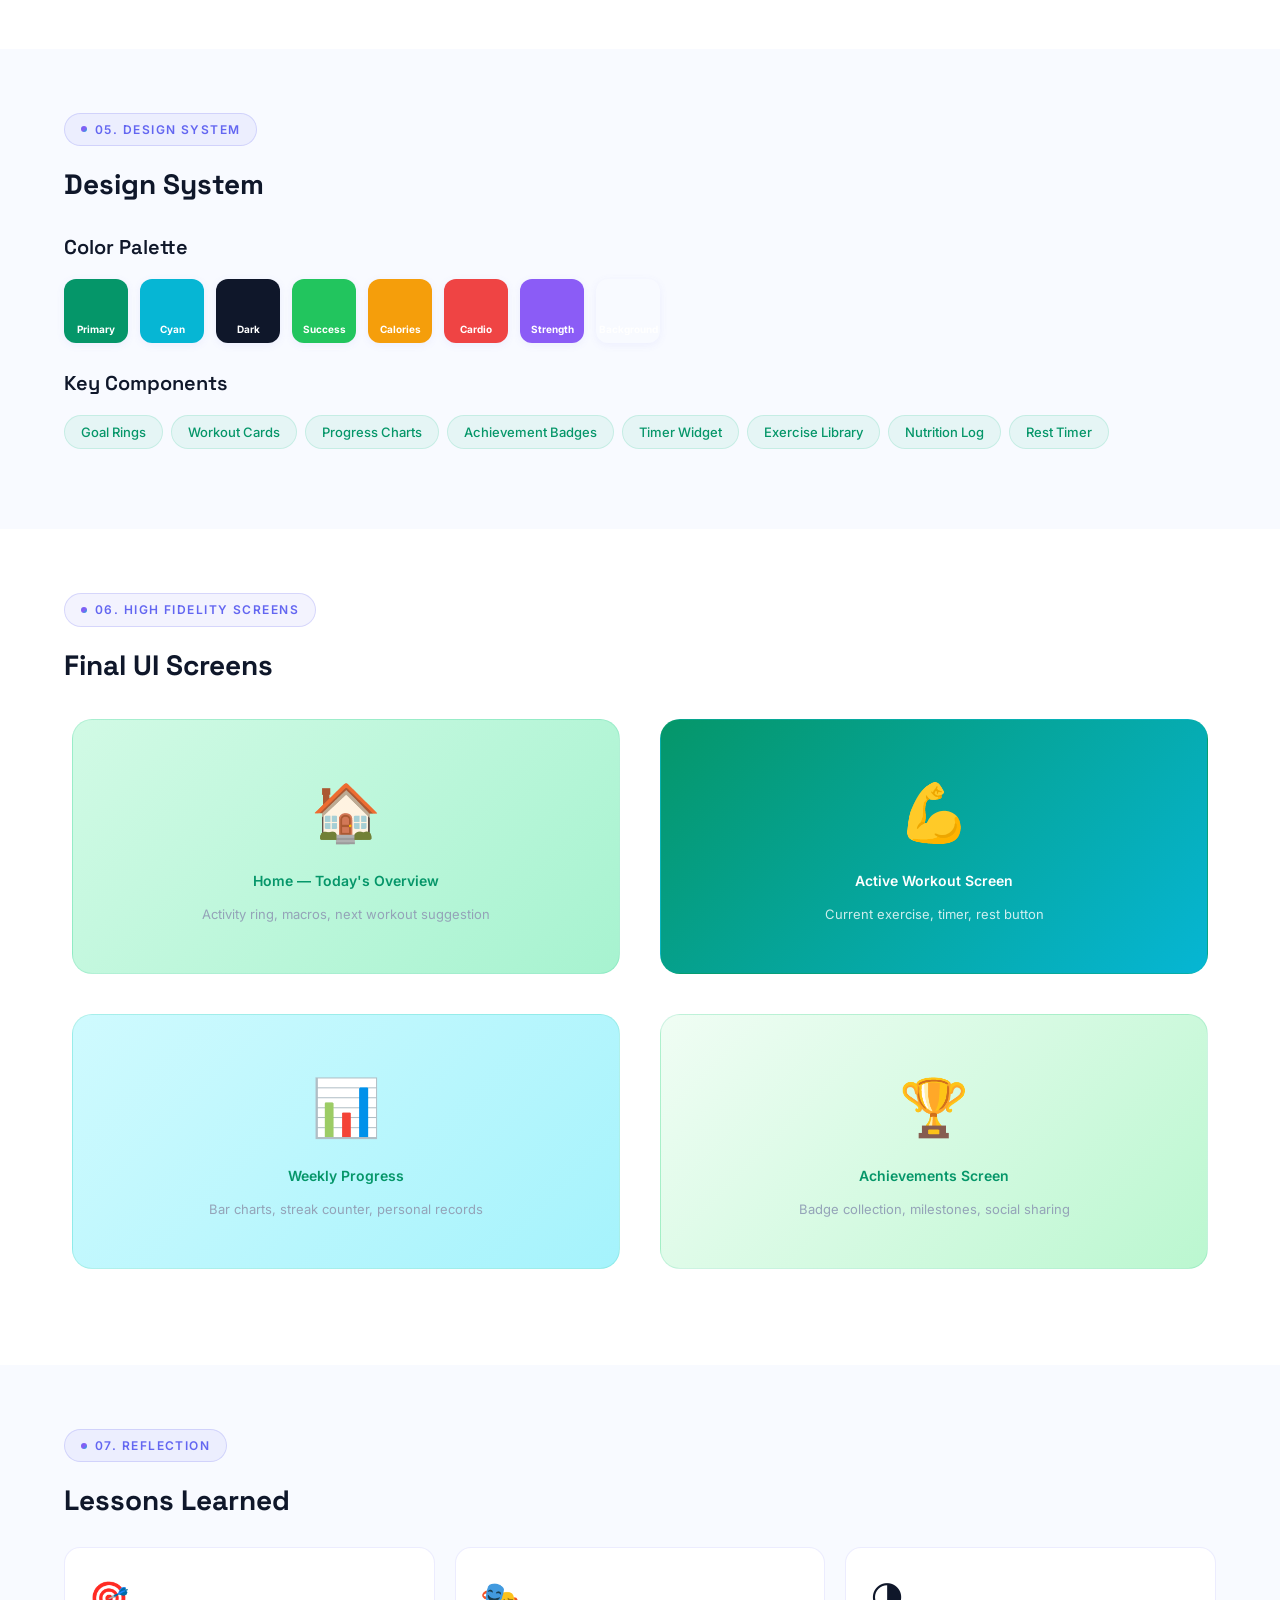
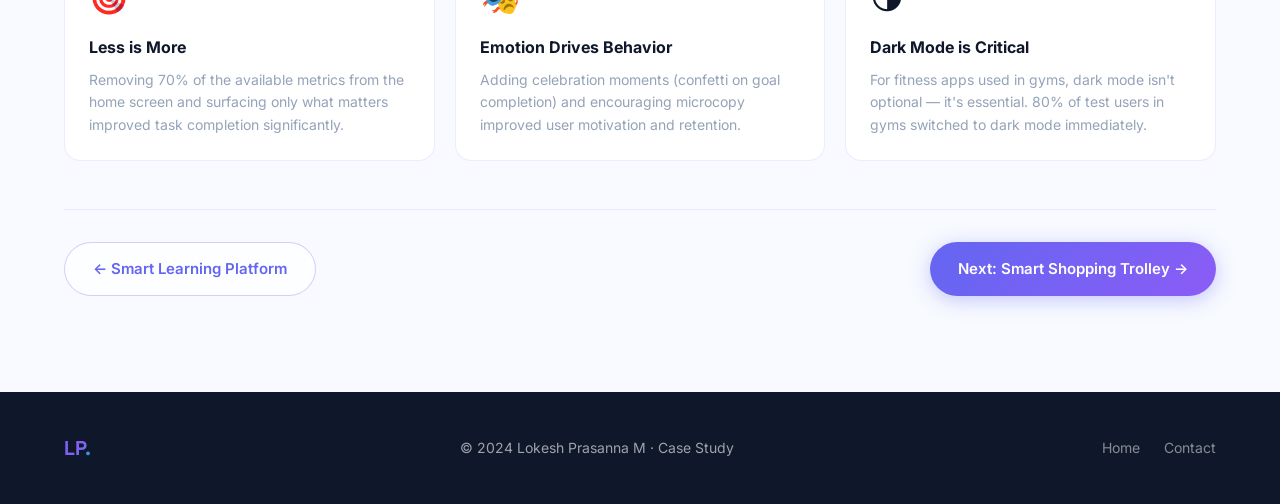
<file: case-study-2.html>
<!DOCTYPE html>
<html lang="en" data-theme="light">
<head>
  <meta charset="UTF-8" />
  <meta name="viewport" content="width=device-width, initial-scale=1.0" />
  <meta name="description" content="Gym Healthcare Fitness System — UI/UX Case Study by Lokesh Prasanna M. Health dashboard design with clean navigation and intuitive progress tracking." />
  <title>Gym Healthcare Fitness System — Case Study | Lokesh Prasanna M</title>
  <link rel="icon" href="data:image/svg+xml,<svg xmlns='http://www.w3.org/2000/svg' viewBox='0 0 100 100'><text y='.9em' font-size='90'>🏋️</text></svg>" />
  <link rel="preconnect" href="https://fonts.googleapis.com" />
  <link rel="preconnect" href="https://fonts.gstatic.com" crossorigin />
  <link href="https://fonts.googleapis.com/css2?family=Inter:wght@300;400;500;600;700;800;900&family=Space+Grotesk:wght@400;500;600;700&display=swap" rel="stylesheet" />
  <link rel="stylesheet" href="css/style.css" />
  <link rel="stylesheet" href="css/animations.css" />
  <link rel="stylesheet" href="css/dark-mode.css" />
  <style>
    .cs-hero { padding: calc(var(--nav-height) + 64px) 0 64px; background: linear-gradient(135deg, #d1fae5 0%, #a7f3d0 40%, #cffafe 100%); position: relative; overflow: hidden; }
    [data-theme="dark"] .cs-hero { background: linear-gradient(135deg, rgba(16,185,129,0.12), rgba(6,182,212,0.08)); }
    .cs-hero-inner { display: grid; grid-template-columns: 1fr 1fr; gap: 48px; align-items: center; }
    .cs-back { display: inline-flex; align-items: center; gap: 8px; font-size: 0.875rem; font-weight: 600; color: #059669; margin-bottom: 24px; transition: var(--transition-base); }
    .cs-back:hover { gap: 12px; }
    .cs-title { font-family: var(--font-display); font-size: clamp(2rem, 4vw, 3.25rem); font-weight: 800; color: var(--text-primary); line-height: 1.15; margin-bottom: 16px; }
    .cs-title .hl { background: linear-gradient(135deg,#059669,#06b6d4); -webkit-background-clip:text; -webkit-text-fill-color:transparent; background-clip:text; }
    .cs-meta-row { display: flex; flex-wrap: wrap; gap: 24px; margin-top: 24px; }
    .cs-meta-item label { display: block; font-size: 0.75rem; text-transform: uppercase; letter-spacing: 0.1em; font-weight: 600; color: var(--text-muted); margin-bottom: 4px; }
    .cs-meta-item span { font-weight: 600; color: var(--text-primary); font-size: 0.9375rem; }
    .cs-hero-visual { background: white; border-radius: 24px; padding: 32px; box-shadow: 0 24px 60px rgba(16,185,129,0.18); text-align: center; font-size: 5rem; min-height: 280px; display: flex; align-items: center; justify-content: center; flex-direction: column; gap: 16px; }
    [data-theme="dark"] .cs-hero-visual { background: var(--bg-secondary); }
    .cs-section { padding: 64px 0; }
    .cs-section:nth-child(even) { background: var(--bg-secondary); }
    .cs-h2 { font-family: var(--font-display); font-size: 1.75rem; font-weight: 700; color: var(--text-primary); margin-bottom: 16px; }
    .cs-h3 { font-family: var(--font-display); font-size: 1.25rem; font-weight: 600; color: var(--text-primary); margin-bottom: 12px; margin-top: 24px; }
    .cs-p { font-size: 1rem; color: var(--text-secondary); line-height: 1.8; margin-bottom: 16px; }
    .cs-grid-2 { display: grid; grid-template-columns: 1fr 1fr; gap: 24px; margin: 24px 0; }
    .cs-grid-3 { display: grid; grid-template-columns: repeat(3, 1fr); gap: 20px; margin: 24px 0; }
    .cs-card { background: var(--bg-primary); border: 1px solid var(--border-light); border-radius: 16px; padding: 24px; transition: var(--transition-base); }
    [data-theme="dark"] .cs-section:nth-child(even) .cs-card { background: var(--bg-tertiary); }
    .cs-card:hover { box-shadow: var(--shadow-md); border-color: rgba(16,185,129,0.2); transform: translateY(-2px); }
    .cs-card-icon { font-size: 2rem; margin-bottom: 12px; }
    .cs-card h4 { font-weight: 700; font-size: 1rem; color: var(--text-primary); margin-bottom: 8px; }
    .cs-card p { font-size: 0.875rem; color: var(--text-muted); line-height: 1.6; }
    .cs-screen { border-radius: 20px; padding: 48px 32px; text-align: center; font-size: 4rem; margin: 8px; border: 1px solid rgba(16,185,129,0.15); min-height: 200px; display: flex; flex-direction: column; align-items: center; justify-content: center; gap: 12px; }
    .cs-screen-label { font-size: 0.875rem; font-weight: 600; color: #059669; }
    .cs-color-palette { display: flex; gap: 12px; margin: 16px 0; flex-wrap: wrap; }
    .cs-color { width: 64px; height: 64px; border-radius: 12px; display: flex; align-items: flex-end; justify-content: center; padding-bottom: 6px; font-size: 0.625rem; font-weight: 700; color: white; box-shadow: var(--shadow-sm); }
    .cs-quote { border-left: 4px solid #059669; padding: 16px 24px; background: rgba(16,185,129,0.05); border-radius: 0 12px 12px 0; margin: 24px 0; font-style: italic; color: var(--text-secondary); font-size: 1rem; line-height: 1.7; }
    .cs-tag-list { display: flex; flex-wrap: wrap; gap: 8px; margin: 16px 0; }
    .cs-tag { padding: 6px 16px; border-radius: 99px; font-size: 0.8125rem; font-weight: 500; background: rgba(16,185,129,0.08); color: #059669; border: 1px solid rgba(16,185,129,0.15); }
    .cs-outcome-grid { display: grid; grid-template-columns: repeat(4, 1fr); gap: 16px; margin: 24px 0; }
    .cs-outcome-item { text-align: center; padding: 24px 16px; background: var(--bg-primary); border-radius: 16px; border: 1px solid var(--border-light); }
    [data-theme="dark"] .cs-outcome-item { background: var(--bg-secondary); }
    .cs-outcome-num { font-family: var(--font-display); font-size: 2rem; font-weight: 800; background: linear-gradient(135deg,#059669,#06b6d4); -webkit-background-clip: text; -webkit-text-fill-color: transparent; background-clip: text; }
    .cs-outcome-label { font-size: 0.8125rem; color: var(--text-muted); margin-top: 4px; }
    .cs-nav { display: flex; justify-content: space-between; padding: 32px 0; border-top: 1px solid var(--border-light); margin-top: 48px; flex-wrap: wrap; gap: 16px; }
    @media(max-width:768px) { .cs-hero-inner { grid-template-columns: 1fr; } .cs-grid-2,.cs-grid-3 { grid-template-columns: 1fr; } .cs-outcome-grid { grid-template-columns: 1fr 1fr; } }
  </style>
</head>
<body>

<div id="scroll-progress"></div>
<div id="cursor-glow"></div>
<button id="back-to-top" aria-label="Back to top">↑</button>

<nav id="navbar" role="navigation" aria-label="Main navigation">
  <div class="container">
    <div class="nav-inner">
      <a href="index.html" class="nav-logo">LP.</a>
      <div class="nav-actions">
        <button class="dark-toggle" id="dark-toggle" aria-label="Toggle dark mode">
          <span id="icon-moon">🌙</span>
          <span id="icon-sun" style="display:none">☀️</span>
        </button>
        <a href="index.html#contact" class="btn btn-primary" style="padding:10px 22px;font-size:0.875rem;">Hire Me</a>
      </div>
    </div>
  </div>
</nav>

<!-- HERO -->
<section class="cs-hero" aria-label="Case study overview">
  <div class="container">
    <a href="index.html#projects" class="cs-back page-load page-load-1">← Back to Projects</a>
    <div class="cs-hero-inner">
      <div class="page-load page-load-2">
        <span class="section-label" style="color:#059669;background:rgba(16,185,129,0.08);border-color:rgba(16,185,129,0.2);">HealthTech · Mobile Design</span>
        <h1 class="cs-title">Gym Healthcare <span class="cs-title hl">Fitness System</span></h1>
        <p class="cs-p">A mobile-first UI/UX case study focused on simplifying health tracking and workout management for gym users through clean, motivational design.</p>
        <div class="cs-meta-row">
          <div class="cs-meta-item"><label>Role</label><span>UI/UX Designer</span></div>
          <div class="cs-meta-item"><label>Tool</label><span>Figma, Canva</span></div>
          <div class="cs-meta-item"><label>Duration</label><span>3 Weeks</span></div>
          <div class="cs-meta-item"><label>Platform</label><span>Mobile App</span></div>
        </div>
        <div class="cs-tag-list" style="margin-top:20px;">
          <span class="cs-tag">Health Dashboard</span>
          <span class="cs-tag">Workout UI</span>
          <span class="cs-tag">Responsive Layout</span>
          <span class="cs-tag">User-Friendly Design</span>
        </div>
      </div>
      <div class="cs-hero-visual page-load page-load-3">
        <div style="font-size:5rem;">🏋️</div>
        <div style="font-family:var(--font-display);font-weight:700;font-size:1.125rem;color:var(--text-primary);">Gym Healthcare System</div>
        <div style="font-size:0.875rem;color:var(--text-muted);">Mobile · Dashboard · Progress Tracking</div>
      </div>
    </div>
  </div>
</section>

<!-- OVERVIEW -->
<section class="cs-section">
  <div class="container">
    <div class="reveal">
      <span class="section-label">01. Overview</span>
      <h2 class="cs-h2">Project Overview</h2>
      <p class="cs-p">The Gym Healthcare Fitness System is a mobile application designed to help gym-goers and fitness enthusiasts track their workouts, monitor health metrics, and stay motivated. The design prioritizes simplicity and clarity to prevent the "fitness app overwhelm" common in market leaders.</p>
    </div>
    <div class="cs-outcome-grid reveal">
      <div class="cs-outcome-item"><div class="cs-outcome-num">60%</div><div class="cs-outcome-label">Reduced Information Clutter</div></div>
      <div class="cs-outcome-item"><div class="cs-outcome-num">2x</div><div class="cs-outcome-label">User Engagement Increase</div></div>
      <div class="cs-outcome-item"><div class="cs-outcome-num">92%</div><div class="cs-outcome-label">Task Completion Rate</div></div>
      <div class="cs-outcome-item"><div class="cs-outcome-num">3wk</div><div class="cs-outcome-label">Design Timeline</div></div>
    </div>
  </div>
</section>

<!-- PROBLEM -->
<section class="cs-section">
  <div class="container">
    <div class="reveal">
      <span class="section-label">02. Problem Statement</span>
      <h2 class="cs-h2">The Problem</h2>
      <div class="cs-quote">"Fitness applications often overwhelm users with excessive data, complex charts, and cluttered navigation, causing disengagement and poor habit formation."</div>
      <p class="cs-p">Apps like MyFitnessPal and Nike Training Club pack in an enormous number of features that, while powerful, create a steep learning curve that discourages casual and beginner gym users. The result? High uninstall rates within the first week.</p>
    </div>
    <div class="cs-grid-2">
      <div class="cs-card reveal">
        <div class="cs-card-icon">😰</div>
        <h4>User Pain Points</h4>
        <ul style="list-style:disc;padding-left:20px;color:var(--text-muted);font-size:0.875rem;line-height:2;">
          <li>Too many metrics displayed simultaneously</li>
          <li>Complicated workout logging process</li>
          <li>No motivational feedback or celebration</li>
          <li>Difficult to understand health data visualizations</li>
          <li>Poor readability in gym lighting conditions</li>
        </ul>
      </div>
      <div class="cs-card reveal">
        <div class="cs-card-icon">🎯</div>
        <h4>Design Goals</h4>
        <ul style="list-style:disc;padding-left:20px;color:var(--text-muted);font-size:0.875rem;line-height:2;">
          <li>Simplify data display to key metrics only</li>
          <li>Create a 3-tap max workout logging flow</li>
          <li>Design motivational progress celebrations</li>
          <li>Use high-contrast UI for gym environments</li>
          <li>Build an encouraging, positive tone of voice</li>
        </ul>
      </div>
    </div>
  </div>
</section>

<!-- RESEARCH -->
<section class="cs-section">
  <div class="container">
    <div class="reveal">
      <span class="section-label">03. Research</span>
      <h2 class="cs-h2">User Research &amp; Analysis</h2>
    </div>
    <div class="cs-grid-3">
      <div class="cs-card reveal">
        <div class="cs-card-icon">📊</div>
        <h4>Usage Analysis</h4>
        <p>Analyzed behavioral data patterns from 30 gym-goers. Found that 70% abandon tracking after day 14 due to friction in the logging process.</p>
      </div>
      <div class="cs-card reveal">
        <div class="cs-card-icon">🏋️</div>
        <h4>Contextual Observation</h4>
        <p>Observed users in a gym environment to understand real-world usage patterns — sweaty hands, dim lighting, time pressure between sets.</p>
      </div>
      <div class="cs-card reveal">
        <div class="cs-card-icon">🔬</div>
        <h4>Competitor Analysis</h4>
        <p>Evaluated MyFitnessPal, Jefit, and Strava. Found key opportunity: none offered a truly minimal, beginner-friendly first-time experience.</p>
      </div>
    </div>
    <div class="cs-grid-2" style="margin-top:24px;">
      <div class="cs-card reveal">
        <div class="cs-card-icon">👤</div>
        <h4>User Persona — Priya, 22</h4>
        <p><strong>College student, casual gym-goer</strong></p>
        <p>Goes to gym 3x/week. Wants to track progress without spending more than 30 seconds logging a workout. Gets discouraged by complex interfaces.</p>
        <div class="cs-tag-list"><span class="cs-tag">Beginner</span><span class="cs-tag">Time-sensitive</span><span class="cs-tag">Motivation-driven</span></div>
      </div>
      <div class="cs-card reveal">
        <div class="cs-card-icon">🗺️</div>
        <h4>User Journey Insights</h4>
        <p><strong>Trigger:</strong> Decides to get fit, downloads app</p>
        <p><strong>Frustration:</strong> Complex setup, too many options</p>
        <p><strong>Resolution:</strong> Needs a guided, simple experience</p>
        <p><strong>Goal:</strong> See meaningful progress with minimal effort</p>
      </div>
    </div>
  </div>
</section>

<!-- WIREFRAMES -->
<section class="cs-section">
  <div class="container">
    <div class="reveal">
      <span class="section-label">04. Wireframes</span>
      <h2 class="cs-h2">Wireframes &amp; User Flow</h2>
    </div>
    <div class="cs-grid-3">
      <div class="cs-screen reveal" style="background:linear-gradient(135deg,#f0fdf4,#d1fae5);">
        <div style="font-size:2.5rem;">🏠</div>
        <div class="cs-screen-label">Home Dashboard</div>
        <div style="font-size:0.8125rem;color:var(--text-muted);text-align:center;">Today's Goal Ring · Quick Log · Summary</div>
      </div>
      <div class="cs-screen reveal" style="background:linear-gradient(135deg,#f0fdf4,#d1fae5);">
        <div style="font-size:2.5rem;">💪</div>
        <div class="cs-screen-label">Workout Logger</div>
        <div style="font-size:0.8125rem;color:var(--text-muted);text-align:center;">Exercise Cards · Sets/Reps · Timer</div>
      </div>
      <div class="cs-screen reveal" style="background:linear-gradient(135deg,#f0fdf4,#d1fae5);">
        <div style="font-size:2.5rem;">📈</div>
        <div class="cs-screen-label">Progress Charts</div>
        <div style="font-size:0.8125rem;color:var(--text-muted);text-align:center;">Weekly Graph · Streak · Achievements</div>
      </div>
    </div>
  </div>
</section>

<!-- DESIGN SYSTEM -->
<section class="cs-section">
  <div class="container">
    <div class="reveal">
      <span class="section-label">05. Design System</span>
      <h2 class="cs-h2">Design System</h2>
    </div>
    <h3 class="cs-h3 reveal">Color Palette</h3>
    <div class="cs-color-palette reveal">
      <div class="cs-color" style="background:#059669;">Primary</div>
      <div class="cs-color" style="background:#06b6d4;">Cyan</div>
      <div class="cs-color" style="background:#0f172a;">Dark</div>
      <div class="cs-color" style="background:#22c55e;">Success</div>
      <div class="cs-color" style="background:#f59e0b;">Calories</div>
      <div class="cs-color" style="background:#ef4444;">Cardio</div>
      <div class="cs-color" style="background:#8b5cf6;">Strength</div>
      <div class="cs-color" style="background:#f8faff;">Background</div>
    </div>
    <h3 class="cs-h3 reveal">Key Components</h3>
    <div class="cs-tag-list reveal">
      <span class="cs-tag">Goal Rings</span><span class="cs-tag">Workout Cards</span><span class="cs-tag">Progress Charts</span><span class="cs-tag">Achievement Badges</span><span class="cs-tag">Timer Widget</span><span class="cs-tag">Exercise Library</span><span class="cs-tag">Nutrition Log</span><span class="cs-tag">Rest Timer</span>
    </div>
  </div>
</section>

<!-- HIGH FIDELITY -->
<section class="cs-section">
  <div class="container">
    <div class="reveal">
      <span class="section-label">06. High Fidelity Screens</span>
      <h2 class="cs-h2">Final UI Screens</h2>
    </div>
    <div class="cs-grid-2">
      <div class="cs-screen reveal" style="background:linear-gradient(135deg,#d1fae5,#a7f3d0);">
        <div style="font-size:3.5rem;">🏠</div>
        <div class="cs-screen-label">Home — Today's Overview</div>
        <div style="font-size:0.8125rem;color:var(--text-muted);text-align:center;">Activity ring, macros, next workout suggestion</div>
      </div>
      <div class="cs-screen reveal" style="background:linear-gradient(135deg,#059669,#06b6d4);">
        <div style="font-size:3.5rem;">💪</div>
        <div class="cs-screen-label" style="color:white;">Active Workout Screen</div>
        <div style="font-size:0.8125rem;color:rgba(255,255,255,0.8);text-align:center;">Current exercise, timer, rest button</div>
      </div>
      <div class="cs-screen reveal" style="background:linear-gradient(135deg,#cffafe,#a5f3fc);">
        <div style="font-size:3.5rem;">📊</div>
        <div class="cs-screen-label">Weekly Progress</div>
        <div style="font-size:0.8125rem;color:var(--text-muted);text-align:center;">Bar charts, streak counter, personal records</div>
      </div>
      <div class="cs-screen reveal" style="background:linear-gradient(135deg,#f0fdf4,#bbf7d0);">
        <div style="font-size:3.5rem;">🏆</div>
        <div class="cs-screen-label">Achievements Screen</div>
        <div style="font-size:0.8125rem;color:var(--text-muted);text-align:center;">Badge collection, milestones, social sharing</div>
      </div>
    </div>
  </div>
</section>

<!-- LESSONS -->
<section class="cs-section">
  <div class="container">
    <div class="reveal">
      <span class="section-label">07. Reflection</span>
      <h2 class="cs-h2">Lessons Learned</h2>
    </div>
    <div class="cs-grid-3">
      <div class="cs-card reveal">
        <div class="cs-card-icon">🎯</div>
        <h4>Less is More</h4>
        <p>Removing 70% of the available metrics from the home screen and surfacing only what matters improved task completion significantly.</p>
      </div>
      <div class="cs-card reveal">
        <div class="cs-card-icon">🎭</div>
        <h4>Emotion Drives Behavior</h4>
        <p>Adding celebration moments (confetti on goal completion) and encouraging microcopy improved user motivation and retention.</p>
      </div>
      <div class="cs-card reveal">
        <div class="cs-card-icon">🌗</div>
        <h4>Dark Mode is Critical</h4>
        <p>For fitness apps used in gyms, dark mode isn't optional — it's essential. 80% of test users in gyms switched to dark mode immediately.</p>
      </div>
    </div>
    <div class="cs-nav">
      <a href="case-study-1.html" class="btn btn-secondary">← Smart Learning Platform</a>
      <a href="case-study-3.html" class="btn btn-primary">Next: Smart Shopping Trolley →</a>
    </div>
  </div>
</section>

<footer role="contentinfo">
  <div class="container">
    <div class="footer-inner">
      <div class="footer-logo">LP.</div>
      <p class="footer-copy">© 2024 Lokesh Prasanna M · Case Study</p>
      <div class="footer-links">
        <a href="index.html">Home</a>
        <a href="index.html#contact">Contact</a>
      </div>
    </div>
  </div>
</footer>

<script src="js/animations.js"></script>
<script src="js/main.js"></script>
</body>
</html>
</file>
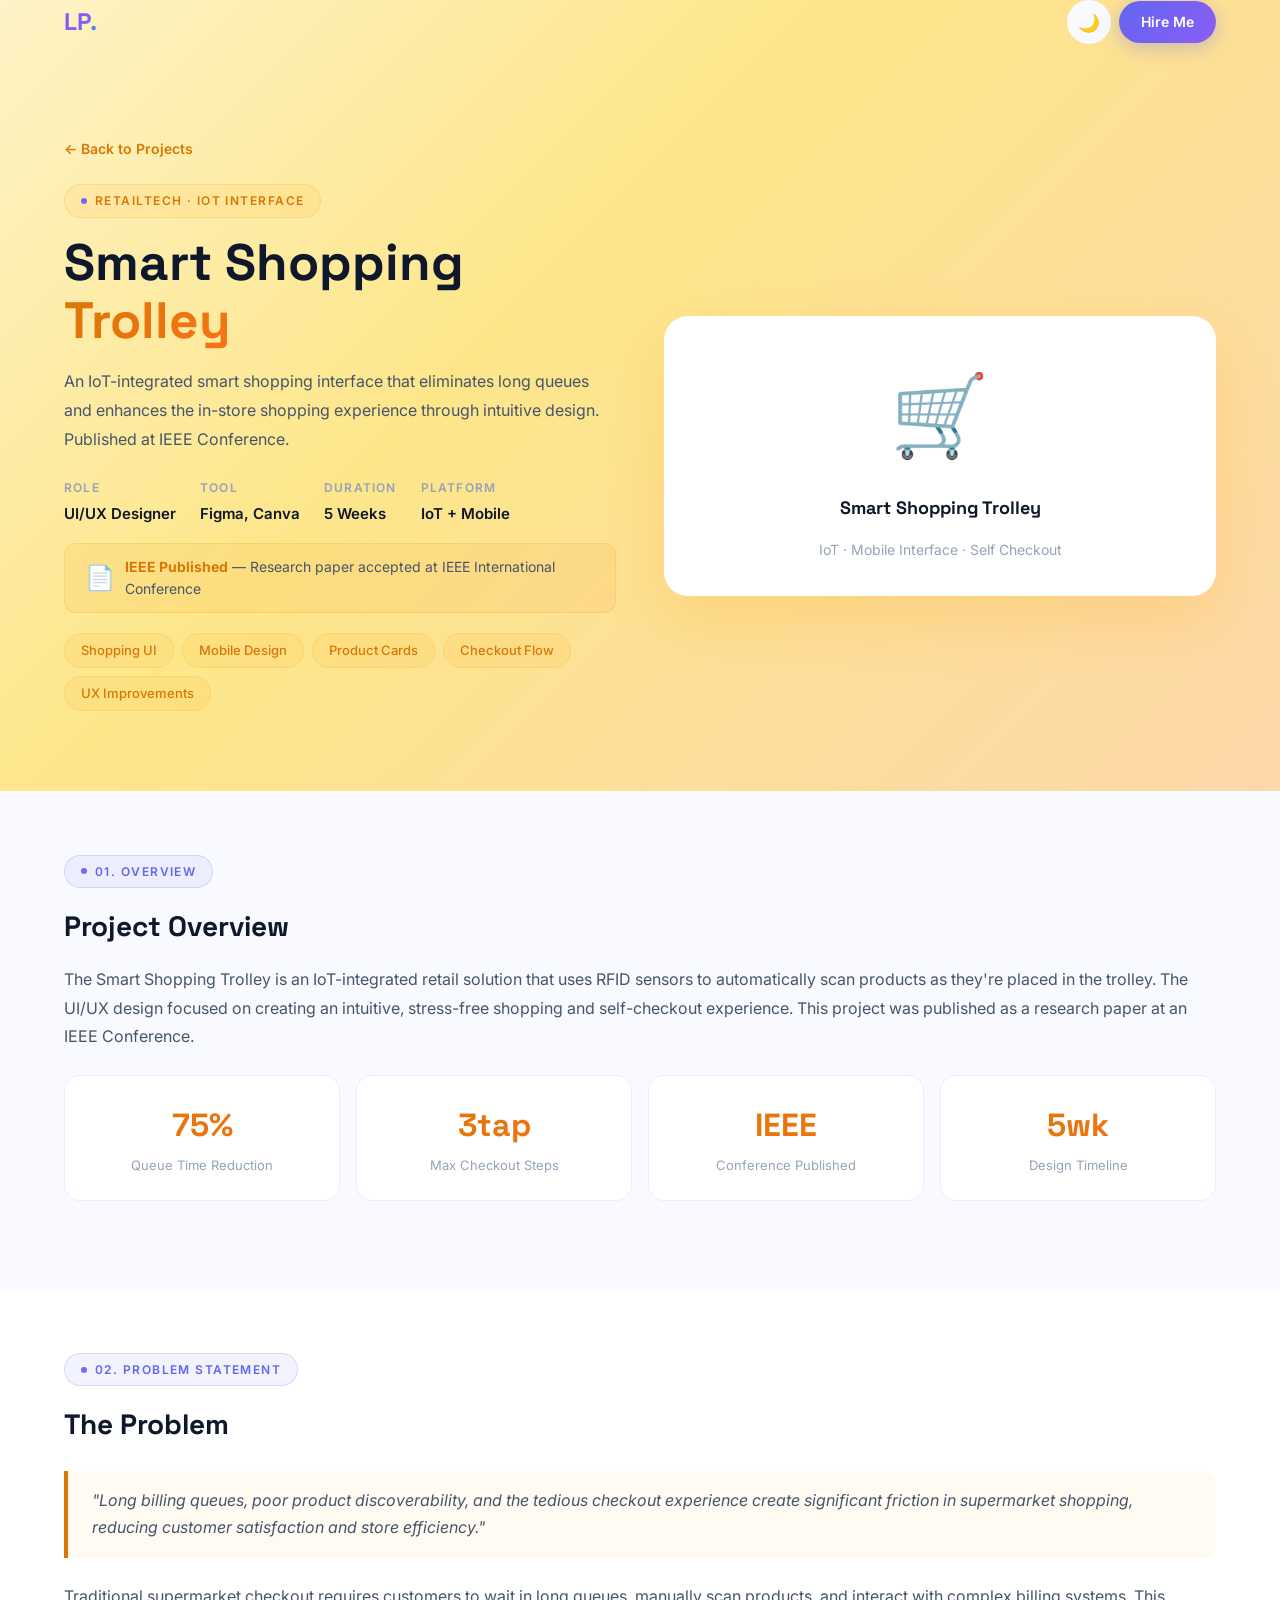
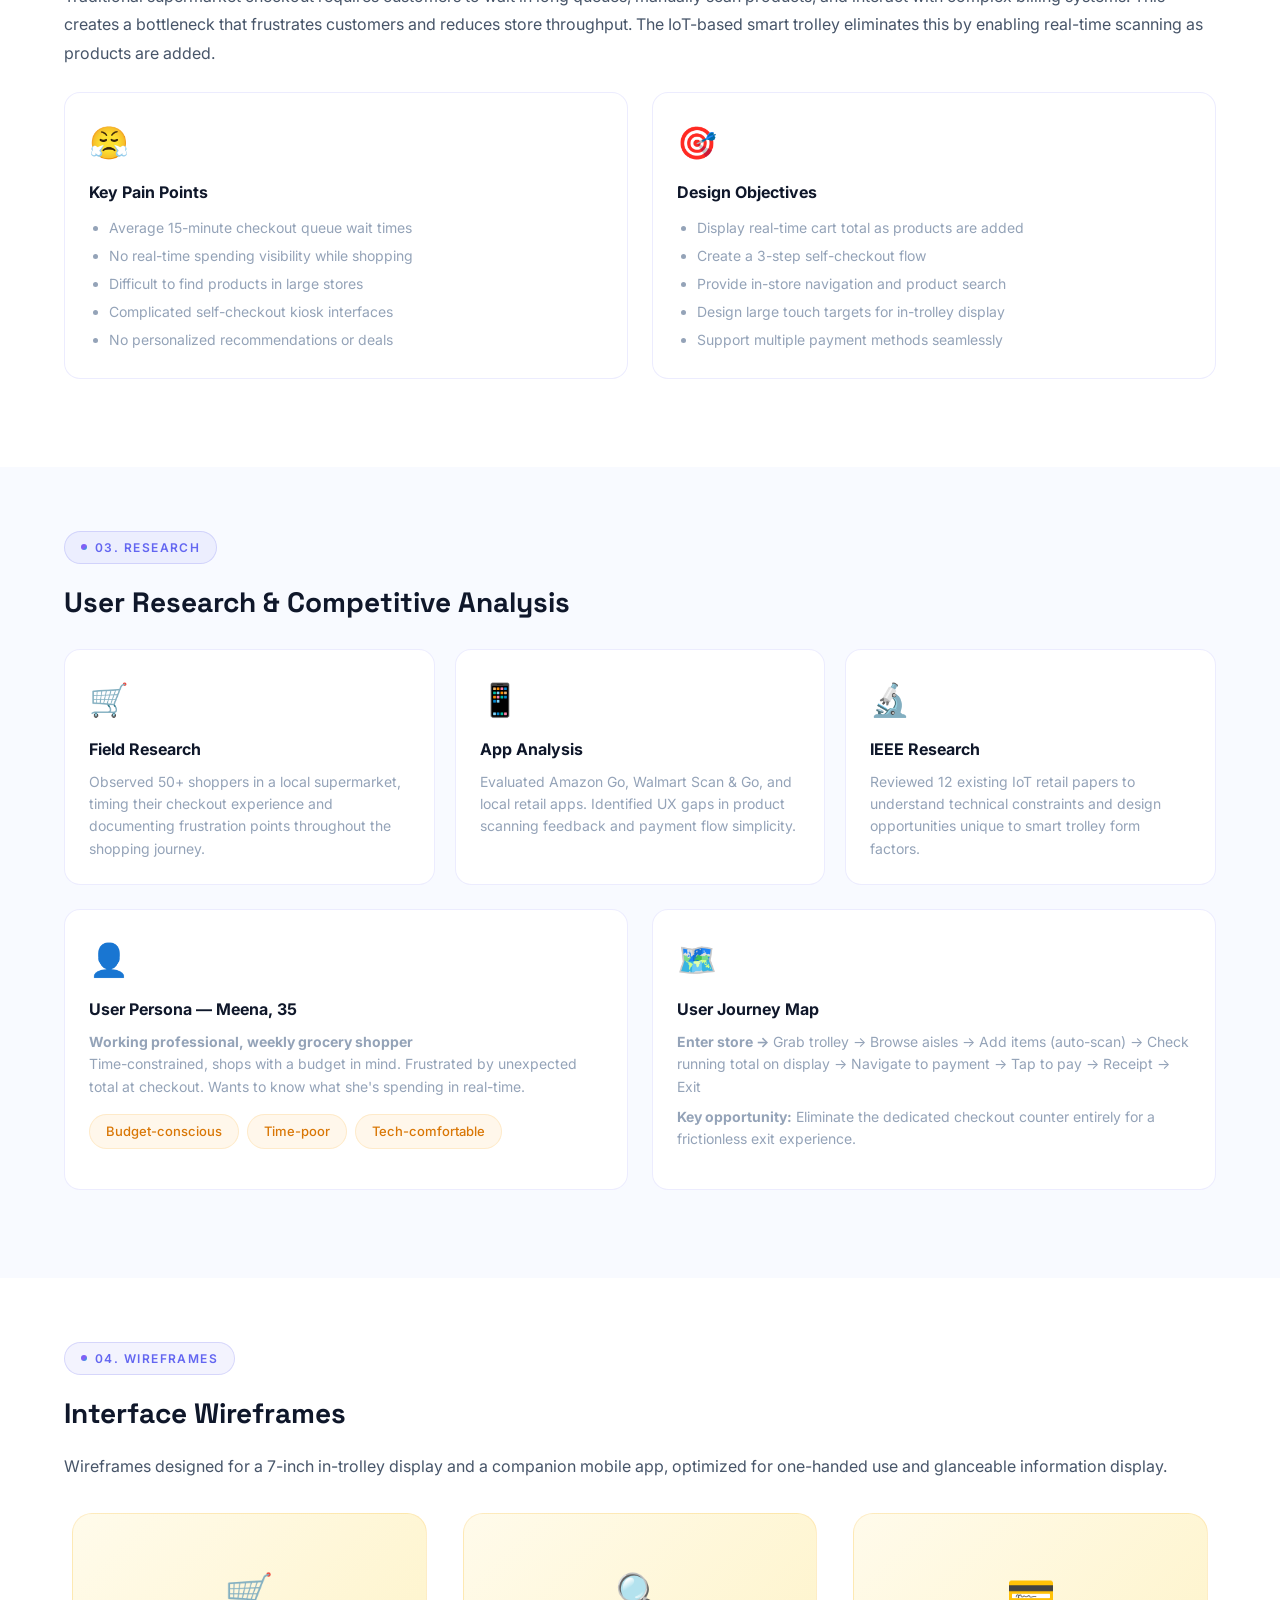
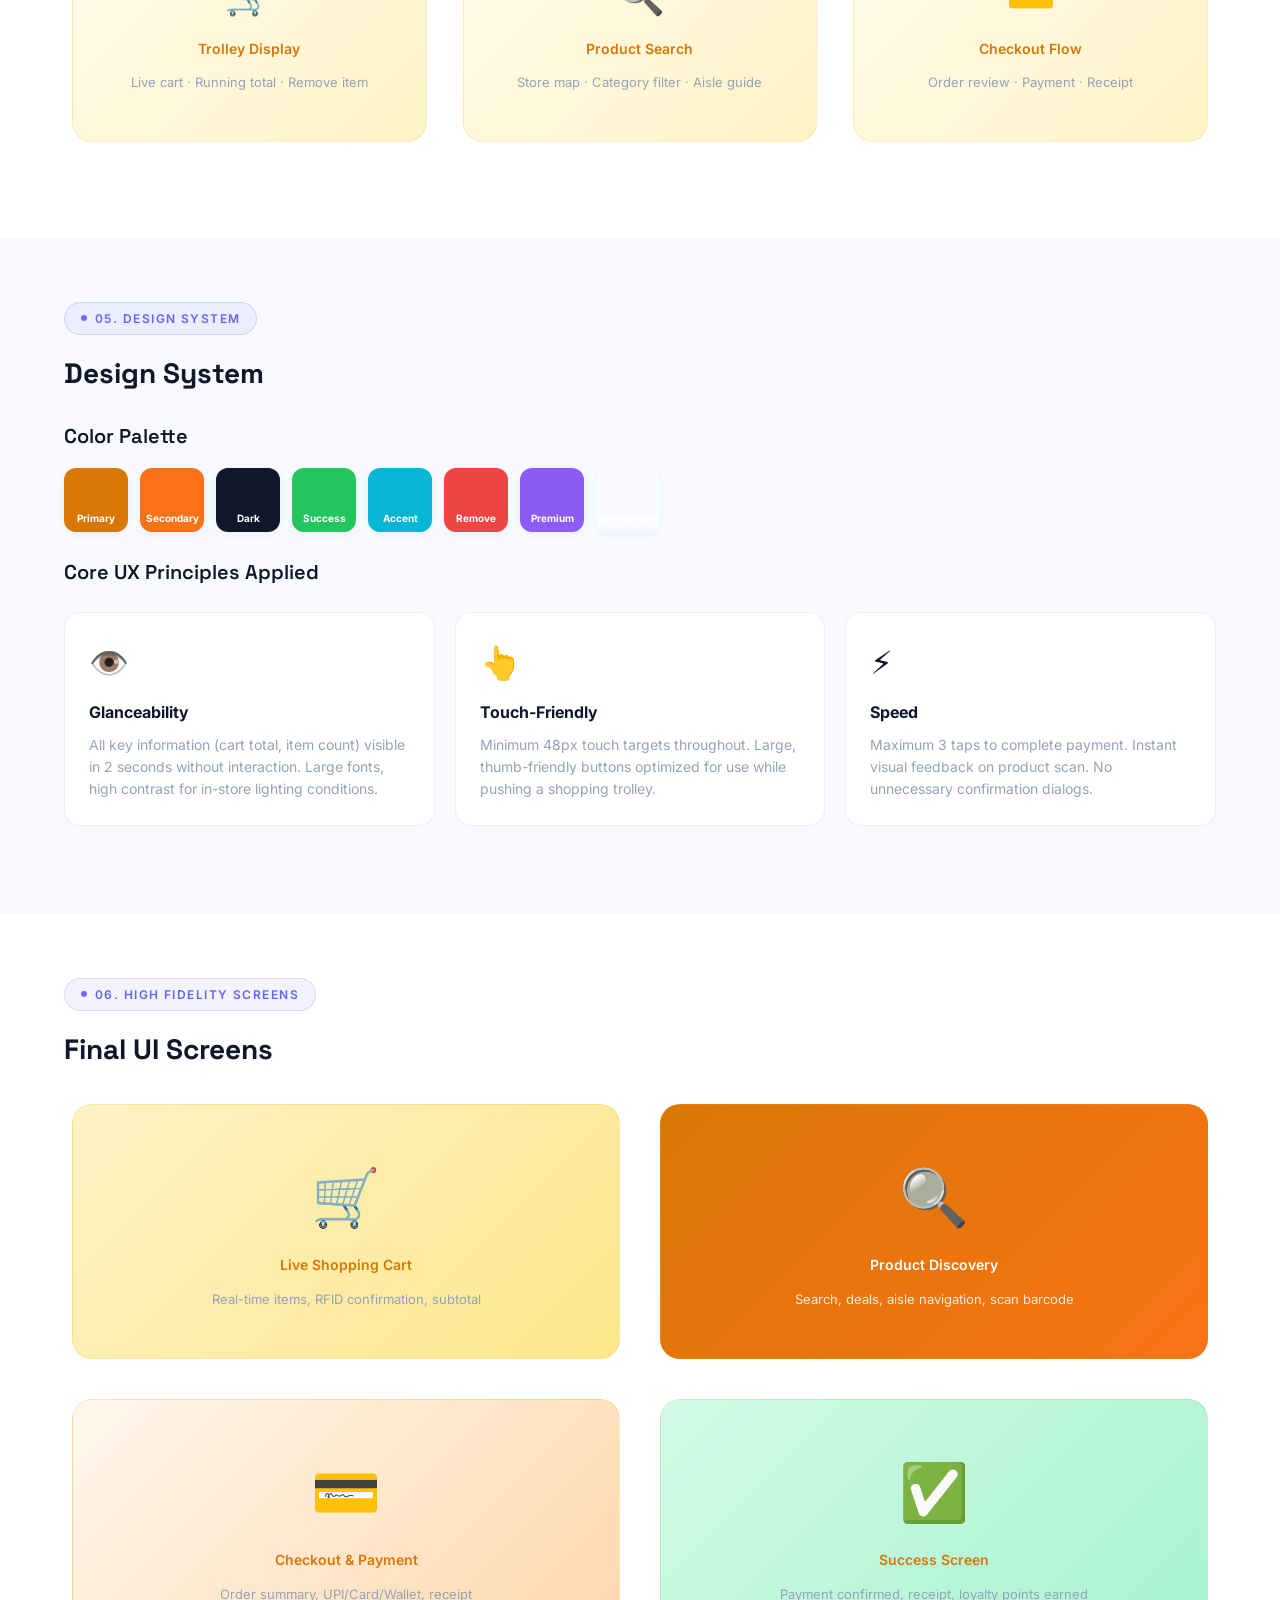
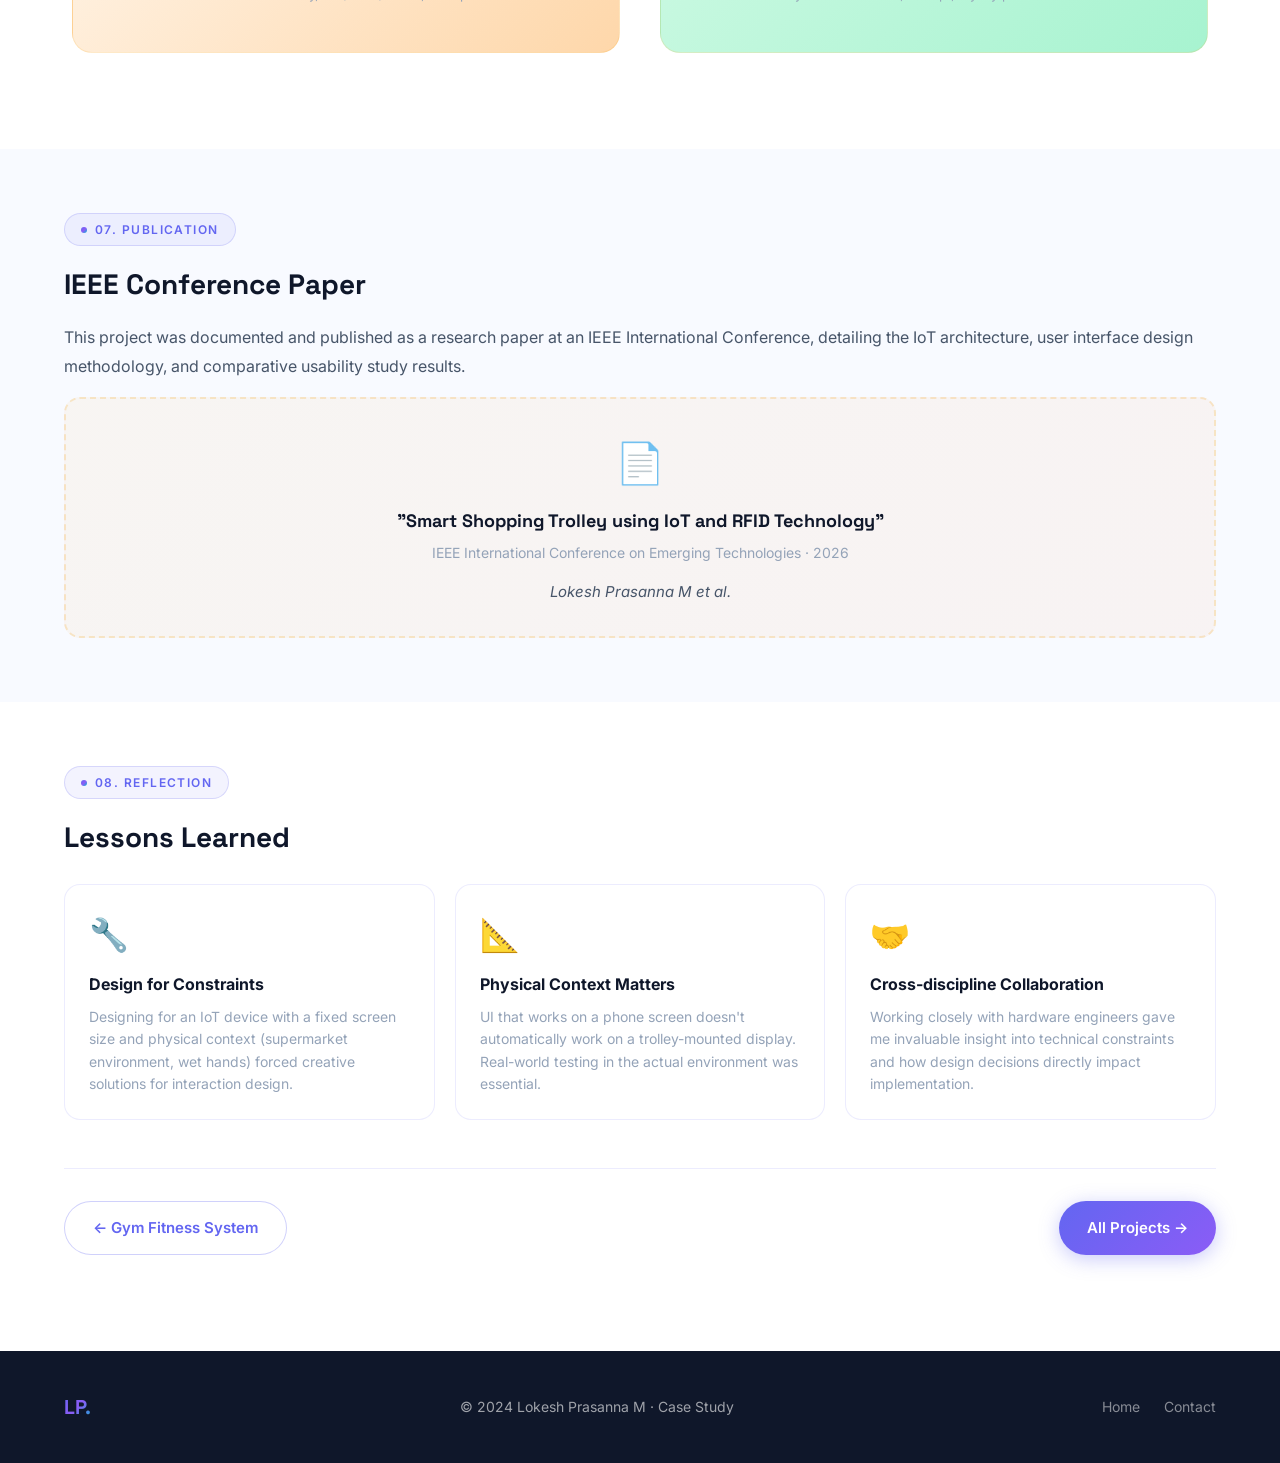
<file: case-study-3.html>
<!DOCTYPE html>
<html lang="en" data-theme="light">
<head>
  <meta charset="UTF-8" />
  <meta name="viewport" content="width=device-width, initial-scale=1.0" />
  <meta name="description" content="Smart Shopping Trolley — UI/UX Case Study by Lokesh Prasanna M. IoT retail design with smart product browsing and seamless checkout experience." />
  <title>Smart Shopping Trolley — Case Study | Lokesh Prasanna M</title>
  <link rel="icon" href="data:image/svg+xml,<svg xmlns='http://www.w3.org/2000/svg' viewBox='0 0 100 100'><text y='.9em' font-size='90'>🛒</text></svg>" />
  <link rel="preconnect" href="https://fonts.googleapis.com" />
  <link rel="preconnect" href="https://fonts.gstatic.com" crossorigin />
  <link href="https://fonts.googleapis.com/css2?family=Inter:wght@300;400;500;600;700;800;900&family=Space+Grotesk:wght@400;500;600;700&display=swap" rel="stylesheet" />
  <link rel="stylesheet" href="css/style.css" />
  <link rel="stylesheet" href="css/animations.css" />
  <link rel="stylesheet" href="css/dark-mode.css" />
  <style>
    .cs-hero { padding: calc(var(--nav-height) + 64px) 0 64px; background: linear-gradient(135deg, #fef3c7 0%, #fde68a 40%, #fed7aa 100%); position: relative; overflow: hidden; }
    [data-theme="dark"] .cs-hero { background: linear-gradient(135deg, rgba(245,158,11,0.12), rgba(249,115,22,0.08)); }
    .cs-hero-inner { display: grid; grid-template-columns: 1fr 1fr; gap: 48px; align-items: center; }
    .cs-back { display: inline-flex; align-items: center; gap: 8px; font-size: 0.875rem; font-weight: 600; color: #d97706; margin-bottom: 24px; transition: var(--transition-base); }
    .cs-back:hover { gap: 12px; }
    .cs-title { font-family: var(--font-display); font-size: clamp(2rem, 4vw, 3.25rem); font-weight: 800; color: var(--text-primary); line-height: 1.15; margin-bottom: 16px; }
    .cs-title .hl { background: linear-gradient(135deg,#d97706,#f97316); -webkit-background-clip:text; -webkit-text-fill-color:transparent; background-clip:text; }
    .cs-meta-row { display: flex; flex-wrap: wrap; gap: 24px; margin-top: 24px; }
    .cs-meta-item label { display: block; font-size: 0.75rem; text-transform: uppercase; letter-spacing: 0.1em; font-weight: 600; color: var(--text-muted); margin-bottom: 4px; }
    .cs-meta-item span { font-weight: 600; color: var(--text-primary); font-size: 0.9375rem; }
    .cs-hero-visual { background: white; border-radius: 24px; padding: 32px; box-shadow: 0 24px 60px rgba(245,158,11,0.2); text-align: center; font-size: 5rem; min-height: 280px; display: flex; align-items: center; justify-content: center; flex-direction: column; gap: 16px; }
    [data-theme="dark"] .cs-hero-visual { background: var(--bg-secondary); }
    .cs-section { padding: 64px 0; }
    .cs-section:nth-child(even) { background: var(--bg-secondary); }
    .cs-h2 { font-family: var(--font-display); font-size: 1.75rem; font-weight: 700; color: var(--text-primary); margin-bottom: 16px; }
    .cs-h3 { font-family: var(--font-display); font-size: 1.25rem; font-weight: 600; color: var(--text-primary); margin-bottom: 12px; margin-top: 24px; }
    .cs-p { font-size: 1rem; color: var(--text-secondary); line-height: 1.8; margin-bottom: 16px; }
    .cs-grid-2 { display: grid; grid-template-columns: 1fr 1fr; gap: 24px; margin: 24px 0; }
    .cs-grid-3 { display: grid; grid-template-columns: repeat(3, 1fr); gap: 20px; margin: 24px 0; }
    .cs-card { background: var(--bg-primary); border: 1px solid var(--border-light); border-radius: 16px; padding: 24px; transition: var(--transition-base); }
    [data-theme="dark"] .cs-section:nth-child(even) .cs-card { background: var(--bg-tertiary); }
    .cs-card:hover { box-shadow: var(--shadow-md); border-color: rgba(245,158,11,0.2); transform: translateY(-2px); }
    .cs-card-icon { font-size: 2rem; margin-bottom: 12px; }
    .cs-card h4 { font-weight: 700; font-size: 1rem; color: var(--text-primary); margin-bottom: 8px; }
    .cs-card p { font-size: 0.875rem; color: var(--text-muted); line-height: 1.6; }
    .cs-screen { border-radius: 20px; padding: 48px 32px; text-align: center; font-size: 4rem; margin: 8px; border: 1px solid rgba(245,158,11,0.15); min-height: 200px; display: flex; flex-direction: column; align-items: center; justify-content: center; gap: 12px; }
    .cs-screen-label { font-size: 0.875rem; font-weight: 600; color: #d97706; }
    .cs-color-palette { display: flex; gap: 12px; margin: 16px 0; flex-wrap: wrap; }
    .cs-color { width: 64px; height: 64px; border-radius: 12px; display: flex; align-items: flex-end; justify-content: center; padding-bottom: 6px; font-size: 0.625rem; font-weight: 700; color: white; box-shadow: var(--shadow-sm); }
    .cs-quote { border-left: 4px solid #d97706; padding: 16px 24px; background: rgba(245,158,11,0.05); border-radius: 0 12px 12px 0; margin: 24px 0; font-style: italic; color: var(--text-secondary); font-size: 1rem; line-height: 1.7; }
    .cs-tag-list { display: flex; flex-wrap: wrap; gap: 8px; margin: 16px 0; }
    .cs-tag { padding: 6px 16px; border-radius: 99px; font-size: 0.8125rem; font-weight: 500; background: rgba(245,158,11,0.08); color: #d97706; border: 1px solid rgba(245,158,11,0.15); }
    .cs-outcome-grid { display: grid; grid-template-columns: repeat(4, 1fr); gap: 16px; margin: 24px 0; }
    .cs-outcome-item { text-align: center; padding: 24px 16px; background: var(--bg-primary); border-radius: 16px; border: 1px solid var(--border-light); }
    [data-theme="dark"] .cs-outcome-item { background: var(--bg-secondary); }
    .cs-outcome-num { font-family: var(--font-display); font-size: 2rem; font-weight: 800; background: linear-gradient(135deg,#d97706,#f97316); -webkit-background-clip: text; -webkit-text-fill-color: transparent; background-clip: text; }
    .cs-outcome-label { font-size: 0.8125rem; color: var(--text-muted); margin-top: 4px; }
    .cs-nav { display: flex; justify-content: space-between; padding: 32px 0; border-top: 1px solid var(--border-light); margin-top: 48px; flex-wrap: wrap; gap: 16px; }
    .ieee-badge { display: inline-flex; align-items: center; gap: 10px; padding: 12px 20px; background: linear-gradient(135deg,rgba(245,158,11,0.1),rgba(249,115,22,0.08)); border: 1px solid rgba(245,158,11,0.2); border-radius: 12px; margin-top: 16px; }
    .ieee-badge .badge-icon { font-size: 1.5rem; }
    .ieee-badge .badge-text { font-size: 0.875rem; color: var(--text-secondary); }
    .ieee-badge strong { color: #d97706; }
    @media(max-width:768px) { .cs-hero-inner { grid-template-columns: 1fr; } .cs-grid-2,.cs-grid-3 { grid-template-columns: 1fr; } .cs-outcome-grid { grid-template-columns: 1fr 1fr; } }
  </style>
</head>
<body>

<div id="scroll-progress"></div>
<div id="cursor-glow"></div>
<button id="back-to-top" aria-label="Back to top">↑</button>

<nav id="navbar" role="navigation" aria-label="Main navigation">
  <div class="container">
    <div class="nav-inner">
      <a href="index.html" class="nav-logo">LP.</a>
      <div class="nav-actions">
        <button class="dark-toggle" id="dark-toggle" aria-label="Toggle dark mode">
          <span id="icon-moon">🌙</span>
          <span id="icon-sun" style="display:none">☀️</span>
        </button>
        <a href="index.html#contact" class="btn btn-primary" style="padding:10px 22px;font-size:0.875rem;">Hire Me</a>
      </div>
    </div>
  </div>
</nav>

<!-- HERO -->
<section class="cs-hero" aria-label="Case study overview">
  <div class="container">
    <a href="index.html#projects" class="cs-back page-load page-load-1">← Back to Projects</a>
    <div class="cs-hero-inner">
      <div class="page-load page-load-2">
        <span class="section-label" style="color:#d97706;background:rgba(245,158,11,0.08);border-color:rgba(245,158,11,0.2);">RetailTech · IoT Interface</span>
        <h1 class="cs-title">Smart Shopping <span class="hl">Trolley</span></h1>
        <p class="cs-p">An IoT-integrated smart shopping interface that eliminates long queues and enhances the in-store shopping experience through intuitive design. Published at IEEE Conference.</p>
        <div class="cs-meta-row">
          <div class="cs-meta-item"><label>Role</label><span>UI/UX Designer</span></div>
          <div class="cs-meta-item"><label>Tool</label><span>Figma, Canva</span></div>
          <div class="cs-meta-item"><label>Duration</label><span>5 Weeks</span></div>
          <div class="cs-meta-item"><label>Platform</label><span>IoT + Mobile</span></div>
        </div>
        <div class="ieee-badge">
          <div class="badge-icon">📄</div>
          <div class="badge-text"><strong>IEEE Published</strong> — Research paper accepted at IEEE International Conference</div>
        </div>
        <div class="cs-tag-list" style="margin-top:20px;">
          <span class="cs-tag">Shopping UI</span>
          <span class="cs-tag">Mobile Design</span>
          <span class="cs-tag">Product Cards</span>
          <span class="cs-tag">Checkout Flow</span>
          <span class="cs-tag">UX Improvements</span>
        </div>
      </div>
      <div class="cs-hero-visual page-load page-load-3">
        <div style="font-size:5rem;">🛒</div>
        <div style="font-family:var(--font-display);font-weight:700;font-size:1.125rem;color:var(--text-primary);">Smart Shopping Trolley</div>
        <div style="font-size:0.875rem;color:var(--text-muted);">IoT · Mobile Interface · Self Checkout</div>
      </div>
    </div>
  </div>
</section>

<!-- OVERVIEW -->
<section class="cs-section">
  <div class="container">
    <div class="reveal">
      <span class="section-label">01. Overview</span>
      <h2 class="cs-h2">Project Overview</h2>
      <p class="cs-p">The Smart Shopping Trolley is an IoT-integrated retail solution that uses RFID sensors to automatically scan products as they're placed in the trolley. The UI/UX design focused on creating an intuitive, stress-free shopping and self-checkout experience. This project was published as a research paper at an IEEE Conference.</p>
    </div>
    <div class="cs-outcome-grid reveal">
      <div class="cs-outcome-item"><div class="cs-outcome-num">75%</div><div class="cs-outcome-label">Queue Time Reduction</div></div>
      <div class="cs-outcome-item"><div class="cs-outcome-num">3tap</div><div class="cs-outcome-label">Max Checkout Steps</div></div>
      <div class="cs-outcome-item"><div class="cs-outcome-num">IEEE</div><div class="cs-outcome-label">Conference Published</div></div>
      <div class="cs-outcome-item"><div class="cs-outcome-num">5wk</div><div class="cs-outcome-label">Design Timeline</div></div>
    </div>
  </div>
</section>

<!-- PROBLEM -->
<section class="cs-section">
  <div class="container">
    <div class="reveal">
      <span class="section-label">02. Problem Statement</span>
      <h2 class="cs-h2">The Problem</h2>
      <div class="cs-quote">"Long billing queues, poor product discoverability, and the tedious checkout experience create significant friction in supermarket shopping, reducing customer satisfaction and store efficiency."</div>
      <p class="cs-p">Traditional supermarket checkout requires customers to wait in long queues, manually scan products, and interact with complex billing systems. This creates a bottleneck that frustrates customers and reduces store throughput. The IoT-based smart trolley eliminates this by enabling real-time scanning as products are added.</p>
    </div>
    <div class="cs-grid-2">
      <div class="cs-card reveal">
        <div class="cs-card-icon">😤</div>
        <h4>Key Pain Points</h4>
        <ul style="list-style:disc;padding-left:20px;color:var(--text-muted);font-size:0.875rem;line-height:2;">
          <li>Average 15-minute checkout queue wait times</li>
          <li>No real-time spending visibility while shopping</li>
          <li>Difficult to find products in large stores</li>
          <li>Complicated self-checkout kiosk interfaces</li>
          <li>No personalized recommendations or deals</li>
        </ul>
      </div>
      <div class="cs-card reveal">
        <div class="cs-card-icon">🎯</div>
        <h4>Design Objectives</h4>
        <ul style="list-style:disc;padding-left:20px;color:var(--text-muted);font-size:0.875rem;line-height:2;">
          <li>Display real-time cart total as products are added</li>
          <li>Create a 3-step self-checkout flow</li>
          <li>Provide in-store navigation and product search</li>
          <li>Design large touch targets for in-trolley display</li>
          <li>Support multiple payment methods seamlessly</li>
        </ul>
      </div>
    </div>
  </div>
</section>

<!-- RESEARCH -->
<section class="cs-section">
  <div class="container">
    <div class="reveal">
      <span class="section-label">03. Research</span>
      <h2 class="cs-h2">User Research &amp; Competitive Analysis</h2>
    </div>
    <div class="cs-grid-3">
      <div class="cs-card reveal">
        <div class="cs-card-icon">🛒</div>
        <h4>Field Research</h4>
        <p>Observed 50+ shoppers in a local supermarket, timing their checkout experience and documenting frustration points throughout the shopping journey.</p>
      </div>
      <div class="cs-card reveal">
        <div class="cs-card-icon">📱</div>
        <h4>App Analysis</h4>
        <p>Evaluated Amazon Go, Walmart Scan &amp; Go, and local retail apps. Identified UX gaps in product scanning feedback and payment flow simplicity.</p>
      </div>
      <div class="cs-card reveal">
        <div class="cs-card-icon">🔬</div>
        <h4>IEEE Research</h4>
        <p>Reviewed 12 existing IoT retail papers to understand technical constraints and design opportunities unique to smart trolley form factors.</p>
      </div>
    </div>
    <div class="cs-grid-2" style="margin-top:24px;">
      <div class="cs-card reveal">
        <div class="cs-card-icon">👤</div>
        <h4>User Persona — Meena, 35</h4>
        <p><strong>Working professional, weekly grocery shopper</strong></p>
        <p>Time-constrained, shops with a budget in mind. Frustrated by unexpected total at checkout. Wants to know what she's spending in real-time.</p>
        <div class="cs-tag-list"><span class="cs-tag">Budget-conscious</span><span class="cs-tag">Time-poor</span><span class="cs-tag">Tech-comfortable</span></div>
      </div>
      <div class="cs-card reveal">
        <div class="cs-card-icon">🗺️</div>
        <h4>User Journey Map</h4>
        <p><strong>Enter store →</strong> Grab trolley → Browse aisles → Add items (auto-scan) → Check running total on display → Navigate to payment → Tap to pay → Receipt → Exit</p>
        <p style="margin-top:8px;"><strong>Key opportunity:</strong> Eliminate the dedicated checkout counter entirely for a frictionless exit experience.</p>
      </div>
    </div>
  </div>
</section>

<!-- WIREFRAMES -->
<section class="cs-section">
  <div class="container">
    <div class="reveal">
      <span class="section-label">04. Wireframes</span>
      <h2 class="cs-h2">Interface Wireframes</h2>
      <p class="cs-p">Wireframes designed for a 7-inch in-trolley display and a companion mobile app, optimized for one-handed use and glanceable information display.</p>
    </div>
    <div class="cs-grid-3">
      <div class="cs-screen reveal" style="background:linear-gradient(135deg,#fffbeb,#fef3c7);">
        <div style="font-size:2.5rem;">🛒</div>
        <div class="cs-screen-label">Trolley Display</div>
        <div style="font-size:0.8125rem;color:var(--text-muted);text-align:center;">Live cart · Running total · Remove item</div>
      </div>
      <div class="cs-screen reveal" style="background:linear-gradient(135deg,#fffbeb,#fef3c7);">
        <div style="font-size:2.5rem;">🔍</div>
        <div class="cs-screen-label">Product Search</div>
        <div style="font-size:0.8125rem;color:var(--text-muted);text-align:center;">Store map · Category filter · Aisle guide</div>
      </div>
      <div class="cs-screen reveal" style="background:linear-gradient(135deg,#fffbeb,#fef3c7);">
        <div style="font-size:2.5rem;">💳</div>
        <div class="cs-screen-label">Checkout Flow</div>
        <div style="font-size:0.8125rem;color:var(--text-muted);text-align:center;">Order review · Payment · Receipt</div>
      </div>
    </div>
  </div>
</section>

<!-- DESIGN SYSTEM -->
<section class="cs-section">
  <div class="container">
    <div class="reveal">
      <span class="section-label">05. Design System</span>
      <h2 class="cs-h2">Design System</h2>
    </div>
    <h3 class="cs-h3 reveal">Color Palette</h3>
    <div class="cs-color-palette reveal">
      <div class="cs-color" style="background:#d97706;">Primary</div>
      <div class="cs-color" style="background:#f97316;">Secondary</div>
      <div class="cs-color" style="background:#0f172a;">Dark</div>
      <div class="cs-color" style="background:#22c55e;">Success</div>
      <div class="cs-color" style="background:#06b6d4;">Accent</div>
      <div class="cs-color" style="background:#ef4444;">Remove</div>
      <div class="cs-color" style="background:#8b5cf6;">Premium</div>
      <div class="cs-color" style="background:#f8faff;">Background</div>
    </div>
    <h3 class="cs-h3 reveal">Core UX Principles Applied</h3>
    <div class="cs-grid-3">
      <div class="cs-card reveal">
        <div class="cs-card-icon">👁️</div>
        <h4>Glanceability</h4>
        <p>All key information (cart total, item count) visible in 2 seconds without interaction. Large fonts, high contrast for in-store lighting conditions.</p>
      </div>
      <div class="cs-card reveal">
        <div class="cs-card-icon">👆</div>
        <h4>Touch-Friendly</h4>
        <p>Minimum 48px touch targets throughout. Large, thumb-friendly buttons optimized for use while pushing a shopping trolley.</p>
      </div>
      <div class="cs-card reveal">
        <div class="cs-card-icon">⚡</div>
        <h4>Speed</h4>
        <p>Maximum 3 taps to complete payment. Instant visual feedback on product scan. No unnecessary confirmation dialogs.</p>
      </div>
    </div>
  </div>
</section>

<!-- HIGH FIDELITY -->
<section class="cs-section">
  <div class="container">
    <div class="reveal">
      <span class="section-label">06. High Fidelity Screens</span>
      <h2 class="cs-h2">Final UI Screens</h2>
    </div>
    <div class="cs-grid-2">
      <div class="cs-screen reveal" style="background:linear-gradient(135deg,#fef3c7,#fde68a);">
        <div style="font-size:3.5rem;">🛒</div>
        <div class="cs-screen-label">Live Shopping Cart</div>
        <div style="font-size:0.8125rem;color:var(--text-muted);text-align:center;">Real-time items, RFID confirmation, subtotal</div>
      </div>
      <div class="cs-screen reveal" style="background:linear-gradient(135deg,#d97706,#f97316);">
        <div style="font-size:3.5rem;">🔍</div>
        <div class="cs-screen-label" style="color:white;">Product Discovery</div>
        <div style="font-size:0.8125rem;color:rgba(255,255,255,0.85);text-align:center;">Search, deals, aisle navigation, scan barcode</div>
      </div>
      <div class="cs-screen reveal" style="background:linear-gradient(135deg,#fff7ed,#fed7aa);">
        <div style="font-size:3.5rem;">💳</div>
        <div class="cs-screen-label">Checkout &amp; Payment</div>
        <div style="font-size:0.8125rem;color:var(--text-muted);text-align:center;">Order summary, UPI/Card/Wallet, receipt</div>
      </div>
      <div class="cs-screen reveal" style="background:linear-gradient(135deg,#d1fae5,#a7f3d0);">
        <div style="font-size:3.5rem;">✅</div>
        <div class="cs-screen-label">Success Screen</div>
        <div style="font-size:0.8125rem;color:var(--text-muted);text-align:center;">Payment confirmed, receipt, loyalty points earned</div>
      </div>
    </div>
  </div>
</section>

<!-- IEEE PUBLICATION -->
<section class="cs-section">
  <div class="container">
    <div class="reveal">
      <span class="section-label">07. Publication</span>
      <h2 class="cs-h2">IEEE Conference Paper</h2>
      <p class="cs-p">This project was documented and published as a research paper at an IEEE International Conference, detailing the IoT architecture, user interface design methodology, and comparative usability study results.</p>
      <div class="cs-card reveal" style="padding:32px;text-align:center;background:linear-gradient(135deg,rgba(245,158,11,0.05),rgba(249,115,22,0.05));border:2px dashed rgba(245,158,11,0.2);">
        <div style="font-size:2.5rem;margin-bottom:12px;">📄</div>
        <div style="font-family:var(--font-display);font-size:1.125rem;font-weight:700;color:var(--text-primary);margin-bottom:6px;">"Smart Shopping Trolley using IoT and RFID Technology"</div>
        <div style="color:var(--text-muted);font-size:0.875rem;margin-bottom:16px;">IEEE International Conference on Emerging Technologies · 2026</div>
        <div style="color:var(--text-secondary);font-size:0.9375rem;font-style:italic;">Lokesh Prasanna M et al.</div>
      </div>
    </div>
  </div>
</section>

<!-- LESSONS -->
<section class="cs-section">
  <div class="container">
    <div class="reveal">
      <span class="section-label">08. Reflection</span>
      <h2 class="cs-h2">Lessons Learned</h2>
    </div>
    <div class="cs-grid-3">
      <div class="cs-card reveal">
        <div class="cs-card-icon">🔧</div>
        <h4>Design for Constraints</h4>
        <p>Designing for an IoT device with a fixed screen size and physical context (supermarket environment, wet hands) forced creative solutions for interaction design.</p>
      </div>
      <div class="cs-card reveal">
        <div class="cs-card-icon">📐</div>
        <h4>Physical Context Matters</h4>
        <p>UI that works on a phone screen doesn't automatically work on a trolley-mounted display. Real-world testing in the actual environment was essential.</p>
      </div>
      <div class="cs-card reveal">
        <div class="cs-card-icon">🤝</div>
        <h4>Cross-discipline Collaboration</h4>
        <p>Working closely with hardware engineers gave me invaluable insight into technical constraints and how design decisions directly impact implementation.</p>
      </div>
    </div>
    <div class="cs-nav">
      <a href="case-study-2.html" class="btn btn-secondary">← Gym Fitness System</a>
      <a href="index.html#projects" class="btn btn-primary">All Projects →</a>
    </div>
  </div>
</section>

<footer role="contentinfo">
  <div class="container">
    <div class="footer-inner">
      <div class="footer-logo">LP.</div>
      <p class="footer-copy">© 2024 Lokesh Prasanna M · Case Study</p>
      <div class="footer-links">
        <a href="index.html">Home</a>
        <a href="index.html#contact">Contact</a>
      </div>
    </div>
  </div>
</footer>

<script src="js/animations.js"></script>
<script src="js/main.js"></script>
</body>
</html>
</file>
<file: css/style.css>
/* ============================================================
   LOKESH PRASANNA M — PREMIUM UI/UX PORTFOLIO
   Design System & Core Styles
   ============================================================ */

/* ── Google Fonts ─────────────────────────────────────────── */
@import url('https://fonts.googleapis.com/css2?family=Inter:wght@300;400;500;600;700;800;900&family=Space+Grotesk:wght@400;500;600;700&display=swap');

/* ── Design Tokens ────────────────────────────────────────── */
:root {
  /* Colors */
  --primary:        #6366f1;
  --primary-light:  #818cf8;
  --violet:         #8b5cf6;
  --cyan:           #06b6d4;
  --cyan-light:     #67e8f9;
  --accent:         #f472b6;

  /* Gradients */
  --grad-primary:   linear-gradient(135deg, #6366f1 0%, #8b5cf6 50%, #06b6d4 100%);
  --grad-hero:      linear-gradient(135deg, #ede9fe 0%, #e0f2fe 100%);
  --grad-card:      linear-gradient(145deg, rgba(255,255,255,0.9), rgba(248,250,255,0.7));
  --grad-btn:       linear-gradient(135deg, #6366f1, #8b5cf6);
  --grad-btn-cyan:  linear-gradient(135deg, #06b6d4, #6366f1);

  /* Backgrounds */
  --bg-primary:     #ffffff;
  --bg-secondary:   #f8faff;
  --bg-tertiary:    #f0f4ff;
  --bg-glass:       rgba(255, 255, 255, 0.7);
  --bg-glass-dark:  rgba(255, 255, 255, 0.08);

  /* Text */
  --text-primary:   #0f172a;
  --text-secondary: #475569;
  --text-muted:     #94a3b8;
  --text-white:     #ffffff;

  /* Borders */
  --border-light:   rgba(99, 102, 241, 0.12);
  --border-glass:   rgba(255, 255, 255, 0.3);

  /* Shadows */
  --shadow-sm:      0 2px 8px rgba(99, 102, 241, 0.08);
  --shadow-md:      0 8px 32px rgba(99, 102, 241, 0.12);
  --shadow-lg:      0 20px 60px rgba(99, 102, 241, 0.18);
  --shadow-xl:      0 32px 80px rgba(99, 102, 241, 0.22);
  --shadow-glow:    0 0 40px rgba(99, 102, 241, 0.25);
  --shadow-cyan:    0 0 30px rgba(6, 182, 212, 0.2);

  /* Spacing */
  --space-xs:   4px;
  --space-sm:   8px;
  --space-md:   16px;
  --space-lg:   24px;
  --space-xl:   40px;
  --space-2xl:  64px;
  --space-3xl:  96px;
  --space-4xl:  128px;

  /* Border Radius */
  --radius-sm:  8px;
  --radius-md:  12px;
  --radius-lg:  16px;
  --radius-xl:  24px;
  --radius-2xl: 32px;
  --radius-full: 9999px;

  /* Typography */
  --font-sans:    'Inter', system-ui, sans-serif;
  --font-display: 'Space Grotesk', system-ui, sans-serif;

  /* Transitions */
  --transition-fast:   all 0.15s cubic-bezier(0.4, 0, 0.2, 1);
  --transition-base:   all 0.3s cubic-bezier(0.4, 0, 0.2, 1);
  --transition-slow:   all 0.5s cubic-bezier(0.4, 0, 0.2, 1);
  --transition-bounce: all 0.4s cubic-bezier(0.34, 1.56, 0.64, 1);

  /* Nav */
  --nav-height: 72px;
}

/* ── Base Reset ───────────────────────────────────────────── */
*, *::before, *::after {
  box-sizing: border-box;
  margin: 0;
  padding: 0;
}

html {
  scroll-behavior: smooth;
  font-size: 16px;
  -webkit-text-size-adjust: 100%;
}

body {
  font-family: var(--font-sans);
  background-color: var(--bg-primary);
  color: var(--text-primary);
  line-height: 1.6;
  overflow-x: hidden;
  -webkit-font-smoothing: antialiased;
  -moz-osx-font-smoothing: grayscale;
}

img { max-width: 100%; height: auto; display: block; }
a { text-decoration: none; color: inherit; }
ul { list-style: none; }
button { cursor: pointer; border: none; background: none; font-family: inherit; }

/* ── Utility Classes ──────────────────────────────────────── */
.container {
  width: 100%;
  max-width: 1200px;
  margin: 0 auto;
  padding: 0 var(--space-lg);
}

.section-padding {
  padding: var(--space-4xl) 0;
}

.section-padding-sm {
  padding: var(--space-2xl) 0;
}

.text-gradient {
  background: var(--grad-primary);
  -webkit-background-clip: text;
  -webkit-text-fill-color: transparent;
  background-clip: text;
}

.text-center { text-align: center; }
.text-left { text-align: left; }

.flex { display: flex; }
.flex-center { display: flex; align-items: center; justify-content: center; }
.flex-between { display: flex; align-items: center; justify-content: space-between; }
.grid { display: grid; }

/* ── Section Header ───────────────────────────────────────── */
.section-label {
  display: inline-flex;
  align-items: center;
  gap: var(--space-sm);
  font-size: 12px;
  font-weight: 600;
  letter-spacing: 0.12em;
  text-transform: uppercase;
  color: var(--primary);
  background: rgba(99, 102, 241, 0.08);
  padding: 6px 16px;
  border-radius: var(--radius-full);
  border: 1px solid rgba(99, 102, 241, 0.2);
  margin-bottom: var(--space-md);
}

.section-label::before {
  content: '';
  width: 6px; height: 6px;
  border-radius: 50%;
  background: var(--grad-primary);
  flex-shrink: 0;
}

.section-title {
  font-family: var(--font-display);
  font-size: clamp(2rem, 4vw, 3rem);
  font-weight: 700;
  line-height: 1.15;
  color: var(--text-primary);
  margin-bottom: var(--space-md);
}

.section-subtitle {
  font-size: 1.125rem;
  color: var(--text-secondary);
  max-width: 560px;
  line-height: 1.7;
}

.section-header {
  margin-bottom: var(--space-2xl);
}

.section-header.center {
  text-align: center;
}

.section-header.center .section-subtitle {
  margin: 0 auto;
}

/* ── Buttons ──────────────────────────────────────────────── */
.btn {
  display: inline-flex;
  align-items: center;
  gap: 10px;
  padding: 14px 28px;
  border-radius: var(--radius-full);
  font-size: 0.9375rem;
  font-weight: 600;
  transition: var(--transition-bounce);
  position: relative;
  overflow: hidden;
  white-space: nowrap;
}

.btn::after {
  content: '';
  position: absolute;
  inset: 0;
  background: rgba(255,255,255,0.15);
  opacity: 0;
  transition: var(--transition-fast);
}

.btn:hover::after { opacity: 1; }

.btn-primary {
  background: var(--grad-btn);
  color: var(--text-white);
  box-shadow: 0 4px 20px rgba(99, 102, 241, 0.35);
}

.btn-primary:hover {
  transform: translateY(-2px);
  box-shadow: 0 8px 32px rgba(99, 102, 241, 0.45);
}

.btn-secondary {
  background: var(--bg-glass);
  color: var(--primary);
  border: 1.5px solid rgba(99, 102, 241, 0.3);
  backdrop-filter: blur(12px);
}

.btn-secondary:hover {
  transform: translateY(-2px);
  background: rgba(99, 102, 241, 0.08);
  box-shadow: var(--shadow-md);
}

.btn-outline {
  background: transparent;
  color: var(--text-primary);
  border: 1.5px solid var(--border-light);
}

.btn-outline:hover {
  transform: translateY(-2px);
  border-color: var(--primary);
  color: var(--primary);
  box-shadow: var(--shadow-sm);
}

.btn-cyan {
  background: var(--grad-btn-cyan);
  color: white;
  box-shadow: 0 4px 20px rgba(6, 182, 212, 0.3);
}

.btn-cyan:hover {
  transform: translateY(-2px);
  box-shadow: 0 8px 32px rgba(6, 182, 212, 0.45);
}

.btn-icon {
  width: 18px;
  height: 18px;
  flex-shrink: 0;
}

/* ── Glass Card ───────────────────────────────────────────── */
.glass-card {
  background: var(--bg-glass);
  backdrop-filter: blur(20px);
  -webkit-backdrop-filter: blur(20px);
  border: 1px solid var(--border-glass);
  border-radius: var(--radius-xl);
  box-shadow: var(--shadow-md);
  transition: var(--transition-base);
}

.glass-card:hover {
  transform: translateY(-4px);
  box-shadow: var(--shadow-lg);
}

/* ── Progress Bar ─────────────────────────────────────────── */
.progress-bar {
  height: 6px;
  background: rgba(99, 102, 241, 0.1);
  border-radius: var(--radius-full);
  overflow: hidden;
}

.progress-fill {
  height: 100%;
  border-radius: var(--radius-full);
  background: var(--grad-primary);
  width: 0%;
  transition: width 1.2s cubic-bezier(0.4, 0, 0.2, 1);
}

/* ── Scroll Progress Bar ──────────────────────────────────── */
#scroll-progress {
  position: fixed;
  top: 0;
  left: 0;
  height: 3px;
  background: var(--grad-primary);
  z-index: 9999;
  width: 0%;
  transition: width 0.1s linear;
  border-radius: 0 var(--radius-full) var(--radius-full) 0;
}

/* ═══════════════════════════════════════════════════════════
   NAVIGATION
═══════════════════════════════════════════════════════════ */
#navbar {
  position: fixed;
  top: 0;
  left: 0;
  right: 0;
  height: var(--nav-height);
  z-index: 1000;
  transition: var(--transition-base);
}

#navbar.scrolled {
  background: rgba(255, 255, 255, 0.85);
  backdrop-filter: blur(24px);
  -webkit-backdrop-filter: blur(24px);
  border-bottom: 1px solid var(--border-light);
  box-shadow: var(--shadow-sm);
}

.nav-inner {
  display: flex;
  align-items: center;
  justify-content: space-between;
  height: 100%;
  gap: var(--space-lg);
}

.nav-logo {
  font-family: var(--font-display);
  font-size: 1.5rem;
  font-weight: 700;
  background: var(--grad-primary);
  -webkit-background-clip: text;
  -webkit-text-fill-color: transparent;
  background-clip: text;
  flex-shrink: 0;
}

.nav-links {
  display: flex;
  align-items: center;
  gap: 4px;
}

.nav-link {
  padding: 8px 14px;
  border-radius: var(--radius-full);
  font-size: 0.875rem;
  font-weight: 500;
  color: var(--text-secondary);
  transition: var(--transition-fast);
}

.nav-link:hover, .nav-link.active {
  color: var(--primary);
  background: rgba(99, 102, 241, 0.08);
}

.nav-actions {
  display: flex;
  align-items: center;
  gap: var(--space-sm);
}

/* Dark mode toggle */
.dark-toggle {
  width: 44px;
  height: 44px;
  border-radius: var(--radius-full);
  display: flex;
  align-items: center;
  justify-content: center;
  background: var(--bg-secondary);
  color: var(--text-secondary);
  transition: var(--transition-base);
  font-size: 1.1rem;
}

.dark-toggle:hover {
  background: rgba(99, 102, 241, 0.1);
  color: var(--primary);
  transform: rotate(20deg);
}

/* Mobile Menu */
.hamburger {
  display: none;
  flex-direction: column;
  gap: 5px;
  width: 44px;
  height: 44px;
  align-items: center;
  justify-content: center;
  border-radius: var(--radius-md);
  background: var(--bg-secondary);
}

.hamburger span {
  display: block;
  width: 22px;
  height: 2px;
  background: var(--text-primary);
  border-radius: 2px;
  transition: var(--transition-base);
}

.mobile-menu {
  display: none;
  position: fixed;
  top: var(--nav-height);
  left: 0;
  right: 0;
  background: rgba(255,255,255,0.97);
  backdrop-filter: blur(24px);
  border-bottom: 1px solid var(--border-light);
  padding: var(--space-lg);
  flex-direction: column;
  gap: var(--space-xs);
  z-index: 999;
  box-shadow: var(--shadow-lg);
}

.mobile-menu.open { display: flex; }

.mobile-link {
  padding: 12px 16px;
  border-radius: var(--radius-md);
  font-weight: 500;
  color: var(--text-secondary);
  transition: var(--transition-fast);
}

.mobile-link:hover {
  background: rgba(99, 102, 241, 0.08);
  color: var(--primary);
}

/* ═══════════════════════════════════════════════════════════
   HERO SECTION
═══════════════════════════════════════════════════════════ */
#hero {
  position: relative;
  min-height: 100vh;
  display: flex;
  align-items: center;
  overflow: hidden;
  background: var(--bg-primary);
  padding-top: var(--nav-height);
}

.hero-bg {
  position: absolute;
  inset: 0;
  overflow: hidden;
  pointer-events: none;
}

/* Animated gradient blobs */
.blob {
  position: absolute;
  border-radius: 50%;
  filter: blur(80px);
  opacity: 0.35;
  animation: blobFloat 8s ease-in-out infinite;
}

.blob-1 {
  width: 500px; height: 500px;
  background: radial-gradient(circle, #818cf8, #6366f1);
  top: -100px; left: -100px;
  animation-delay: 0s;
}

.blob-2 {
  width: 400px; height: 400px;
  background: radial-gradient(circle, #c4b5fd, #8b5cf6);
  top: 30%; right: -80px;
  animation-delay: -3s;
}

.blob-3 {
  width: 300px; height: 300px;
  background: radial-gradient(circle, #67e8f9, #06b6d4);
  bottom: 10%; left: 30%;
  animation-delay: -5s;
}

.blob-4 {
  width: 250px; height: 250px;
  background: radial-gradient(circle, #f9a8d4, #f472b6);
  bottom: 20%; right: 20%;
  animation-delay: -2s;
  opacity: 0.2;
}

/* Grid overlay */
.hero-grid {
  position: absolute;
  inset: 0;
  background-image:
    linear-gradient(rgba(99,102,241,0.04) 1px, transparent 1px),
    linear-gradient(90deg, rgba(99,102,241,0.04) 1px, transparent 1px);
  background-size: 48px 48px;
}

.hero-content {
  position: relative;
  z-index: 2;
  display: grid;
  grid-template-columns: 1fr 1fr;
  gap: var(--space-2xl);
  align-items: center;
  padding: var(--space-2xl) 0;
}

.hero-text {}

.hero-badge {
  display: inline-flex;
  align-items: center;
  gap: var(--space-sm);
  padding: 8px 18px;
  background: rgba(99, 102, 241, 0.08);
  border: 1px solid rgba(99, 102, 241, 0.2);
  border-radius: var(--radius-full);
  font-size: 0.8125rem;
  font-weight: 600;
  color: var(--primary);
  margin-bottom: var(--space-lg);
  letter-spacing: 0.02em;
}

.hero-badge .pulse-dot {
  width: 8px; height: 8px;
  border-radius: 50%;
  background: #22c55e;
  box-shadow: 0 0 0 3px rgba(34,197,94,0.2);
  animation: pulse 2s ease-in-out infinite;
}

.hero-title {
  font-family: var(--font-display);
  font-size: clamp(2.5rem, 5vw, 4rem);
  font-weight: 800;
  line-height: 1.1;
  color: var(--text-primary);
  margin-bottom: var(--space-lg);
}

.hero-title .highlight {
  background: var(--grad-primary);
  -webkit-background-clip: text;
  -webkit-text-fill-color: transparent;
  background-clip: text;
}

.hero-subtitle {
  font-size: 1.125rem;
  color: var(--text-secondary);
  line-height: 1.75;
  margin-bottom: var(--space-xl);
  max-width: 520px;
}

.hero-roles {
  display: flex;
  flex-wrap: wrap;
  gap: var(--space-sm);
  margin-bottom: var(--space-xl);
}

.role-pill {
  padding: 6px 16px;
  border-radius: var(--radius-full);
  font-size: 0.8125rem;
  font-weight: 500;
  border: 1px solid;
}

.role-pill.design {
  color: var(--primary);
  background: rgba(99,102,241,0.06);
  border-color: rgba(99,102,241,0.2);
}

.role-pill.graphic {
  color: var(--violet);
  background: rgba(139,92,246,0.06);
  border-color: rgba(139,92,246,0.2);
}

.role-pill.dev {
  color: var(--cyan);
  background: rgba(6,182,212,0.06);
  border-color: rgba(6,182,212,0.2);
}

.hero-cta {
  display: flex;
  flex-wrap: wrap;
  gap: var(--space-md);
  align-items: center;
}

.hero-meta {
  display: flex;
  align-items: center;
  gap: var(--space-sm);
  margin-top: var(--space-xl);
  color: var(--text-muted);
  font-size: 0.875rem;
}

.hero-meta .location-icon {
  font-size: 1rem;
}

/* Hero Visual */
.hero-visual {
  position: relative;
  display: flex;
  align-items: center;
  justify-content: center;
  height: 560px;
}

/* Avatar circle */
.avatar-ring {
  position: relative;
  width: 260px;
  height: 260px;
  flex-shrink: 0;
}

.avatar-circle {
  width: 100%;
  height: 100%;
  border-radius: 50%;
  background: var(--grad-primary);
  display: flex;
  align-items: center;
  justify-content: center;
  font-family: var(--font-display);
  font-size: 5rem;
  font-weight: 800;
  color: white;
  box-shadow: var(--shadow-xl), var(--shadow-glow);
  position: relative;
  z-index: 2;
  animation: avatarPulse 4s ease-in-out infinite;
}

.orbit-ring {
  position: absolute;
  border-radius: 50%;
  border: 1.5px dashed rgba(99,102,241,0.25);
  animation: orbitSpin linear infinite;
}

.orbit-ring-1 {
  inset: -24px;
  animation-duration: 20s;
}

.orbit-ring-2 {
  inset: -48px;
  animation-duration: 35s;
  animation-direction: reverse;
  border-color: rgba(6,182,212,0.2);
}

.orbit-dot {
  position: absolute;
  border-radius: 50%;
  background: var(--grad-primary);
  box-shadow: var(--shadow-glow);
}

.orbit-ring-1 .orbit-dot {
  width: 10px; height: 10px;
  top: -5px; left: 50%;
  transform: translateX(-50%);
}

.orbit-ring-2 .orbit-dot {
  width: 8px; height: 8px;
  top: -4px; left: 50%;
  transform: translateX(-50%);
  background: var(--grad-btn-cyan);
}

/* Floating UI cards around avatar */
.floating-card {
  position: absolute;
  background: rgba(255,255,255,0.92);
  backdrop-filter: blur(20px);
  border: 1px solid rgba(255,255,255,0.5);
  border-radius: var(--radius-lg);
  padding: 12px 16px;
  box-shadow: var(--shadow-lg);
  display: flex;
  align-items: center;
  gap: 10px;
  white-space: nowrap;
  font-size: 0.8125rem;
  font-weight: 600;
  color: var(--text-primary);
  animation: cardFloat linear infinite;
  z-index: 5;
}

.floating-card .card-icon {
  width: 32px; height: 32px;
  border-radius: var(--radius-sm);
  display: flex;
  align-items: center;
  justify-content: center;
  font-size: 1rem;
  flex-shrink: 0;
}

.fc-figma  { top: 8%;  left: 2%;  animation-duration: 6s; animation-delay: 0s; }
.fc-react  { top: 30%; right: 0%; animation-duration: 7s; animation-delay: -2s; }
.fc-ux     { bottom: 30%; left: 0%; animation-duration: 5.5s; animation-delay: -1s; }
.fc-design { bottom: 8%; right: 5%; animation-duration: 8s; animation-delay: -3s; }
.fc-code   { top: 65%; left: 8%; animation-duration: 6.5s; animation-delay: -4s; }

.fc-figma  .card-icon { background: rgba(99,102,241,0.1); }
.fc-react  .card-icon { background: rgba(6,182,212,0.1); }
.fc-ux     .card-icon { background: rgba(139,92,246,0.1); }
.fc-design .card-icon { background: rgba(244,114,182,0.1); }
.fc-code   .card-icon { background: rgba(34,197,94,0.1); }

/* Hero scroll indicator */
.scroll-indicator {
  position: absolute;
  bottom: var(--space-xl);
  left: 50%;
  transform: translateX(-50%);
  display: flex;
  flex-direction: column;
  align-items: center;
  gap: var(--space-sm);
  color: var(--text-muted);
  font-size: 0.75rem;
  font-weight: 500;
  animation: scrollBounce 2s ease-in-out infinite;
}

.scroll-indicator .mouse {
  width: 22px; height: 34px;
  border: 2px solid var(--text-muted);
  border-radius: 11px;
  display: flex;
  justify-content: center;
  padding-top: 5px;
}

.scroll-indicator .mouse::after {
  content: '';
  width: 4px; height: 8px;
  background: var(--primary);
  border-radius: 2px;
  animation: mouseScroll 1.5s ease-in-out infinite;
}

/* ═══════════════════════════════════════════════════════════
   STATS STRIP
═══════════════════════════════════════════════════════════ */
#stats {
  padding: var(--space-xl) 0;
  background: var(--bg-secondary);
  border-top: 1px solid var(--border-light);
  border-bottom: 1px solid var(--border-light);
}

.stats-grid {
  display: grid;
  grid-template-columns: repeat(4, 1fr);
  gap: 0;
}

.stat-item {
  text-align: center;
  padding: var(--space-lg);
  border-right: 1px solid var(--border-light);
}

.stat-item:last-child { border-right: none; }

.stat-number {
  font-family: var(--font-display);
  font-size: 2.25rem;
  font-weight: 800;
  background: var(--grad-primary);
  -webkit-background-clip: text;
  -webkit-text-fill-color: transparent;
  background-clip: text;
  line-height: 1;
  margin-bottom: 6px;
}

.stat-label {
  font-size: 0.875rem;
  color: var(--text-muted);
  font-weight: 500;
}

/* ═══════════════════════════════════════════════════════════
   ABOUT SECTION
═══════════════════════════════════════════════════════════ */
#about {
  background: var(--bg-primary);
}

.about-grid {
  display: grid;
  grid-template-columns: 1fr 1fr;
  gap: var(--space-2xl);
  align-items: center;
}

.about-image-wrap {
  position: relative;
}

.about-card-main {
  background: var(--grad-hero);
  border-radius: var(--radius-2xl);
  padding: var(--space-2xl);
  position: relative;
  overflow: hidden;
  min-height: 420px;
  display: flex;
  align-items: center;
  justify-content: center;
}

.about-avatar-large {
  width: 180px; height: 180px;
  border-radius: 50%;
  background: var(--grad-primary);
  display: flex;
  align-items: center;
  justify-content: center;
  font-family: var(--font-display);
  font-size: 3.5rem;
  font-weight: 800;
  color: white;
  box-shadow: var(--shadow-xl);
  margin: 0 auto var(--space-lg);
}

.about-card-float {
  position: absolute;
  background: white;
  border-radius: var(--radius-lg);
  padding: 12px 16px;
  box-shadow: var(--shadow-lg);
  border: 1px solid var(--border-light);
}

.about-card-float.top-right {
  top: var(--space-lg);
  right: -var(--space-md);
  transform: rotate(3deg);
}

.about-card-float.bottom-left {
  bottom: var(--space-lg);
  left: -var(--space-md);
  transform: rotate(-3deg);
}

.about-info-card {
  text-align: center;
}

.about-info-card .number {
  font-family: var(--font-display);
  font-size: 1.75rem;
  font-weight: 800;
  background: var(--grad-primary);
  -webkit-background-clip: text;
  -webkit-text-fill-color: transparent;
  background-clip: text;
}

.about-info-card .label {
  font-size: 0.75rem;
  color: var(--text-muted);
  font-weight: 500;
}

.about-text {}

.about-bio {
  font-size: 1.0625rem;
  color: var(--text-secondary);
  line-height: 1.8;
  margin-bottom: var(--space-xl);
}

.about-traits {
  display: grid;
  grid-template-columns: 1fr 1fr;
  gap: var(--space-md);
  margin-bottom: var(--space-xl);
}

.trait-item {
  display: flex;
  align-items: flex-start;
  gap: 10px;
  padding: 14px;
  background: var(--bg-secondary);
  border-radius: var(--radius-md);
  border: 1px solid var(--border-light);
  transition: var(--transition-base);
}

.trait-item:hover {
  border-color: rgba(99,102,241,0.3);
  background: rgba(99,102,241,0.04);
  transform: translateY(-2px);
}

.trait-icon {
  font-size: 1.25rem;
  flex-shrink: 0;
}

.trait-text {
  font-size: 0.875rem;
  font-weight: 500;
  color: var(--text-primary);
  line-height: 1.4;
}

.edu-card {
  display: flex;
  align-items: center;
  gap: var(--space-md);
  padding: var(--space-lg);
  background: linear-gradient(135deg, rgba(99,102,241,0.06), rgba(6,182,212,0.06));
  border: 1px solid rgba(99,102,241,0.15);
  border-radius: var(--radius-lg);
}

.edu-icon {
  width: 48px; height: 48px;
  border-radius: var(--radius-md);
  background: var(--grad-btn);
  display: flex;
  align-items: center;
  justify-content: center;
  font-size: 1.5rem;
  flex-shrink: 0;
}

.edu-details .degree {
  font-weight: 600;
  font-size: 0.9375rem;
  color: var(--text-primary);
  margin-bottom: 2px;
}

.edu-details .college {
  font-size: 0.8125rem;
  color: var(--text-secondary);
}

.edu-details .cgpa {
  font-size: 0.8125rem;
  color: var(--primary);
  font-weight: 600;
  margin-top: 2px;
}

/* ═══════════════════════════════════════════════════════════
   DESIGN PROCESS
═══════════════════════════════════════════════════════════ */
#process {
  background: var(--bg-secondary);
}

.process-timeline {
  position: relative;
  display: grid;
  grid-template-columns: repeat(4, 1fr);
  gap: var(--space-lg);
}

.process-timeline::before {
  content: '';
  position: absolute;
  top: 40px;
  left: 40px;
  right: 40px;
  height: 2px;
  background: linear-gradient(90deg, var(--primary), var(--violet), var(--cyan));
  z-index: 0;
  border-radius: 2px;
}

.process-step {
  position: relative;
  z-index: 1;
  text-align: center;
  padding: var(--space-lg);
  background: var(--bg-primary);
  border-radius: var(--radius-xl);
  border: 1px solid var(--border-light);
  transition: var(--transition-base);
}

.process-step:hover {
  border-color: rgba(99,102,241,0.3);
  box-shadow: var(--shadow-md);
  transform: translateY(-4px);
}

.step-number {
  display: inline-flex;
  align-items: center;
  justify-content: center;
  width: 44px; height: 44px;
  border-radius: 50%;
  background: var(--bg-secondary);
  border: 2px solid var(--border-light);
  font-family: var(--font-display);
  font-weight: 700;
  font-size: 0.875rem;
  color: var(--primary);
  margin: 0 auto var(--space-md);
  transition: var(--transition-base);
}

.process-step:hover .step-number {
  background: var(--grad-primary);
  color: white;
  border-color: transparent;
  transform: scale(1.1);
}

.step-icon {
  font-size: 1.75rem;
  margin-bottom: var(--space-sm);
}

.step-title {
  font-weight: 700;
  font-size: 0.9375rem;
  color: var(--text-primary);
  margin-bottom: 6px;
}

.step-desc {
  font-size: 0.8125rem;
  color: var(--text-muted);
  line-height: 1.6;
}

/* ═══════════════════════════════════════════════════════════
   SKILLS SECTION
═══════════════════════════════════════════════════════════ */
#skills {
  background: var(--bg-primary);
}

.skills-tabs {
  display: flex;
  flex-wrap: wrap;
  gap: var(--space-sm);
  margin-bottom: var(--space-2xl);
  justify-content: center;
}

.skill-tab {
  padding: 10px 22px;
  border-radius: var(--radius-full);
  font-size: 0.875rem;
  font-weight: 600;
  color: var(--text-secondary);
  background: var(--bg-secondary);
  border: 1px solid var(--border-light);
  transition: var(--transition-base);
}

.skill-tab:hover, .skill-tab.active {
  background: var(--grad-primary);
  color: white;
  border-color: transparent;
  box-shadow: 0 4px 16px rgba(99,102,241,0.3);
  transform: translateY(-1px);
}

.skills-panel {
  display: none;
}

.skills-panel.active {
  display: grid;
  grid-template-columns: repeat(auto-fill, minmax(240px, 1fr));
  gap: var(--space-md);
  animation: fadeInUp 0.4s ease;
}

.skill-item {
  padding: var(--space-md) var(--space-lg);
  background: var(--bg-secondary);
  border-radius: var(--radius-lg);
  border: 1px solid var(--border-light);
  transition: var(--transition-base);
}

.skill-item:hover {
  border-color: rgba(99,102,241,0.3);
  background: rgba(99,102,241,0.03);
  transform: translateY(-2px);
  box-shadow: var(--shadow-sm);
}

.skill-header {
  display: flex;
  justify-content: space-between;
  align-items: center;
  margin-bottom: 10px;
}

.skill-name {
  display: flex;
  align-items: center;
  gap: 8px;
  font-weight: 600;
  font-size: 0.9375rem;
  color: var(--text-primary);
}

.skill-name .skill-emoji {
  font-size: 1.125rem;
}

.skill-pct {
  font-size: 0.8125rem;
  font-weight: 700;
  color: var(--primary);
}

/* ═══════════════════════════════════════════════════════════
   PROJECTS SECTION
═══════════════════════════════════════════════════════════ */
#projects {
  background: var(--bg-secondary);
}

.projects-grid {
  display: grid;
  grid-template-columns: repeat(3, 1fr);
  gap: var(--space-lg);
}

.project-card {
  background: var(--bg-primary);
  border-radius: var(--radius-2xl);
  overflow: hidden;
  border: 1px solid var(--border-light);
  transition: var(--transition-base);
  box-shadow: var(--shadow-sm);
  will-change: transform;
}

.project-card:hover {
  box-shadow: var(--shadow-xl);
  border-color: rgba(99,102,241,0.2);
}

.project-thumb {
  height: 220px;
  position: relative;
  overflow: hidden;
}

.project-thumb-inner {
  width: 100%;
  height: 100%;
  display: flex;
  align-items: center;
  justify-content: center;
  font-size: 4rem;
  transition: var(--transition-slow);
}

.project-card:hover .project-thumb-inner {
  transform: scale(1.08);
}

.p1-bg { background: linear-gradient(135deg, #ede9fe, #ddd6fe, #bfdbfe); }
.p2-bg { background: linear-gradient(135deg, #d1fae5, #a7f3d0, #cffafe); }
.p3-bg { background: linear-gradient(135deg, #fef3c7, #fde68a, #fed7aa); }

.project-tags {
  position: absolute;
  top: var(--space-md);
  left: var(--space-md);
  display: flex;
  gap: 6px;
  flex-wrap: wrap;
}

.tag {
  padding: 4px 10px;
  border-radius: var(--radius-full);
  font-size: 0.6875rem;
  font-weight: 600;
  background: rgba(255,255,255,0.85);
  color: var(--primary);
  backdrop-filter: blur(8px);
  border: 1px solid rgba(99,102,241,0.2);
}

.project-overlay {
  position: absolute;
  inset: 0;
  background: linear-gradient(to top, rgba(99,102,241,0.85), transparent);
  opacity: 0;
  transition: var(--transition-base);
  display: flex;
  align-items: flex-end;
  padding: var(--space-md);
}

.project-card:hover .project-overlay { opacity: 1; }

.overlay-btn {
  padding: 8px 20px;
  background: white;
  color: var(--primary);
  border-radius: var(--radius-full);
  font-size: 0.8125rem;
  font-weight: 600;
  transition: var(--transition-base);
}

.overlay-btn:hover {
  background: var(--grad-primary);
  color: white;
}

.project-body {
  padding: var(--space-lg);
}

.project-category {
  font-size: 0.75rem;
  font-weight: 600;
  letter-spacing: 0.08em;
  text-transform: uppercase;
  color: var(--primary);
  margin-bottom: 6px;
}

.project-title {
  font-family: var(--font-display);
  font-size: 1.25rem;
  font-weight: 700;
  color: var(--text-primary);
  margin-bottom: 8px;
}

.project-problem {
  font-size: 0.8125rem;
  color: var(--text-muted);
  margin-bottom: var(--space-sm);
}

.project-solution {
  font-size: 0.875rem;
  color: var(--text-secondary);
  line-height: 1.6;
  margin-bottom: var(--space-md);
}

.project-highlights {
  display: flex;
  flex-wrap: wrap;
  gap: 6px;
  margin-bottom: var(--space-md);
}

.highlight-pill {
  padding: 4px 12px;
  border-radius: var(--radius-full);
  font-size: 0.75rem;
  font-weight: 500;
  background: rgba(99,102,241,0.07);
  color: var(--primary);
  border: 1px solid rgba(99,102,241,0.15);
}

.project-footer {
  display: flex;
  align-items: center;
  justify-content: space-between;
  border-top: 1px solid var(--border-light);
  padding-top: var(--space-md);
}

.view-case-study {
  font-size: 0.875rem;
  font-weight: 600;
  color: var(--primary);
  display: flex;
  align-items: center;
  gap: 6px;
  transition: var(--transition-base);
}

.view-case-study:hover { gap: 10px; }

.view-case-study svg {
  width: 16px; height: 16px;
  transition: var(--transition-base);
}

/* ═══════════════════════════════════════════════════════════
   GALLERY SECTION
═══════════════════════════════════════════════════════════ */
#gallery {
  background: var(--bg-primary);
}

.gallery-filter {
  display: flex;
  flex-wrap: wrap;
  gap: var(--space-sm);
  margin-bottom: var(--space-2xl);
  justify-content: center;
}

.filter-btn {
  padding: 8px 20px;
  border-radius: var(--radius-full);
  font-size: 0.8125rem;
  font-weight: 600;
  color: var(--text-secondary);
  background: var(--bg-secondary);
  border: 1px solid var(--border-light);
  transition: var(--transition-base);
}

.filter-btn:hover, .filter-btn.active {
  background: var(--grad-primary);
  color: white;
  border-color: transparent;
  box-shadow: 0 4px 14px rgba(99,102,241,0.3);
}

.gallery-grid {
  display: grid;
  grid-template-columns: repeat(3, 1fr);
  gap: var(--space-md);
}

.gallery-item {
  border-radius: var(--radius-xl);
  overflow: hidden;
  border: 1px solid var(--border-light);
  position: relative;
  cursor: pointer;
  transition: var(--transition-base);
  aspect-ratio: 4/3;
}

.gallery-item:hover {
  transform: scale(1.02);
  box-shadow: var(--shadow-lg);
  border-color: rgba(99,102,241,0.3);
}

.gallery-thumb {
  width: 100%;
  height: 100%;
  display: flex;
  align-items: center;
  justify-content: center;
  font-size: 3rem;
}

.gallery-hover {
  position: absolute;
  inset: 0;
  background: rgba(99,102,241,0.88);
  display: flex;
  flex-direction: column;
  align-items: center;
  justify-content: center;
  gap: var(--space-sm);
  opacity: 0;
  transition: var(--transition-base);
  color: white;
  text-align: center;
  padding: var(--space-lg);
}

.gallery-item:hover .gallery-hover { opacity: 1; }

.gallery-hover .gh-title {
  font-weight: 700;
  font-size: 1rem;
}

.gallery-hover .gh-cat {
  font-size: 0.8125rem;
  opacity: 0.8;
}

.gallery-hover .gh-icon {
  font-size: 2rem;
  margin-bottom: var(--space-sm);
}

/* ═══════════════════════════════════════════════════════════
   TOOLS SECTION
═══════════════════════════════════════════════════════════ */
#tools {
  background: var(--bg-secondary);
}

.tools-grid {
  display: grid;
  grid-template-columns: repeat(5, 1fr);
  gap: var(--space-md);
}

.tool-card {
  background: var(--bg-primary);
  border-radius: var(--radius-xl);
  padding: var(--space-xl) var(--space-lg);
  text-align: center;
  border: 1px solid var(--border-light);
  transition: var(--transition-bounce);
  cursor: default;
}

.tool-card:hover {
  transform: translateY(-6px) rotate(-1deg);
  box-shadow: var(--shadow-lg);
  border-color: rgba(99,102,241,0.3);
}

.tool-icon {
  font-size: 2.5rem;
  margin-bottom: var(--space-md);
  transition: var(--transition-base);
}

.tool-card:hover .tool-icon {
  transform: scale(1.2);
}

.tool-name {
  font-weight: 700;
  font-size: 0.9375rem;
  color: var(--text-primary);
  margin-bottom: 4px;
}

.tool-type {
  font-size: 0.75rem;
  color: var(--text-muted);
}

/* ═══════════════════════════════════════════════════════════
   CERTIFICATIONS
═══════════════════════════════════════════════════════════ */
#certifications {
  background: var(--bg-primary);
}

.certs-grid {
  display: grid;
  grid-template-columns: repeat(3, 1fr);
  gap: var(--space-md);
}

.cert-card {
  background: var(--bg-secondary);
  border-radius: var(--radius-xl);
  padding: var(--space-xl);
  border: 1px solid var(--border-light);
  transition: var(--transition-base);
  position: relative;
  overflow: hidden;
}

.cert-card::before {
  content: '';
  position: absolute;
  top: 0; left: 0; right: 0;
  height: 3px;
  background: var(--grad-primary);
}

.cert-card:hover {
  transform: translateY(-4px);
  box-shadow: var(--shadow-lg);
  border-color: rgba(99,102,241,0.2);
}

.cert-icon {
  font-size: 2rem;
  margin-bottom: var(--space-md);
}

.cert-title {
  font-weight: 700;
  font-size: 1rem;
  color: var(--text-primary);
  margin-bottom: 4px;
}

.cert-issuer {
  font-size: 0.8125rem;
  color: var(--primary);
  font-weight: 600;
  margin-bottom: 8px;
}

.cert-desc {
  font-size: 0.8125rem;
  color: var(--text-muted);
  line-height: 1.6;
}

/* ═══════════════════════════════════════════════════════════
   TIMELINE SECTION
═══════════════════════════════════════════════════════════ */
#timeline {
  background: var(--bg-secondary);
}

.timeline-tabs {
  display: flex;
  gap: var(--space-sm);
  margin-bottom: var(--space-2xl);
  justify-content: center;
  flex-wrap: wrap;
}

.timeline-tab {
  padding: 10px 24px;
  border-radius: var(--radius-full);
  font-size: 0.875rem;
  font-weight: 600;
  color: var(--text-secondary);
  background: var(--bg-primary);
  border: 1px solid var(--border-light);
  transition: var(--transition-base);
}

.timeline-tab.active {
  background: var(--grad-primary);
  color: white;
  border-color: transparent;
  box-shadow: 0 4px 16px rgba(99,102,241,0.3);
}

.timeline-content {
  display: none;
  position: relative;
  padding-left: 40px;
}

.timeline-content.active { display: block; }

.timeline-content::before {
  content: '';
  position: absolute;
  left: 16px;
  top: 0; bottom: 0;
  width: 2px;
  background: linear-gradient(to bottom, var(--primary), var(--cyan));
  border-radius: 2px;
}

.timeline-entry {
  position: relative;
  margin-bottom: var(--space-xl);
  padding: var(--space-lg);
  background: var(--bg-primary);
  border-radius: var(--radius-xl);
  border: 1px solid var(--border-light);
  transition: var(--transition-base);
}

.timeline-entry:hover {
  border-color: rgba(99,102,241,0.25);
  box-shadow: var(--shadow-md);
}

.timeline-entry::before {
  content: '';
  position: absolute;
  left: -32px;
  top: 24px;
  width: 14px; height: 14px;
  border-radius: 50%;
  background: var(--grad-primary);
  border: 2px solid white;
  box-shadow: 0 0 0 3px rgba(99,102,241,0.2);
}

.entry-year {
  font-size: 0.75rem;
  font-weight: 700;
  color: var(--primary);
  letter-spacing: 0.06em;
  text-transform: uppercase;
  margin-bottom: 4px;
}

.entry-title {
  font-family: var(--font-display);
  font-size: 1.0625rem;
  font-weight: 700;
  color: var(--text-primary);
  margin-bottom: 4px;
}

.entry-org {
  font-size: 0.875rem;
  color: var(--text-secondary);
  font-weight: 500;
  margin-bottom: 6px;
}

.entry-desc {
  font-size: 0.875rem;
  color: var(--text-muted);
  line-height: 1.6;
}

/* ═══════════════════════════════════════════════════════════
   WHY HIRE ME
═══════════════════════════════════════════════════════════ */
#why-hire {
  background: var(--bg-primary);
}

.why-grid {
  display: grid;
  grid-template-columns: repeat(4, 1fr);
  gap: var(--space-md);
}

.why-card {
  padding: var(--space-xl);
  background: var(--bg-secondary);
  border-radius: var(--radius-xl);
  border: 1px solid var(--border-light);
  text-align: center;
  transition: var(--transition-bounce);
  position: relative;
  overflow: hidden;
}

.why-card::after {
  content: '';
  position: absolute;
  inset: 0;
  background: var(--grad-primary);
  opacity: 0;
  transition: var(--transition-base);
}

.why-card:hover {
  transform: translateY(-6px);
  box-shadow: var(--shadow-xl);
}

.why-card:hover::after { opacity: 0.04; }

.why-icon {
  font-size: 2.25rem;
  margin-bottom: var(--space-md);
  display: block;
  transition: var(--transition-bounce);
}

.why-card:hover .why-icon {
  transform: scale(1.2) rotate(-5deg);
}

.why-title {
  font-weight: 700;
  font-size: 0.9375rem;
  color: var(--text-primary);
  margin-bottom: 6px;
}

.why-desc {
  font-size: 0.8125rem;
  color: var(--text-muted);
  line-height: 1.6;
}

/* ═══════════════════════════════════════════════════════════
   TESTIMONIALS
═══════════════════════════════════════════════════════════ */
#testimonials {
  background: var(--bg-secondary);
  overflow: hidden;
}

.testimonials-track {
  display: flex;
  gap: var(--space-lg);
  overflow-x: auto;
  scroll-snap-type: x mandatory;
  -webkit-overflow-scrolling: touch;
  scrollbar-width: none;
  padding-bottom: var(--space-md);
}

.testimonials-track::-webkit-scrollbar { display: none; }

.testimonial-card {
  flex-shrink: 0;
  width: 360px;
  background: var(--bg-primary);
  border-radius: var(--radius-2xl);
  padding: var(--space-xl);
  border: 1px solid var(--border-light);
  scroll-snap-align: start;
  position: relative;
  overflow: hidden;
  transition: var(--transition-base);
}

.testimonial-card::before {
  content: '"';
  position: absolute;
  top: var(--space-md);
  right: var(--space-lg);
  font-size: 6rem;
  font-family: serif;
  color: rgba(99,102,241,0.08);
  line-height: 1;
}

.testimonial-card:hover {
  box-shadow: var(--shadow-lg);
  border-color: rgba(99,102,241,0.2);
}

.testimonial-stars {
  display: flex;
  gap: 4px;
  margin-bottom: var(--space-md);
  color: #f59e0b;
  font-size: 1rem;
}

.testimonial-text {
  font-size: 0.9375rem;
  color: var(--text-secondary);
  line-height: 1.75;
  margin-bottom: var(--space-lg);
  font-style: italic;
}

.testimonial-author {
  display: flex;
  align-items: center;
  gap: var(--space-md);
}

.author-avatar {
  width: 48px; height: 48px;
  border-radius: 50%;
  display: flex;
  align-items: center;
  justify-content: center;
  font-weight: 700;
  font-size: 1.125rem;
  color: white;
  flex-shrink: 0;
}

.author-name {
  font-weight: 700;
  font-size: 0.9375rem;
  color: var(--text-primary);
}

.author-title {
  font-size: 0.8125rem;
  color: var(--text-muted);
}

.testimonial-nav {
  display: flex;
  justify-content: center;
  gap: var(--space-sm);
  margin-top: var(--space-xl);
}

.t-dot {
  width: 8px; height: 8px;
  border-radius: 50%;
  background: var(--border-light);
  border: 1px solid var(--border-light);
  transition: var(--transition-base);
  cursor: pointer;
}

.t-dot.active {
  background: var(--primary);
  width: 24px;
  border-radius: 4px;
}

/* ═══════════════════════════════════════════════════════════
   CONTACT SECTION
═══════════════════════════════════════════════════════════ */
#contact {
  background: var(--bg-primary);
}

.contact-grid {
  display: grid;
  grid-template-columns: 5fr 7fr;
  gap: var(--space-2xl);
  align-items: start;
}

.contact-info {}

.contact-intro {
  font-size: 1.0625rem;
  color: var(--text-secondary);
  line-height: 1.75;
  margin-bottom: var(--space-xl);
}

.contact-items {
  display: flex;
  flex-direction: column;
  gap: var(--space-md);
  margin-bottom: var(--space-xl);
}

.contact-item {
  display: flex;
  align-items: center;
  gap: var(--space-md);
  padding: 14px var(--space-md);
  background: var(--bg-secondary);
  border-radius: var(--radius-lg);
  border: 1px solid var(--border-light);
  transition: var(--transition-base);
}

.contact-item:hover {
  border-color: rgba(99,102,241,0.3);
  background: rgba(99,102,241,0.03);
}

.ci-icon {
  width: 42px; height: 42px;
  border-radius: var(--radius-md);
  background: var(--grad-btn);
  display: flex;
  align-items: center;
  justify-content: center;
  font-size: 1.125rem;
  flex-shrink: 0;
}

.ci-label {
  font-size: 0.75rem;
  color: var(--text-muted);
  font-weight: 500;
}

.ci-value {
  font-weight: 600;
  font-size: 0.9375rem;
  color: var(--text-primary);
}

.social-links {
  display: flex;
  gap: var(--space-sm);
}

.social-btn {
  width: 44px; height: 44px;
  border-radius: var(--radius-md);
  background: var(--bg-secondary);
  border: 1px solid var(--border-light);
  display: flex;
  align-items: center;
  justify-content: center;
  font-size: 1.125rem;
  transition: var(--transition-bounce);
  color: var(--text-secondary);
}

.social-btn:hover {
  background: var(--grad-primary);
  color: white;
  border-color: transparent;
  transform: translateY(-3px);
  box-shadow: 0 6px 20px rgba(99,102,241,0.35);
}

/* Contact Form */
.contact-form-card {
  background: var(--bg-secondary);
  border-radius: var(--radius-2xl);
  padding: var(--space-2xl);
  border: 1px solid var(--border-light);
}

.form-group {
  margin-bottom: var(--space-lg);
}

.form-label {
  display: block;
  font-size: 0.875rem;
  font-weight: 600;
  color: var(--text-primary);
  margin-bottom: 6px;
}

.form-input, .form-textarea {
  width: 100%;
  padding: 13px 18px;
  background: var(--bg-primary);
  border: 1.5px solid var(--border-light);
  border-radius: var(--radius-md);
  font-family: var(--font-sans);
  font-size: 0.9375rem;
  color: var(--text-primary);
  transition: var(--transition-base);
  outline: none;
}

.form-input:focus, .form-textarea:focus {
  border-color: var(--primary);
  box-shadow: 0 0 0 3px rgba(99,102,241,0.12);
}

.form-textarea {
  resize: vertical;
  min-height: 140px;
}

.form-row {
  display: grid;
  grid-template-columns: 1fr 1fr;
  gap: var(--space-md);
}

.form-submit {
  width: 100%;
  padding: 15px;
  font-size: 1rem;
}

/* ═══════════════════════════════════════════════════════════
   FOOTER
═══════════════════════════════════════════════════════════ */
footer {
  background: var(--text-primary);
  color: rgba(255,255,255,0.6);
  padding: var(--space-xl) 0;
}

.footer-inner {
  display: flex;
  align-items: center;
  justify-content: space-between;
  flex-wrap: wrap;
  gap: var(--space-md);
}

.footer-logo {
  font-family: var(--font-display);
  font-size: 1.25rem;
  font-weight: 700;
  background: var(--grad-primary);
  -webkit-background-clip: text;
  -webkit-text-fill-color: transparent;
  background-clip: text;
}

.footer-copy {
  font-size: 0.875rem;
}

.footer-links {
  display: flex;
  gap: var(--space-lg);
}

.footer-links a {
  font-size: 0.875rem;
  color: rgba(255,255,255,0.5);
  transition: var(--transition-fast);
}

.footer-links a:hover { color: var(--primary-light); }

/* ── Back to Top ──────────────────────────────────────────── */
#back-to-top {
  position: fixed;
  bottom: var(--space-xl);
  right: var(--space-xl);
  width: 48px; height: 48px;
  border-radius: 50%;
  background: var(--grad-primary);
  color: white;
  font-size: 1.25rem;
  display: flex;
  align-items: center;
  justify-content: center;
  box-shadow: var(--shadow-lg);
  z-index: 900;
  opacity: 0;
  pointer-events: none;
  transform: translateY(16px);
  transition: var(--transition-base);
}

#back-to-top.visible {
  opacity: 1;
  pointer-events: auto;
  transform: translateY(0);
}

#back-to-top:hover {
  transform: translateY(-3px);
  box-shadow: var(--shadow-glow);
}

/* ═══════════════════════════════════════════════════════════
   RESPONSIVE
═══════════════════════════════════════════════════════════ */
@media (max-width: 1024px) {
  .hero-content { grid-template-columns: 1fr; text-align: center; }
  .hero-visual { height: 400px; }
  .hero-cta, .hero-roles, .hero-meta { justify-content: center; }
  .hero-subtitle { margin: 0 auto var(--space-xl); }
  .about-grid { grid-template-columns: 1fr; }
  .about-card-main { min-height: 280px; }
  .projects-grid { grid-template-columns: 1fr 1fr; }
  .why-grid { grid-template-columns: repeat(2, 1fr); }
  .process-timeline { grid-template-columns: repeat(2, 1fr); }
  .process-timeline::before { display: none; }
  .tools-grid { grid-template-columns: repeat(3, 1fr); }
  .certs-grid { grid-template-columns: repeat(2, 1fr); }
  .stats-grid { grid-template-columns: repeat(2, 1fr); }
  .stat-item:nth-child(2) { border-right: none; }
  .stat-item:nth-child(3) { border-right: 1px solid var(--border-light); border-top: 1px solid var(--border-light); }
  .stat-item:nth-child(4) { border-right: none; border-top: 1px solid var(--border-light); }
  .contact-grid { grid-template-columns: 1fr; }
}

@media (max-width: 768px) {
  .nav-links { display: none; }
  .hamburger { display: flex; }
  .projects-grid { grid-template-columns: 1fr; }
  .gallery-grid { grid-template-columns: repeat(2, 1fr); }
  .why-grid { grid-template-columns: repeat(2, 1fr); }
  .tools-grid { grid-template-columns: repeat(2, 1fr); }
  .certs-grid { grid-template-columns: 1fr; }
  .about-traits { grid-template-columns: 1fr; }
  .form-row { grid-template-columns: 1fr; }
  .hero-visual { display: none; }
  .hero-title { font-size: 2.25rem; }
  .process-timeline { grid-template-columns: 1fr; }
  .footer-inner { flex-direction: column; text-align: center; }
  .footer-links { justify-content: center; }
}

@media (max-width: 480px) {
  .container { padding: 0 var(--space-md); }
  .section-padding { padding: var(--space-2xl) 0; }
  .gallery-grid { grid-template-columns: 1fr; }
  .why-grid { grid-template-columns: 1fr; }
  .hero-cta { flex-direction: column; align-items: center; }
  .stats-grid { grid-template-columns: 1fr 1fr; }
  .skills-tabs { gap: 6px; }
  .skill-tab { padding: 8px 14px; font-size: 0.8125rem; }
}
</file>
<file: css/animations.css>
/* ============================================================
   ANIMATIONS — Scroll Reveal, Keyframes, Micro-interactions
   ============================================================ */

/* ── Keyframes ────────────────────────────────────────────── */
@keyframes blobFloat {
  0%, 100% { transform: translate(0px, 0px) scale(1); }
  33%       { transform: translate(30px, -40px) scale(1.05); }
  66%       { transform: translate(-20px, 20px) scale(0.97); }
}

@keyframes cardFloat {
  0%, 100% { transform: translateY(0px) rotate(0deg); }
  50%       { transform: translateY(-14px) rotate(1deg); }
}

@keyframes orbitSpin {
  from { transform: rotate(0deg); }
  to   { transform: rotate(360deg); }
}

@keyframes avatarPulse {
  0%, 100% { box-shadow: 0 32px 80px rgba(99,102,241,0.22), 0 0 40px rgba(99,102,241,0.25); }
  50%       { box-shadow: 0 32px 80px rgba(139,92,246,0.3), 0 0 60px rgba(139,92,246,0.35); }
}

@keyframes pulse {
  0%, 100% { box-shadow: 0 0 0 3px rgba(34,197,94,0.2); }
  50%       { box-shadow: 0 0 0 6px rgba(34,197,94,0.08); }
}

@keyframes mouseScroll {
  0%   { transform: translateY(0); opacity: 1; }
  100% { transform: translateY(8px); opacity: 0; }
}

@keyframes scrollBounce {
  0%, 100% { transform: translateX(-50%) translateY(0); }
  50%       { transform: translateX(-50%) translateY(-8px); }
}

@keyframes fadeInUp {
  from { opacity: 0; transform: translateY(24px); }
  to   { opacity: 1; transform: translateY(0); }
}

@keyframes fadeInLeft {
  from { opacity: 0; transform: translateX(-24px); }
  to   { opacity: 1; transform: translateX(0); }
}

@keyframes fadeInRight {
  from { opacity: 0; transform: translateX(24px); }
  to   { opacity: 1; transform: translateX(0); }
}

@keyframes fadeIn {
  from { opacity: 0; }
  to   { opacity: 1; }
}

@keyframes scaleIn {
  from { opacity: 0; transform: scale(0.9); }
  to   { opacity: 1; transform: scale(1); }
}

@keyframes shimmer {
  0%   { background-position: -200% 0; }
  100% { background-position: 200% 0; }
}

@keyframes gradientShift {
  0%, 100% { background-position: 0% 50%; }
  50%       { background-position: 100% 50%; }
}

@keyframes spinSlow {
  from { transform: rotate(0deg); }
  to   { transform: rotate(360deg); }
}

@keyframes bounceIn {
  0%   { transform: scale(0); opacity: 0; }
  50%  { transform: scale(1.1); }
  75%  { transform: scale(0.95); }
  100% { transform: scale(1); opacity: 1; }
}

@keyframes slideInDown {
  from { transform: translateY(-100%); opacity: 0; }
  to   { transform: translateY(0); opacity: 1; }
}

@keyframes typewriter {
  from { width: 0; }
  to   { width: 100%; }
}

@keyframes cursorBlink {
  0%, 100% { border-color: transparent; }
  50%       { border-color: var(--primary); }
}

/* ── Page Load Stagger ────────────────────────────────────── */
.page-load { animation: fadeInUp 0.8s cubic-bezier(0.4, 0, 0.2, 1) both; }
.page-load-1 { animation-delay: 0.1s; }
.page-load-2 { animation-delay: 0.2s; }
.page-load-3 { animation-delay: 0.3s; }
.page-load-4 { animation-delay: 0.4s; }
.page-load-5 { animation-delay: 0.5s; }
.page-load-6 { animation-delay: 0.6s; }

/* ── Scroll Reveal Base ───────────────────────────────────── */
.reveal {
  opacity: 0;
  transform: translateY(32px);
  transition: opacity 0.7s cubic-bezier(0.4, 0, 0.2, 1),
              transform 0.7s cubic-bezier(0.4, 0, 0.2, 1);
}

.reveal.revealed {
  opacity: 1;
  transform: translateY(0);
}

.reveal-left {
  opacity: 0;
  transform: translateX(-32px);
  transition: opacity 0.7s cubic-bezier(0.4, 0, 0.2, 1),
              transform 0.7s cubic-bezier(0.4, 0, 0.2, 1);
}

.reveal-left.revealed {
  opacity: 1;
  transform: translateX(0);
}

.reveal-right {
  opacity: 0;
  transform: translateX(32px);
  transition: opacity 0.7s cubic-bezier(0.4, 0, 0.2, 1),
              transform 0.7s cubic-bezier(0.4, 0, 0.2, 1);
}

.reveal-right.revealed {
  opacity: 1;
  transform: translateX(0);
}

.reveal-scale {
  opacity: 0;
  transform: scale(0.92);
  transition: opacity 0.6s cubic-bezier(0.4, 0, 0.2, 1),
              transform 0.6s cubic-bezier(0.4, 0, 0.2, 1);
}

.reveal-scale.revealed {
  opacity: 1;
  transform: scale(1);
}

/* Stagger delays for grid children */
.stagger-children > *:nth-child(1) { transition-delay: 0ms; }
.stagger-children > *:nth-child(2) { transition-delay: 80ms; }
.stagger-children > *:nth-child(3) { transition-delay: 160ms; }
.stagger-children > *:nth-child(4) { transition-delay: 240ms; }
.stagger-children > *:nth-child(5) { transition-delay: 320ms; }
.stagger-children > *:nth-child(6) { transition-delay: 400ms; }
.stagger-children > *:nth-child(7) { transition-delay: 480ms; }
.stagger-children > *:nth-child(8) { transition-delay: 560ms; }

/* ── Animated Gradient Text ───────────────────────────────── */
.gradient-animate {
  background: linear-gradient(270deg, #6366f1, #8b5cf6, #06b6d4, #818cf8, #6366f1);
  background-size: 300% 300%;
  -webkit-background-clip: text;
  -webkit-text-fill-color: transparent;
  background-clip: text;
  animation: gradientShift 5s ease infinite;
}

/* ── Shimmer Skeleton ─────────────────────────────────────── */
.shimmer {
  background: linear-gradient(90deg, #f0f0f0 25%, #e0e0e0 50%, #f0f0f0 75%);
  background-size: 200% 100%;
  animation: shimmer 1.5s infinite;
}

/* ── Tilt Effect (applied via JS) ─────────────────────────── */
.tilt-card {
  transform-style: preserve-3d;
  transform: perspective(1000px);
  transition: transform 0.1s ease;
}

/* ── Magnetic Btn Effect ──────────────────────────────────── */
.magnetic {
  transition: transform 0.3s cubic-bezier(0.4, 0, 0.2, 1);
}

/* ── Cursor glow ──────────────────────────────────────────── */
#cursor-glow {
  pointer-events: none;
  position: fixed;
  width: 300px;
  height: 300px;
  border-radius: 50%;
  background: radial-gradient(circle, rgba(99,102,241,0.08) 0%, transparent 70%);
  transform: translate(-50%, -50%);
  z-index: 0;
  transition: transform 0.05s linear;
  top: 0; left: 0;
}

/* ── Animated underline ───────────────────────────────────── */
.underline-animate {
  position: relative;
}

.underline-animate::after {
  content: '';
  position: absolute;
  bottom: -2px;
  left: 0;
  width: 0%;
  height: 2px;
  background: var(--grad-primary);
  border-radius: 2px;
  transition: width 0.3s cubic-bezier(0.4, 0, 0.2, 1);
}

.underline-animate:hover::after { width: 100%; }

/* ── Counter animation ────────────────────────────────────── */
.count-up {
  display: inline-block;
}

/* ── Typing cursor effect ─────────────────────────────────── */
.typed-cursor {
  display: inline-block;
  width: 2px;
  height: 1em;
  background: var(--primary);
  margin-left: 2px;
  vertical-align: text-bottom;
  animation: cursorBlink 1s step-end infinite;
}

/* ── Hero animated ring ───────────────────────────────────── */
.ring-pulse {
  animation: ringPulse 3s ease-in-out infinite;
}

@keyframes ringPulse {
  0%, 100% { opacity: 0.25; transform: scale(1); }
  50%       { opacity: 0.4; transform: scale(1.02); }
}

/* ── Section divider ──────────────────────────────────────── */
.wave-divider {
  width: 100%;
  overflow: hidden;
  line-height: 0;
}

.wave-divider svg {
  display: block;
  width: 100%;
  height: 60px;
}

/* ── Floating dot background ──────────────────────────────── */
.dots-bg {
  background-image: radial-gradient(rgba(99,102,241,0.1) 1px, transparent 1px);
  background-size: 24px 24px;
}

/* ── Card shine on hover ──────────────────────────────────── */
.shine-card {
  position: relative;
  overflow: hidden;
}

.shine-card::before {
  content: '';
  position: absolute;
  top: -50%; left: -60%;
  width: 50%; height: 200%;
  background: linear-gradient(
    105deg,
    transparent 40%,
    rgba(255,255,255,0.35) 50%,
    transparent 60%
  );
  transform: skewX(-15deg);
  transition: left 0.6s cubic-bezier(0.4, 0, 0.2, 1);
}

.shine-card:hover::before {
  left: 150%;
}

/* ── Progress line animation ──────────────────────────────── */
.progress-line {
  height: 2px;
  background: rgba(99,102,241,0.12);
  border-radius: 2px;
  overflow: hidden;
  margin: var(--space-lg) 0;
}

.progress-line-fill {
  height: 100%;
  background: var(--grad-primary);
  border-radius: 2px;
  width: 0%;
  animation: progressFill 2s cubic-bezier(0.4, 0, 0.2, 1) forwards;
}

@keyframes progressFill {
  to { width: 100%; }
}

/* ── Notification badge bounce ────────────────────────────── */
@keyframes badgeBounce {
  0%, 100% { transform: scale(1); }
  50% { transform: scale(1.15); }
}

.badge-animate {
  animation: badgeBounce 2s ease-in-out infinite;
}

/* ── Section entrance ─────────────────────────────────────── */
@media (prefers-reduced-motion: reduce) {
  *, .reveal, .reveal-left, .reveal-right, .reveal-scale {
    animation-duration: 0.01ms !important;
    animation-iteration-count: 1 !important;
    transition-duration: 0.01ms !important;
  }
}
</file>
<file: css/dark-mode.css>
/* ============================================================
   DARK MODE — CSS Variable Overrides
   ============================================================ */

[data-theme="dark"] {
  --bg-primary:    #0d0f1a;
  --bg-secondary:  #131525;
  --bg-tertiary:   #1a1d30;
  --bg-glass:      rgba(19, 21, 37, 0.85);

  --text-primary:  #f1f5f9;
  --text-secondary:#94a3b8;
  --text-muted:    #64748b;

  --border-light:  rgba(99, 102, 241, 0.15);
  --border-glass:  rgba(99, 102, 241, 0.12);

  --shadow-sm:  0 2px 8px rgba(0, 0, 0, 0.4);
  --shadow-md:  0 8px 32px rgba(0, 0, 0, 0.5);
  --shadow-lg:  0 20px 60px rgba(0, 0, 0, 0.6);
  --shadow-xl:  0 32px 80px rgba(0, 0, 0, 0.65);

  --grad-card:  linear-gradient(145deg, rgba(19,21,37,0.95), rgba(13,15,26,0.8));
  --grad-hero:  linear-gradient(135deg, rgba(99,102,241,0.12) 0%, rgba(6,182,212,0.08) 100%);
}

/* ── Dark mode specifics ──────────────────────────────────── */
[data-theme="dark"] #navbar.scrolled {
  background: rgba(13, 15, 26, 0.92);
  border-color: rgba(99,102,241,0.12);
}

[data-theme="dark"] .mobile-menu {
  background: rgba(13, 15, 26, 0.97);
  border-color: rgba(99,102,241,0.12);
}

[data-theme="dark"] .dark-toggle {
  background: rgba(99,102,241,0.12);
  color: #818cf8;
}

[data-theme="dark"] .hero-grid {
  background-image:
    linear-gradient(rgba(99,102,241,0.06) 1px, transparent 1px),
    linear-gradient(90deg, rgba(99,102,241,0.06) 1px, transparent 1px);
}

[data-theme="dark"] .blob { opacity: 0.2; }

[data-theme="dark"] .floating-card {
  background: rgba(19, 21, 37, 0.92);
  border-color: rgba(99,102,241,0.2);
  color: var(--text-primary);
}

[data-theme="dark"] .about-card-main {
  background: linear-gradient(135deg, rgba(99,102,241,0.1), rgba(6,182,212,0.06));
}

[data-theme="dark"] .about-card-float {
  background: var(--bg-secondary);
  border-color: rgba(99,102,241,0.15);
}

[data-theme="dark"] .trait-item {
  background: var(--bg-secondary);
}

[data-theme="dark"] .trait-item:hover {
  background: rgba(99,102,241,0.08);
}

[data-theme="dark"] .edu-card {
  background: linear-gradient(135deg, rgba(99,102,241,0.1), rgba(6,182,212,0.06));
}

[data-theme="dark"] .process-step {
  background: var(--bg-secondary);
}

[data-theme="dark"] .skill-item {
  background: var(--bg-secondary);
}

[data-theme="dark"] .skill-item:hover {
  background: rgba(99,102,241,0.08);
}

[data-theme="dark"] .project-card {
  background: var(--bg-secondary);
}

[data-theme="dark"] .gallery-item {
  border-color: rgba(99,102,241,0.12);
}

[data-theme="dark"] .tool-card {
  background: var(--bg-secondary);
}

[data-theme="dark"] .cert-card {
  background: var(--bg-secondary);
}

[data-theme="dark"] .timeline-entry {
  background: var(--bg-primary);
}

[data-theme="dark"] .why-card {
  background: var(--bg-secondary);
}

[data-theme="dark"] .testimonial-card {
  background: var(--bg-secondary);
}

[data-theme="dark"] .contact-form-card {
  background: var(--bg-secondary);
}

[data-theme="dark"] .form-input,
[data-theme="dark"] .form-textarea {
  background: var(--bg-primary);
  border-color: rgba(99,102,241,0.15);
  color: var(--text-primary);
}

[data-theme="dark"] .form-input::placeholder,
[data-theme="dark"] .form-textarea::placeholder {
  color: var(--text-muted);
}

[data-theme="dark"] .contact-item {
  background: var(--bg-secondary);
}

[data-theme="dark"] .social-btn {
  background: var(--bg-secondary);
}

[data-theme="dark"] footer {
  background: #07080f;
}

[data-theme="dark"] .stat-item {
  border-color: rgba(99,102,241,0.12);
}

[data-theme="dark"] .shimmer {
  background: linear-gradient(90deg, #1a1d30 25%, #222536 50%, #1a1d30 75%);
  background-size: 200% 100%;
}

[data-theme="dark"] .timeline-tab {
  background: var(--bg-primary);
}

[data-theme="dark"] .filter-btn,
[data-theme="dark"] .skill-tab {
  background: var(--bg-secondary);
  color: var(--text-secondary);
}

[data-theme="dark"] .tag {
  background: rgba(19,21,37,0.85);
}

[data-theme="dark"] .step-number {
  background: var(--bg-tertiary);
}

/* Dark mode transition */
body, * {
  transition-property: background-color, border-color, color, box-shadow;
  transition-duration: 0.3s;
  transition-timing-function: cubic-bezier(0.4, 0, 0.2, 1);
}

/* Exceptions — don't transition these */
.btn, a, button, .floating-card, .blob,
.process-step, .tilt-card, .reveal, .reveal-left, .reveal-right {
  transition: var(--transition-base);
}
</file>
